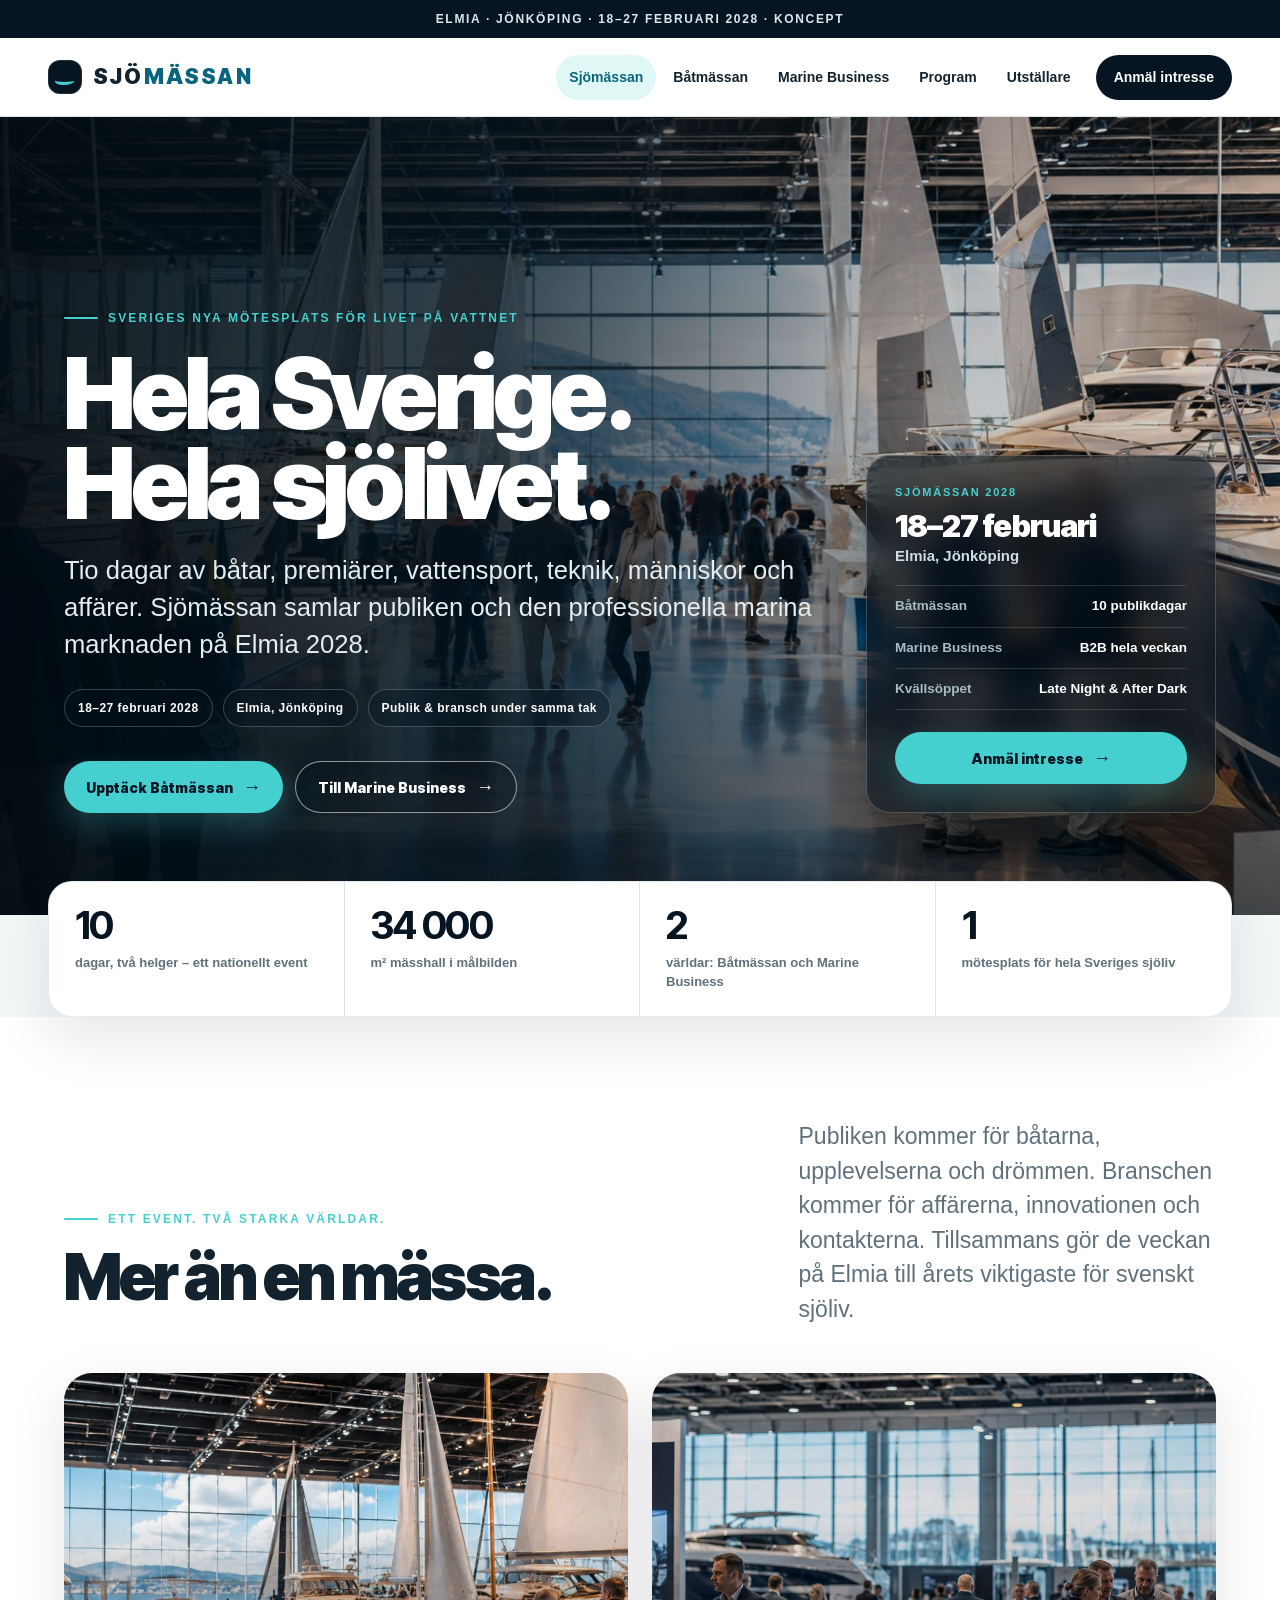
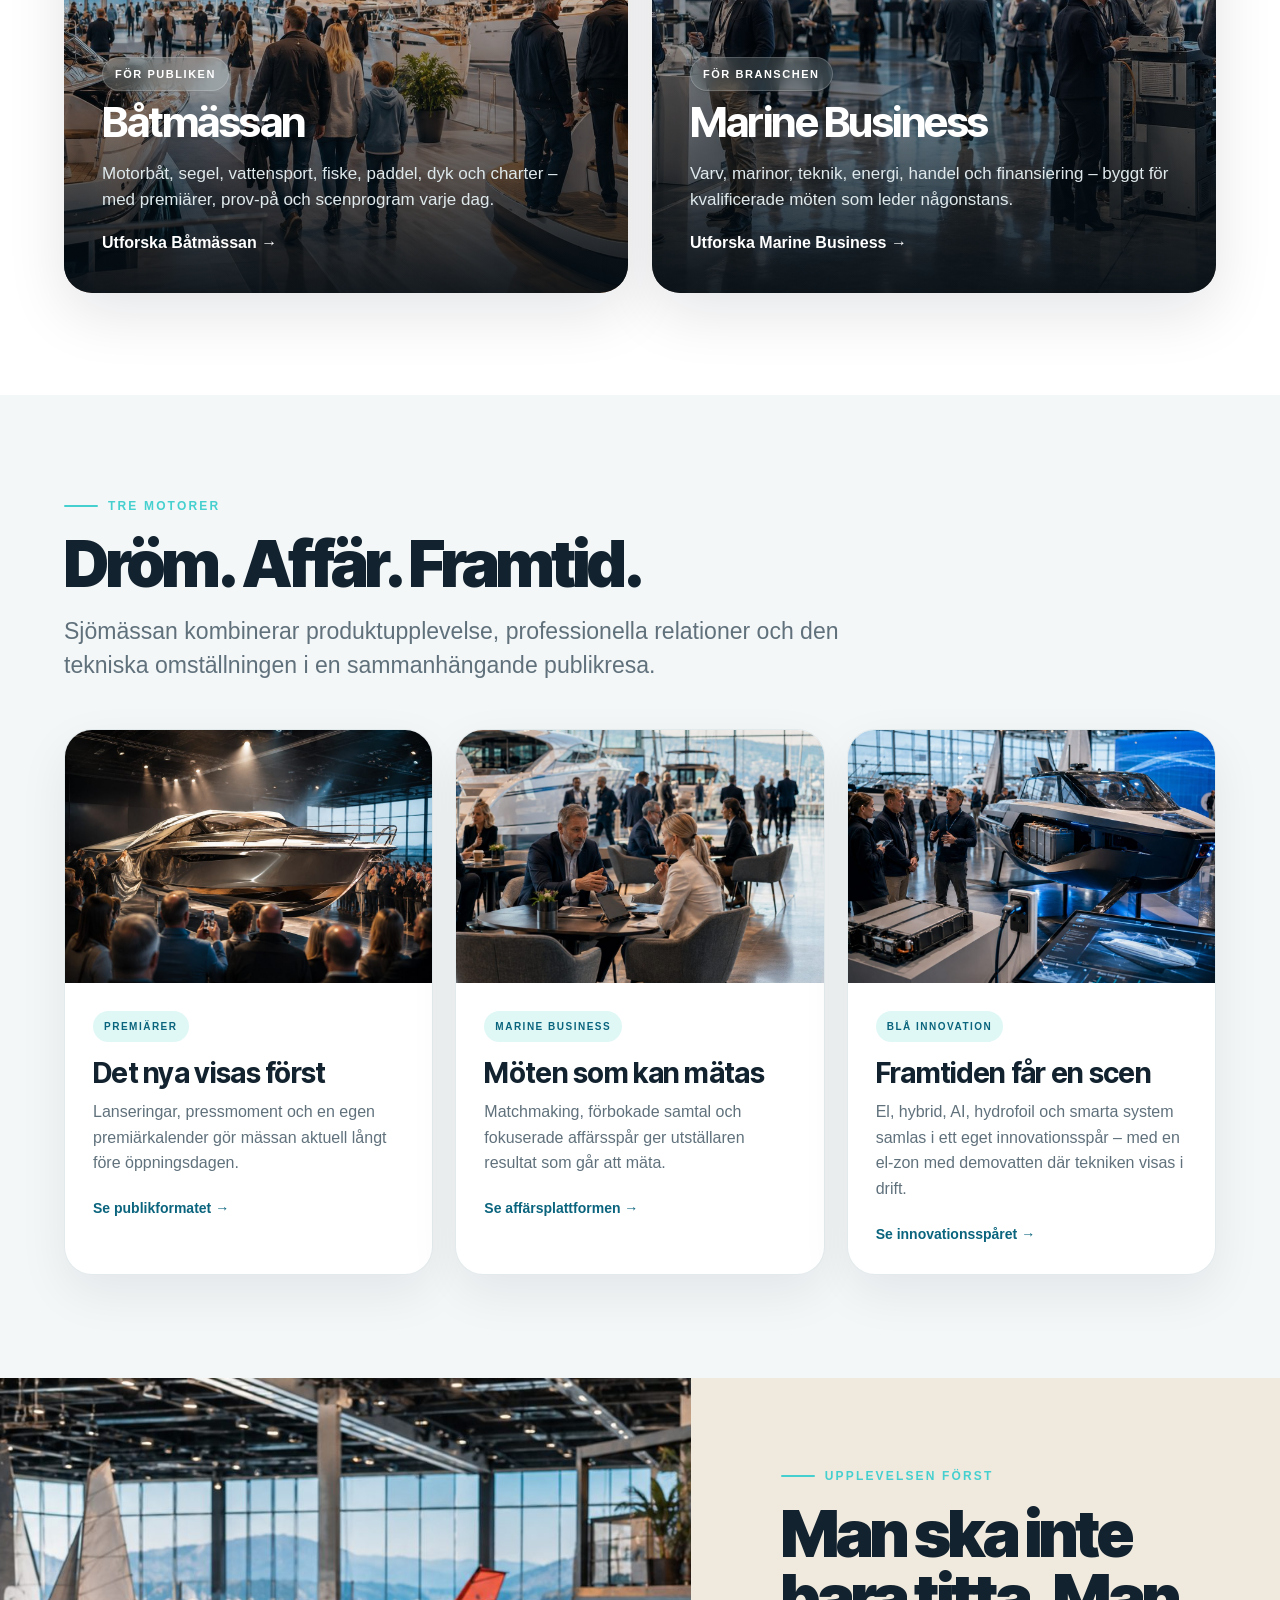
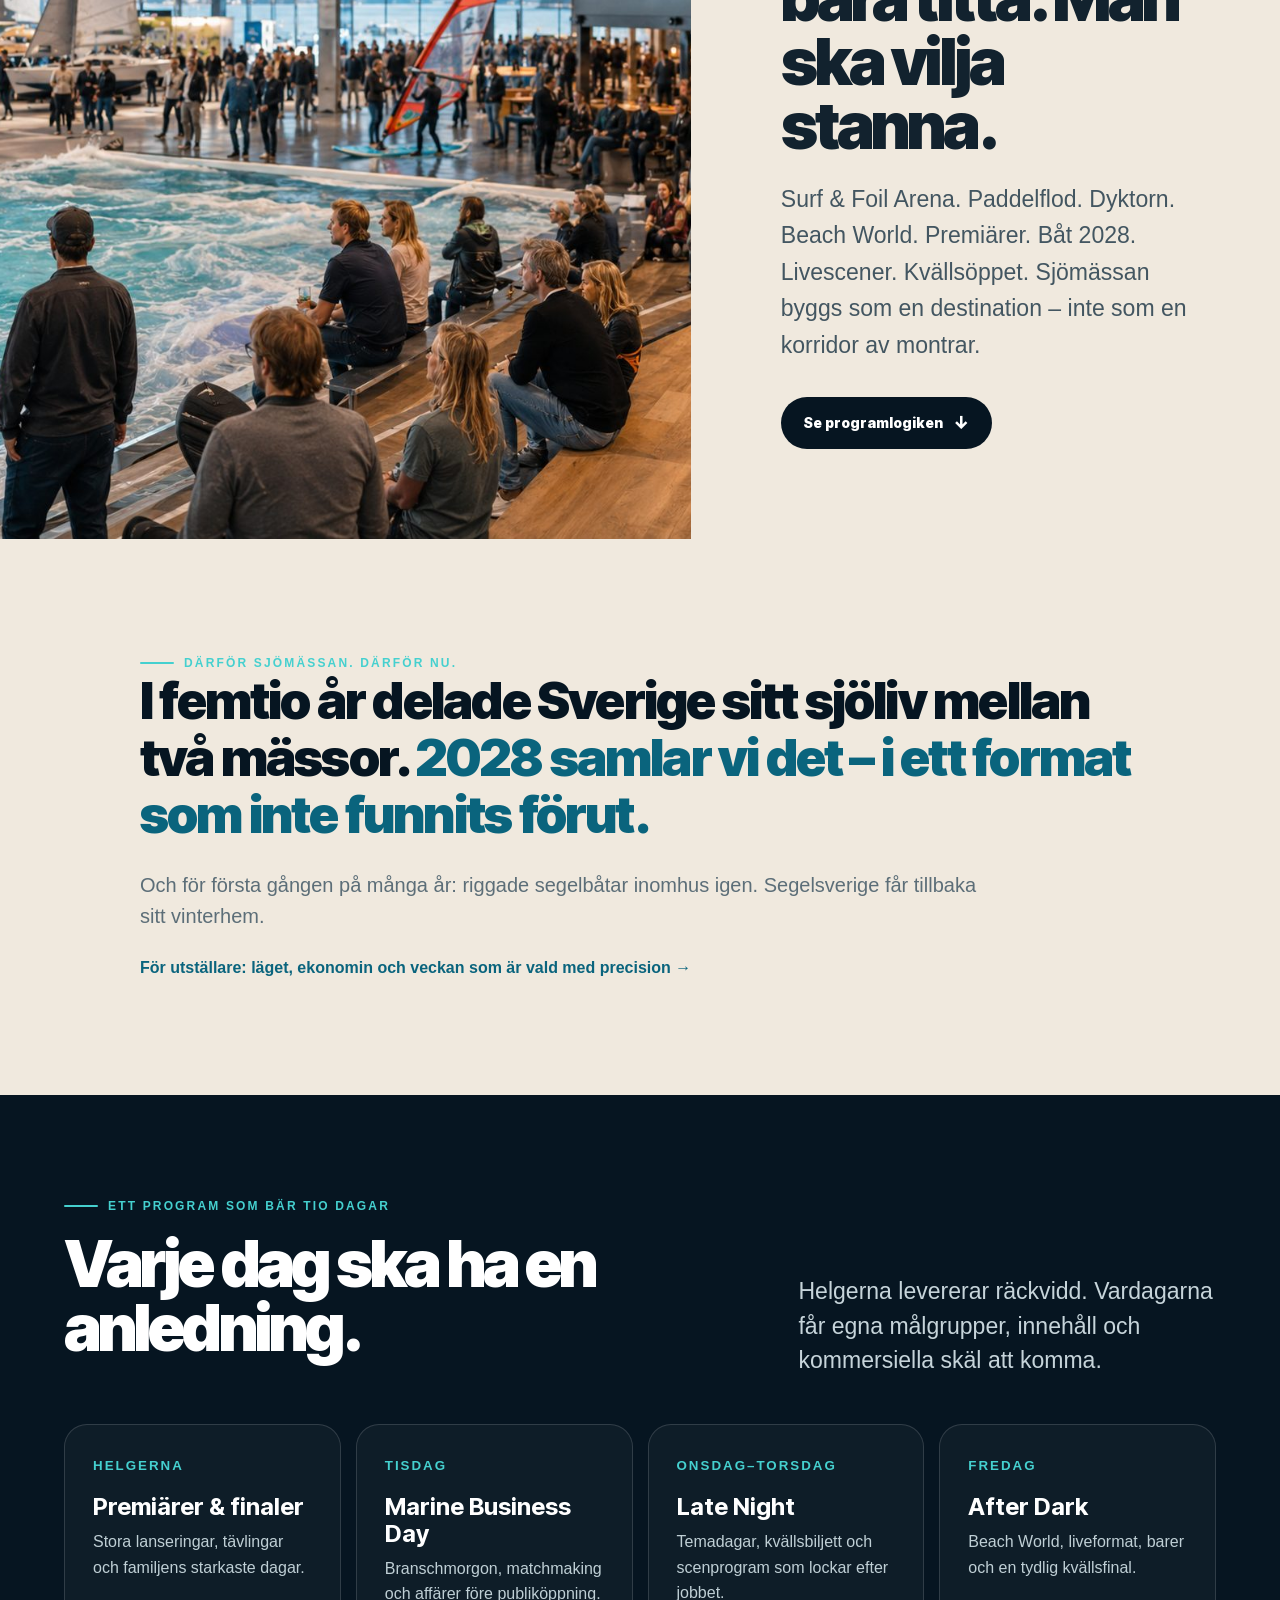
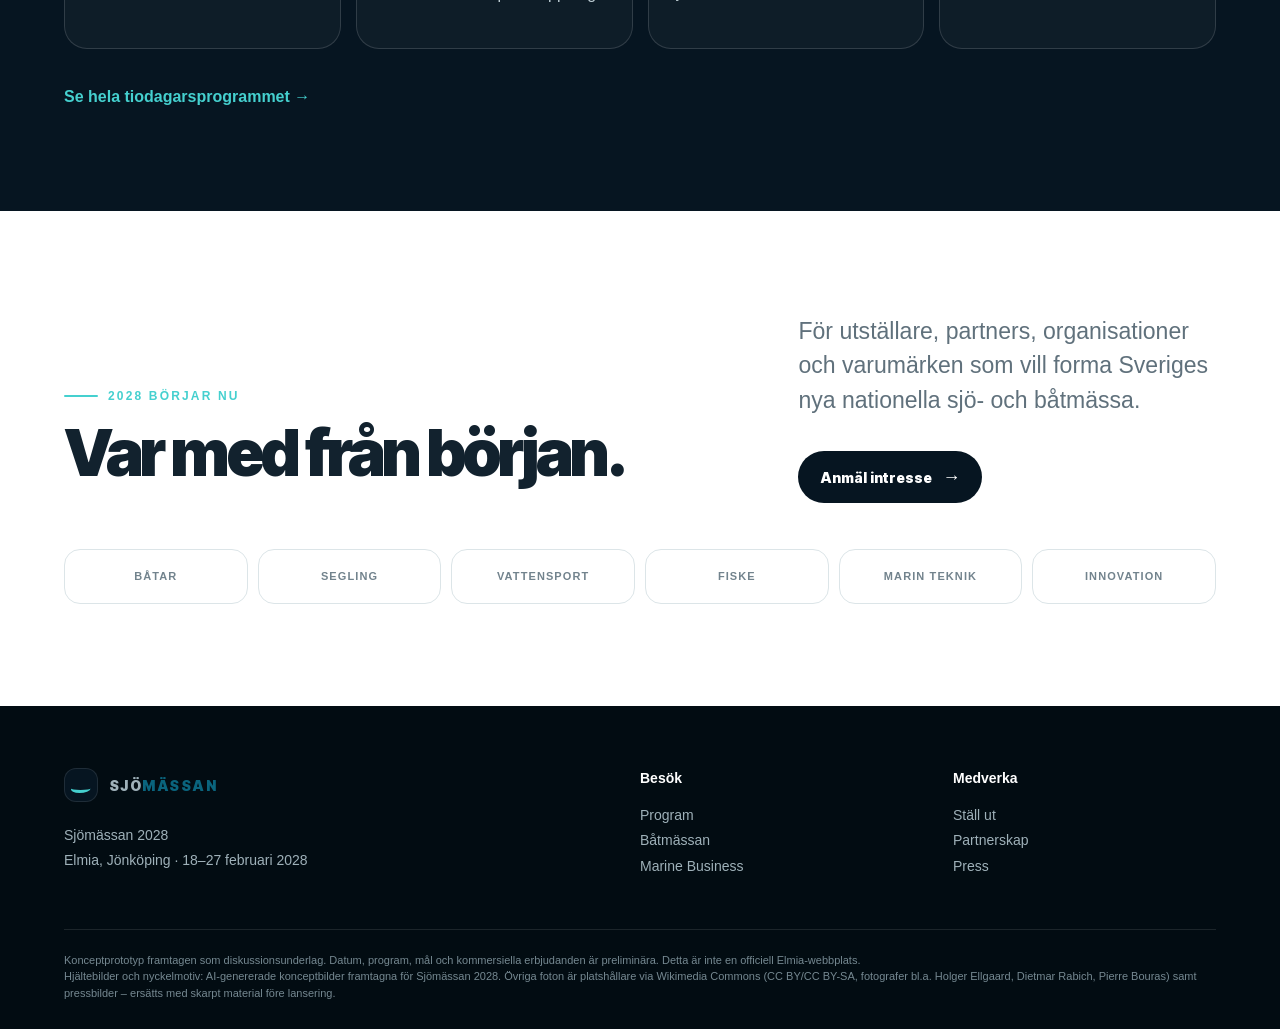
<file: sjomassan-2028/index.html>
<!doctype html><html lang="sv"><head><meta charset="utf-8"><meta name="viewport" content="width=device-width,initial-scale=1,viewport-fit=cover"><title>Sjömässan 2028 | Elmia Jönköping</title><meta name="description" content="Koncept för Sjömässan 2028 på Elmia – Sveriges nya mötesplats för båtliv, marin innovation och affärer."><meta name="robots" content="noindex,nofollow"><meta name="theme-color" content="#061521"><meta property="og:type" content="website"><meta property="og:site_name" content="Sjömässan 2028"><meta property="og:title" content="Sjömässan 2028 – Hela Sverige. Hela sjölivet."><meta property="og:description" content="Tio dagar av båtar, premiärer, vattensport, teknik, människor och affärer. Elmia, Jönköping, 18–27 februari 2028."><meta property="og:image" content="https://sjomassan.se/assets/home-hero.jpg"><meta property="og:url" content="https://sjomassan.se/"><link rel="canonical" href="https://sjomassan.se/"><meta property="og:locale" content="sv_SE"><meta name="twitter:card" content="summary_large_image"><link rel="icon" href="[data-uri]" type="image/svg+xml"><style>:root{
  --navy:#061521;--navy-2:#0b2535;--ink:#12222e;--blue:#0a647d;--aqua:#45d0cf;
  --aqua-soft:#dff8f6;--sand:#f0e9de;--gold:#f2b24b;--white:#fff;--cloud:#f4f7f8;
  --muted:#60717c;--line:#dce5e8;--green:#91e7b9;--shadow:0 20px 60px rgba(6,21,33,.11);
  --radius:28px;--max:1320px;
}
*{box-sizing:border-box}
html{scroll-behavior:smooth}
body{margin:0;background:var(--cloud);color:var(--ink);font-family:-apple-system,BlinkMacSystemFont,"Segoe UI",Roboto,Helvetica,Arial,sans-serif;line-height:1.5;text-rendering:optimizeLegibility}
img{display:block;max-width:100%}
a{color:inherit}
button,input{font:inherit}
.skip-link{position:fixed;left:16px;top:-80px;z-index:1000;background:#fff;padding:12px 18px;border-radius:12px;box-shadow:var(--shadow)}
.skip-link:focus{top:16px}
.topbar{background:var(--navy);color:#dce8ed;padding:10px clamp(18px,4vw,64px);font-size:12px;letter-spacing:.14em;text-transform:uppercase;font-weight:750;text-align:center}
.site-nav{position:sticky;top:0;z-index:50;background:rgba(255,255,255,.94);backdrop-filter:saturate(140%) blur(14px);border-bottom:1px solid rgba(220,229,232,.9)}
.nav-inner{max-width:var(--max);margin:auto;min-height:78px;padding:0 clamp(18px,4vw,48px);display:flex;align-items:center;justify-content:space-between;gap:24px}
.brand{display:inline-flex;align-items:center;gap:11px;text-decoration:none;font-weight:900;letter-spacing:.105em;font-size:21px;white-space:nowrap}
.brand-mark{width:34px;height:34px;border-radius:12px;background:var(--navy);position:relative;box-shadow:inset 0 0 0 1px rgba(255,255,255,.1)}
.brand-mark:before{content:"";position:absolute;left:7px;right:7px;bottom:9px;height:6px;border-bottom:3px solid var(--aqua);border-radius:50%;transform:skewX(-18deg)}
.brand em{font-style:normal;color:var(--blue)}
.nav-links{display:flex;align-items:center;gap:4px}
.nav-links a{position:relative;text-decoration:none;font-size:14px;font-weight:730;padding:12px 13px;border-radius:999px;transition:background .2s ease,color .2s ease,transform .2s ease}
.nav-links a:hover{background:#eef5f6;color:var(--blue)}
.nav-links a[aria-current="page"]{color:var(--blue);background:var(--aqua-soft)}
.nav-links .nav-cta{background:var(--navy);color:#fff;margin-left:8px;padding-inline:18px}
.nav-links .nav-cta:hover{background:#0b2a3c;color:#fff;transform:translateY(-1px)}
.menu-button{display:none;width:46px;height:46px;border:1px solid var(--line);background:#fff;border-radius:15px;align-items:center;justify-content:center;cursor:pointer}
.menu-button span,.menu-button:before,.menu-button:after{content:"";display:block;width:20px;height:2px;background:var(--navy);position:absolute;transition:.2s ease}
.menu-button:before{transform:translateY(-6px)}.menu-button:after{transform:translateY(6px)}
.menu-button[aria-expanded="true"] span{opacity:0}.menu-button[aria-expanded="true"]:before{transform:rotate(45deg)}.menu-button[aria-expanded="true"]:after{transform:rotate(-45deg)}
.hero{position:relative;min-height:min(790px,82vh);display:flex;align-items:flex-end;overflow:hidden;background:var(--navy);color:#fff;isolation:isolate}
.hero-media{position:absolute;inset:0;z-index:-2}.hero-media img{width:100%;height:100%;object-fit:cover;object-position:center;transform:scale(1.025);animation:heroZoom 16s ease-out both}
.hero:after{content:"";position:absolute;inset:0;z-index:-1;background:linear-gradient(90deg,rgba(2,12,19,.94) 0%,rgba(4,20,31,.78) 38%,rgba(4,20,31,.23) 72%,rgba(4,20,31,.14) 100%),linear-gradient(0deg,rgba(2,11,17,.6),transparent 55%)}
.hero-content{width:100%;max-width:var(--max);margin:auto;padding:clamp(120px,15vw,210px) clamp(18px,5vw,72px) clamp(64px,8vw,106px)}
.hero-copy{max-width:850px}
.eyebrow,.kicker{display:flex;align-items:center;gap:10px;font-size:12px;font-weight:850;letter-spacing:.18em;text-transform:uppercase;color:var(--aqua)}
.eyebrow:before,.kicker:before{content:"";width:34px;height:2px;background:currentColor;border-radius:999px}
.hero h1{font-size:clamp(48px,7.7vw,108px);line-height:.92;letter-spacing:-.055em;margin:.22em 0 .22em;font-weight:900;max-width:1000px}
.hero-lead{font-size:clamp(18px,2vw,26px);line-height:1.45;max-width:780px;color:#e4edf0;margin:0}
.hero-meta{display:flex;flex-wrap:wrap;gap:10px;margin-top:26px}.hero-meta span{border:1px solid rgba(255,255,255,.22);background:rgba(4,19,29,.38);backdrop-filter:blur(8px);padding:9px 13px;border-radius:999px;font-size:12px;font-weight:760;letter-spacing:.04em}
.actions{display:flex;gap:12px;flex-wrap:wrap;margin-top:34px}
.button{display:inline-flex;align-items:center;justify-content:center;gap:10px;min-height:52px;padding:0 22px;border-radius:999px;text-decoration:none;font-size:14px;font-weight:850;transition:transform .2s ease,box-shadow .2s ease,background .2s ease}
.button:hover{transform:translateY(-2px)}.button.primary{background:var(--aqua);color:var(--navy);box-shadow:0 12px 30px rgba(69,208,207,.24)}.button.primary:hover{box-shadow:0 16px 38px rgba(69,208,207,.32)}
.button.secondary{border:1px solid rgba(255,255,255,.55);color:#fff;background:rgba(2,12,19,.24)}.button.dark{background:var(--navy);color:#fff}.button.gold{background:var(--gold);color:var(--navy)}.button.green{background:var(--green);color:var(--navy)}
.button .arrow{font-size:18px;line-height:1;transition:transform .2s ease}.button:hover .arrow{transform:translateX(3px)}
.metric-bar{position:relative;z-index:2;max-width:var(--max);margin:-34px auto 0;padding:0 clamp(18px,4vw,48px)}
.metric-grid{display:grid;grid-template-columns:repeat(4,1fr);background:#fff;border-radius:24px;box-shadow:var(--shadow);overflow:hidden;border:1px solid rgba(220,229,232,.75)}
.metric{padding:24px 26px;border-right:1px solid var(--line)}.metric:last-child{border-right:0}.metric strong{display:block;font-size:clamp(27px,3vw,42px);line-height:1;color:var(--navy);letter-spacing:-.04em}.metric span{display:block;margin-top:8px;color:var(--muted);font-size:13px;font-weight:700}
.section{padding:clamp(72px,8vw,118px) clamp(18px,5vw,72px)}.section-inner{max-width:var(--max);margin:auto}
.section.white{background:#fff}.section.navy{background:var(--navy);color:#fff}.section.sand{background:var(--sand)}
.section-head{display:grid;grid-template-columns:minmax(0,1.05fr) minmax(300px,.65fr);gap:60px;align-items:end;margin-bottom:46px}.section-head.single{grid-template-columns:1fr;max-width:850px}
.section h2,.band h2,.cta-panel h2{font-size:clamp(37px,5vw,68px);line-height:1;letter-spacing:-.045em;margin:.26em 0 .28em;font-weight:900}
.section-intro{font-size:clamp(18px,1.8vw,24px);line-height:1.5;color:var(--muted);margin:0}.navy .section-intro{color:#c6d4da}
.text-link{display:inline-flex;align-items:center;gap:8px;color:var(--blue);font-weight:850;text-decoration:none}.text-link:hover{text-decoration:underline;text-underline-offset:5px}
.worlds{display:grid;grid-template-columns:1fr 1fr;gap:24px}.world-card{position:relative;min-height:520px;border-radius:var(--radius);overflow:hidden;color:#fff;box-shadow:var(--shadow);isolation:isolate}.world-card img{position:absolute;inset:0;width:100%;height:100%;object-fit:cover;z-index:-2;transition:transform .7s cubic-bezier(.2,.7,.2,1)}.world-card:hover img{transform:scale(1.045)}.world-card:after{content:"";position:absolute;inset:0;z-index:-1;background:linear-gradient(0deg,rgba(3,13,20,.92),rgba(3,13,20,.04) 72%)}.world-card-content{position:absolute;left:0;right:0;bottom:0;padding:38px}.world-card h3{font-size:clamp(30px,3.3vw,48px);line-height:1.05;letter-spacing:-.035em;margin:.2em 0}.world-card p{font-size:17px;line-height:1.55;color:#dfe9ec;max-width:590px}.world-label{display:inline-flex;padding:8px 12px;border-radius:999px;background:rgba(223,248,246,.16);border:1px solid rgba(255,255,255,.18);backdrop-filter:blur(8px);font-size:11px;letter-spacing:.14em;text-transform:uppercase;font-weight:850}
.card-grid{display:grid;grid-template-columns:repeat(3,1fr);gap:22px}.feature-card{background:#fff;border-radius:var(--radius);overflow:hidden;border:1px solid rgba(220,229,232,.8);box-shadow:0 18px 50px rgba(6,21,33,.07);transition:transform .25s ease,box-shadow .25s ease}.feature-card:hover{transform:translateY(-5px);box-shadow:0 26px 62px rgba(6,21,33,.12)}.feature-card-media{aspect-ratio:1.45/1;overflow:hidden;background:var(--navy)}.feature-card-media img{width:100%;height:100%;object-fit:cover;transition:transform .55s ease}.feature-card:hover img{transform:scale(1.035)}.feature-card-body{padding:28px}.tag{display:inline-flex;padding:8px 11px;border-radius:999px;background:var(--aqua-soft);color:var(--blue);font-size:10px;letter-spacing:.15em;text-transform:uppercase;font-weight:900}.feature-card h3{font-size:clamp(23px,2.2vw,31px);line-height:1.1;letter-spacing:-.025em;margin:.55em 0 .35em}.feature-card p{color:var(--muted);line-height:1.62;margin:0 0 20px}.feature-card .text-link{font-size:14px}
.band{display:grid;grid-template-columns:minmax(0,1.08fr) minmax(420px,.92fr);min-height:620px;background:var(--sand);overflow:hidden}.band-media{min-height:100%;position:relative}.band-media img{width:100%;height:100%;object-fit:cover}.band-copy{padding:clamp(64px,7vw,112px);align-self:center}.band-copy p{font-size:clamp(18px,1.8vw,24px);line-height:1.58;color:#435661;max-width:680px}.band.reverse{grid-template-columns:minmax(420px,.92fr) minmax(0,1.08fr)}.band.reverse .band-media{order:2}.band.navy{background:var(--navy);color:#fff}.band.navy .band-copy p{color:#c5d5db}
.schedule{display:grid;grid-template-columns:repeat(4,1fr);gap:15px;margin-top:46px}.schedule-card{padding:28px;border:1px solid rgba(255,255,255,.14);border-radius:23px;background:rgba(255,255,255,.035);min-height:225px;transition:background .2s ease,transform .2s ease}.schedule-card:hover{background:rgba(255,255,255,.07);transform:translateY(-3px)}.schedule-card small{color:var(--aqua);font-weight:900;letter-spacing:.15em}.schedule-card h3{font-size:24px;line-height:1.12;margin:.7em 0 .35em}.schedule-card p{color:#bfcfd5;line-height:1.6;margin:0}
.stat-grid{display:grid;grid-template-columns:repeat(3,1fr);gap:16px}.stat-card{border-top:1px solid var(--line);padding:25px 6px}.stat-card strong{display:block;font-size:clamp(38px,4vw,60px);line-height:1;letter-spacing:-.05em;color:var(--navy)}.stat-card span{display:block;margin-top:10px;font-size:13px;color:var(--muted);font-weight:760}.stat-card small{display:block;margin-top:5px;color:#8b99a1;text-transform:uppercase;letter-spacing:.12em;font-size:9px;font-weight:850}
.cta-wrap{padding:clamp(54px,7vw,92px) clamp(18px,5vw,72px);background:#fff}.cta-panel{max-width:var(--max);margin:auto;border-radius:34px;overflow:hidden;background:linear-gradient(135deg,var(--navy),#0d3c50);color:#fff;padding:clamp(42px,6vw,82px);position:relative;isolation:isolate}.cta-panel:before{content:"";position:absolute;right:-120px;top:-180px;width:560px;height:560px;border-radius:50%;background:radial-gradient(circle,var(--aqua),transparent 65%);opacity:.18;z-index:-1}.cta-panel p{font-size:clamp(17px,1.8vw,23px);color:#c7d7dc;max-width:760px}.cta-panel .actions{margin-bottom:0}
.logo-strip{display:grid;grid-template-columns:repeat(6,1fr);gap:10px;margin-top:40px}.logo-chip{border:1px solid var(--line);background:#fff;padding:18px 12px;border-radius:16px;text-align:center;font-size:11px;letter-spacing:.1em;color:#72838d;font-weight:850}
.footer{background:#020c12;color:#9fb1b9;padding:62px clamp(18px,5vw,72px) 28px}.footer-inner{max-width:var(--max);margin:auto;display:grid;grid-template-columns:2fr 1fr 1fr;gap:50px}.footer h4{color:#fff;margin:0 0 14px;font-size:14px}.footer p,.footer a{color:#9fb1b9;text-decoration:none;line-height:1.8;font-size:14px}.footer a:hover{color:#fff}.footer-note{max-width:var(--max);margin:36px auto 0;padding-top:22px;border-top:1px solid rgba(255,255,255,.1);font-size:11px;line-height:1.5;color:#758891}
.boat-theme .eyebrow,.boat-theme .kicker{color:#ffd574}.boat-theme .tag{background:#fff1cf;color:#8a5b00}.business-theme .eyebrow,.business-theme .kicker{color:var(--green)}.business-theme .tag{background:#e4f9ed;color:#14633e}
.business-theme .hero:after{background:linear-gradient(90deg,rgba(2,11,17,.94),rgba(4,20,29,.76) 42%,rgba(4,20,29,.14) 78%),linear-gradient(0deg,rgba(2,11,17,.52),transparent 58%)}
.notice{display:inline-flex;align-items:center;gap:9px;border-radius:999px;padding:9px 13px;background:#eef5f6;color:#52656f;font-size:11px;font-weight:750}
@keyframes heroZoom{from{transform:scale(1.08)}to{transform:scale(1.025)}}
@media(max-width:1050px){.section-head{grid-template-columns:1fr;gap:22px}.card-grid{grid-template-columns:1fr 1fr}.schedule{grid-template-columns:1fr 1fr}.metric-grid{grid-template-columns:1fr 1fr}.metric:nth-child(2){border-right:0}.metric:nth-child(-n+2){border-bottom:1px solid var(--line)}.world-card{min-height:460px}.band,.band.reverse{grid-template-columns:1fr}.band.reverse .band-media{order:0}.band-media{min-height:520px}.logo-strip{grid-template-columns:repeat(3,1fr)}}
@media(max-width:820px){
  .topbar{font-size:10px;letter-spacing:.08em}.nav-inner{min-height:68px}.brand{font-size:18px}.brand-mark{width:31px;height:31px}.menu-button{display:flex;position:relative}.nav-links{position:absolute;left:14px;right:14px;top:76px;display:none;flex-direction:column;align-items:stretch;padding:14px;background:#fff;border:1px solid var(--line);border-radius:22px;box-shadow:var(--shadow)}.nav-links.open{display:flex}.nav-links a{padding:14px 16px}.nav-links .nav-cta{margin:5px 0 0;text-align:center}
  .hero{min-height:690px}.hero-media img{object-position:62% center}.hero:after{background:linear-gradient(0deg,rgba(2,11,17,.94) 0%,rgba(2,11,17,.64) 58%,rgba(2,11,17,.14) 100%)}.hero-content{padding-top:170px}.hero h1{font-size:clamp(48px,14vw,75px);max-width:650px}.hero-lead{font-size:18px;max-width:620px}.metric-bar{margin-top:0;padding:0}.metric-grid{border-radius:0;border-left:0;border-right:0}.worlds{grid-template-columns:1fr}.world-card{min-height:500px}.card-grid{grid-template-columns:1fr}.band-media{min-height:430px}.band-copy{padding:64px 24px}.schedule{grid-template-columns:1fr}.section{padding-inline:24px}.footer-inner{grid-template-columns:1fr 1fr}.footer-inner>div:first-child{grid-column:1/-1}}
@media(max-width:520px){.hero{min-height:720px}.hero-content{padding-inline:20px;padding-bottom:56px}.actions{flex-direction:column;align-items:stretch}.button{width:100%}.metric{padding:20px}.metric-grid{grid-template-columns:1fr 1fr}.metric strong{font-size:29px}.metric span{font-size:11px}.world-card{min-height:440px}.world-card-content{padding:27px}.feature-card-body{padding:24px}.band-media{min-height:340px}.stat-grid{grid-template-columns:1fr}.stat-card{padding:20px 0}.logo-strip{grid-template-columns:1fr 1fr}.footer-inner{grid-template-columns:1fr}.footer-inner>div:first-child{grid-column:auto}.cta-panel{border-radius:26px;padding:38px 24px}}
@media(prefers-reduced-motion:reduce){*{scroll-behavior:auto!important;animation:none!important;transition:none!important}}
:focus-visible{outline:3px solid var(--aqua);outline-offset:4px;border-radius:6px}

.prototype-toast{position:fixed;left:50%;bottom:22px;z-index:1000;max-width:min(560px,calc(100vw - 32px));transform:translate(-50%,24px);opacity:0;pointer-events:none;background:#061521;color:#fff;border:1px solid rgba(255,255,255,.16);box-shadow:0 20px 60px rgba(0,0,0,.28);padding:15px 19px;border-radius:16px;font-size:13px;font-weight:700;line-height:1.45;transition:opacity .22s ease,transform .22s ease}.prototype-toast.show{opacity:1;transform:translate(-50%,0)}

.route-view[hidden]{display:none!important}.route-view{display:block}.route-view .hero{margin-top:0}.site-nav .nav-links a.route-active{color:var(--blue);background:var(--aqua-soft)}.route-transition{animation:routeIn .28s ease-out both}@keyframes routeIn{from{opacity:.2;transform:translateY(7px)}to{opacity:1;transform:none}}@media(prefers-reduced-motion:reduce){.route-transition{animation:none}}
.hero-grid{display:grid;grid-template-columns:minmax(0,1fr) 350px;gap:clamp(32px,4vw,64px);align-items:end}
.event-card{background:rgba(4,18,28,.55);border:1px solid rgba(255,255,255,.2);backdrop-filter:blur(14px);border-radius:24px;padding:28px;box-shadow:0 24px 60px rgba(0,0,0,.35)}
.event-card .ec-label{font-size:11px;letter-spacing:.16em;text-transform:uppercase;font-weight:850;color:var(--aqua)}
.event-card .ec-date{font-size:31px;font-weight:900;letter-spacing:-.03em;line-height:1.05;margin:10px 0 2px}
.event-card .ec-place{color:#cfdde2;font-size:15px;font-weight:700}
.event-card ul{list-style:none;margin:18px 0 20px;padding:0;border-top:1px solid rgba(255,255,255,.14)}
.event-card li{display:flex;justify-content:space-between;gap:14px;padding:10px 0;border-bottom:1px solid rgba(255,255,255,.14);font-size:13.5px}
.event-card li span:first-child{color:#a7bcc4;font-weight:700}
.event-card li span:last-child{font-weight:800;text-align:right}
.event-card .button{width:100%;margin-top:2px}
@media(max-width:1050px){.hero-grid{grid-template-columns:1fr}.event-card{display:none}}

@font-face{font-family:'Inter Tight';font-style:normal;font-weight:700 900;font-display:swap;src:url('assets/fonts/inter-tight.woff2') format('woff2')}
h1,h2,h3,.brand,.metric strong,.stat-card strong,.ec-date,.button,.schedule-card h3{font-family:'Inter Tight',-apple-system,BlinkMacSystemFont,'Segoe UI',Roboto,Helvetica,Arial,sans-serif}
.hero h1{letter-spacing:-.045em}

.vz-backdrop{position:fixed;inset:0;z-index:200;background:rgba(3,13,20,.66);backdrop-filter:blur(6px);display:grid;place-items:center;padding:18px}
.vz-backdrop[hidden]{display:none}
.vz-modal{width:min(560px,100%);max-height:min(88vh,760px);overflow:auto;background:#fff;color:var(--ink);border-radius:26px;padding:clamp(26px,4vw,40px);box-shadow:0 40px 120px rgba(0,0,0,.4);position:relative}
.vz-modal h3{font-size:clamp(26px,3vw,34px);letter-spacing:-.03em;line-height:1.05;margin:.35em 0 .3em}
.vz-modal .kicker{color:var(--blue)}
.vz-close{position:absolute;top:16px;right:16px;width:40px;height:40px;border:1px solid var(--line);border-radius:12px;background:#fff;font-size:17px;cursor:pointer;line-height:1}
.vz-close:hover{background:#eef5f6}
.vz-roles{display:flex;flex-wrap:wrap;gap:8px;margin:14px 0 4px}
.vz-roles label{cursor:pointer}
.vz-roles input{position:absolute;opacity:0;pointer-events:none}
.vz-roles span{display:inline-flex;padding:10px 15px;border-radius:999px;border:1px solid var(--line);font-size:13.5px;font-weight:800;transition:.15s ease}
.vz-roles input:checked+span{background:var(--navy);border-color:var(--navy);color:#fff}
.vz-roles input:focus-visible+span{outline:3px solid var(--aqua);outline-offset:2px}
.vz-field{margin-top:14px}
.vz-field label{display:block;font-size:12px;font-weight:850;letter-spacing:.06em;text-transform:uppercase;color:#52656f;margin-bottom:6px}
.vz-field input,.vz-field textarea{width:100%;border:1px solid var(--line);border-radius:14px;padding:13px 15px;font-size:15.5px;background:#fbfdfd}
.vz-field input:focus,.vz-field textarea:focus{outline:3px solid var(--aqua);outline-offset:1px;border-color:var(--blue)}
.vz-modal .button{width:100%;margin-top:20px;border:0;cursor:pointer}
.vz-note{margin-top:14px;font-size:12px;color:#7c8d96;line-height:1.5}
.vz-done{text-align:center;padding:26px 6px}
.vz-done-mark{width:64px;height:64px;margin:0 auto 18px;border-radius:50%;background:var(--aqua-soft);display:grid;place-items:center;color:var(--blue);font-size:28px;font-weight:900}
.vz-done p{color:var(--muted);max-width:400px;margin:10px auto 0}

.day-grid{display:grid;grid-template-columns:repeat(5,1fr);gap:14px}
.day-card{background:#fff;border:1px solid var(--line);border-radius:20px;padding:20px 19px;min-height:190px;display:flex;flex-direction:column;transition:transform .2s ease,box-shadow .2s ease}
.day-card:hover{transform:translateY(-3px);box-shadow:0 18px 45px rgba(6,21,33,.1)}
.day-card small{font-size:10.5px;letter-spacing:.14em;font-weight:900;color:var(--blue);text-transform:uppercase}
.day-card .day-num{font-family:'Inter Tight',sans-serif;font-size:33px;font-weight:900;letter-spacing:-.04em;color:var(--navy);line-height:1;margin:8px 0 2px}
.day-card h3{font-size:16.5px;line-height:1.2;margin:6px 0 5px}
.day-card p{font-size:13px;color:var(--muted);line-height:1.5;margin:0}
.day-card.biz{background:var(--navy);border-color:var(--navy);color:#fff}
.day-card.biz small{color:var(--green)}.day-card.biz .day-num{color:#fff}.day-card.biz p{color:#bccdd4}
.day-card.night{background:#0b2535;border-color:#0b2535;color:#fff}
.day-card.night small{color:var(--gold)}.day-card.night .day-num{color:#fff}.day-card.night p{color:#bccdd4}
.form-card{background:#fff;border-radius:30px;box-shadow:var(--shadow);border:1px solid rgba(220,229,232,.8);padding:clamp(28px,4vw,48px);max-width:680px}
.form-card h3{font-size:clamp(24px,2.6vw,32px);letter-spacing:-.03em;margin:0 0 6px}
.intresse-grid{display:grid;grid-template-columns:minmax(0,1fr) minmax(300px,.72fr);gap:clamp(28px,4vw,56px);align-items:start}
.side-info h3{font-size:21px;letter-spacing:-.02em;margin:0 0 8px}
.side-info .block{border-top:1px solid var(--line);padding:22px 2px}
.side-info p{color:var(--muted);font-size:14.5px;line-height:1.6;margin:0}
.nav-links .nav-cta.route-active{background:var(--navy);color:#fff}

.goal-grid{display:grid;grid-template-columns:repeat(4,1fr);gap:16px}
.goal-card{background:#fff;border:1px solid var(--line);border-radius:22px;padding:26px 24px;text-align:left}
.goal-card strong{display:block;font-family:'Inter Tight',sans-serif;font-size:clamp(30px,3.2vw,44px);font-weight:900;letter-spacing:-.04em;color:var(--navy);line-height:1}
.goal-card span{display:block;margin-top:9px;color:var(--muted);font-size:13.5px;font-weight:700;line-height:1.45}
.pkg-grid{display:grid;grid-template-columns:repeat(3,1fr);gap:18px}
.pkg-card{background:#fff;border:1px solid var(--line);border-radius:24px;padding:30px 28px;display:flex;flex-direction:column}
.pkg-card.hot{background:var(--navy);color:#fff;border-color:var(--navy)}
.pkg-card small{font-size:11px;letter-spacing:.15em;font-weight:900;text-transform:uppercase;color:var(--blue)}
.pkg-card.hot small{color:var(--aqua)}
.pkg-card h3{font-size:22px;letter-spacing:-.02em;margin:.5em 0 .4em}
.pkg-card p{color:var(--muted);font-size:14.5px;line-height:1.55;margin:0 0 14px}
.pkg-card.hot p{color:#c2d2d8}
.pkg-card ul{list-style:none;margin:auto 0 0;padding:0}
.pkg-card li{padding:8px 0;border-top:1px solid var(--line);font-size:13.5px;line-height:1.45}
.pkg-card.hot li{border-top-color:rgba(255,255,255,.14)}
.promise{margin-top:26px;border:2px dashed var(--line);border-radius:24px;padding:28px 30px;background:#fbfdfd}
.promise h3{font-size:19px;letter-spacing:-.01em;margin:0 0 10px}
.promise p{color:var(--muted);font-size:14.5px;line-height:1.65;margin:0}
.en-block{border-top:1px solid var(--line);margin-top:0;padding:clamp(48px,6vw,72px) clamp(18px,5vw,72px);background:#fff}
.en-block .inner{max-width:840px;margin:auto}
.en-block h3{font-size:clamp(21px,2.3vw,27px);letter-spacing:-.02em;margin:0 0 10px}
.en-block p{color:var(--muted);line-height:1.65;margin:0 0 10px}
@media(max-width:1050px){.goal-grid{grid-template-columns:1fr 1fr}.pkg-grid{grid-template-columns:1fr}}
@media(max-width:520px){.goal-grid{grid-template-columns:1fr}}
.fact-grid{display:grid;grid-template-columns:repeat(3,1fr);gap:18px}
.fact-grid.four{grid-template-columns:repeat(2,1fr)}
@media(max-width:900px){.fact-grid.four{grid-template-columns:1fr}}
.fact-card{border-radius:24px;padding:30px 28px;background:#fff;border:1px solid var(--line)}
.fact-card small{font-size:11px;letter-spacing:.15em;font-weight:900;text-transform:uppercase;color:var(--blue)}
.fact-card h3{font-size:22px;letter-spacing:-.02em;line-height:1.15;margin:.5em 0 .35em}
.fact-card p{color:var(--muted);line-height:1.6;margin:0;font-size:15px}
.statement{background:var(--sand);padding:clamp(72px,9vw,120px) clamp(18px,5vw,72px)}
.statement-inner{max-width:1000px;margin:auto}
.statement p.big{font-family:'Inter Tight',sans-serif;font-size:clamp(28px,4vw,52px);line-height:1.12;letter-spacing:-.035em;font-weight:900;color:var(--navy);margin:0 0 26px}
.statement p.big em{font-style:normal;color:var(--blue)}
.compare{display:grid;grid-template-columns:1fr 1fr;gap:20px;align-items:stretch}
.compare-col{border-radius:26px;padding:34px 32px}
.compare-col.then{background:#eef2f4;border:1px solid var(--line);color:#5c6e78}
.compare-col.now{background:var(--navy);color:#fff;box-shadow:0 24px 60px rgba(6,21,33,.25)}
.compare-col small{font-size:11px;letter-spacing:.15em;font-weight:900;text-transform:uppercase;display:block;margin-bottom:12px}
.compare-col.then small{color:#8798a2}.compare-col.now small{color:var(--aqua)}
.compare-col h3{font-size:clamp(21px,2.2vw,27px);letter-spacing:-.02em;margin:0 0 16px}
.compare-col.then h3{color:#42535d}
.compare-col ul{list-style:none;margin:0;padding:0}
.compare-col li{padding:11px 0;border-top:1px solid rgba(0,0,0,.07);font-size:15.5px;line-height:1.45}
.compare-col.now li{border-top-color:rgba(255,255,255,.14)}
.compare-col.now li strong{color:var(--aqua)}
.timeline{display:grid;grid-template-columns:repeat(4,1fr);gap:0;position:relative;margin-top:44px}
.timeline:before{content:"";position:absolute;top:23px;left:6%;right:6%;height:2px;background:var(--line)}
.tl-item{position:relative;text-align:center;padding:0 12px}
.tl-item .dot{width:14px;height:14px;border-radius:50%;background:#cdd9dd;border:3px solid #fff;box-shadow:0 0 0 1px var(--line);margin:17px auto 16px;position:relative;z-index:1}
.tl-item small{display:block;font-size:10.5px;letter-spacing:.14em;font-weight:900;text-transform:uppercase;color:#8798a2}
.tl-item h4{font-size:16.5px;letter-spacing:-.01em;margin:8px 0 5px}
.tl-item p{font-size:13px;color:var(--muted);line-height:1.5;margin:0}
.tl-item.hot .dot{width:22px;height:22px;background:var(--aqua);box-shadow:0 0 0 7px rgba(69,208,207,.22);margin-top:13px;margin-bottom:12px}
.tl-item.hot small{color:var(--blue)}
.tl-item.hot h4{font-size:19px;color:var(--navy)}
@media(max-width:900px){.fact-grid{grid-template-columns:1fr}.compare{grid-template-columns:1fr}.timeline{grid-template-columns:1fr;gap:8px}.timeline:before{left:19px;right:auto;top:4%;bottom:4%;width:2px;height:auto}.tl-item{text-align:left;padding-left:52px;padding-bottom:18px}.tl-item .dot{position:absolute;left:13px;top:4px;margin:0}.tl-item.hot .dot{left:9px}}

.schedule.cols3{grid-template-columns:repeat(3,1fr)}
@media(max-width:1050px){.schedule.cols3{grid-template-columns:1fr 1fr}}
@media(max-width:820px){.schedule.cols3{grid-template-columns:1fr}}
@media(max-width:1050px){.day-grid{grid-template-columns:repeat(2,1fr)}.intresse-grid{grid-template-columns:1fr}}
@media(max-width:520px){.day-grid{grid-template-columns:1fr}.day-card{min-height:0}}
.logo-chip em{display:block;margin-top:8px;font-style:normal;font-size:9.5px;letter-spacing:.08em;font-weight:850;color:var(--blue)}.dot-open,.dot-full{display:inline-block;width:7px;height:7px;border-radius:50%;margin-right:5px;vertical-align:1px}.dot-open{border:2px solid var(--blue)}.dot-full{background:var(--blue);border:2px solid var(--blue)}.plan-times{list-style:none;margin:14px 0 0;padding:0}.plan-times li{display:flex;gap:13px;padding:8px 0;border-top:1px solid var(--line);font-size:13.5px;color:var(--muted);line-height:1.5}.plan-times li strong{font-family:'Inter Tight',sans-serif;font-weight:900;color:var(--navy);min-width:50px;font-size:13.5px;flex-shrink:0}.tl-cal{margin-top:26px;border:1px solid var(--line);border-radius:24px;background:#fbfdfd;padding:28px 30px}.tl-cal h3{font-size:19px;letter-spacing:-.01em;margin:0 0 4px}.tl-cal>p{color:var(--muted);font-size:14.5px;line-height:1.6;margin:0}.tl-cal ol{list-style:none;margin:16px 0 0;padding:0}.tl-cal li{display:flex;gap:18px;padding:11px 0;border-top:1px solid var(--line);font-size:14px;color:var(--muted);line-height:1.55}.tl-cal li strong{font-family:'Inter Tight',sans-serif;font-weight:900;color:var(--navy);min-width:170px;flex-shrink:0;font-size:14px}.tl-cal .actions{margin-top:20px}@media(max-width:900px){.card-grid[data-cols="3"]{grid-template-columns:1fr!important}}.card-grid[data-cols="2"]{grid-template-columns:repeat(2,1fr)}@media(max-width:820px){.card-grid[data-cols="2"]{grid-template-columns:1fr}}@media(max-width:640px){.tl-cal li{flex-direction:column;gap:2px}.tl-cal li strong{min-width:0}.tl-cal{padding:22px 20px}}</style><link rel="preload" as="font" type="font/woff2" href="assets/fonts/inter-tight.woff2" crossorigin><link rel="preload" as="image" href="assets/home-hero.jpg"></head><body><a class="skip-link" href="#page-content">Hoppa till innehållet</a><div class="topbar">Elmia · Jönköping · 18–27 februari 2028 · Koncept</div><nav class="site-nav" aria-label="Huvudnavigation"><div class="nav-inner"><a class="brand" href="#home"><span class="brand-mark" aria-hidden="true"></span><span>SJÖ<em>MÄSSAN</em></span></a><button class="menu-button" aria-expanded="false" aria-controls="main-nav" aria-label="Öppna meny"><span></span></button><div class="nav-links" id="main-nav"><a href="#home" data-route-link="home">Sjömässan</a><a href="#boat" data-route-link="boat">Båtmässan</a><a href="#business" data-route-link="business">Marine Business</a><a href="#program" data-route-link="program">Program</a><a href="#utstallare" data-route-link="utstallare">Utställare</a><a class="nav-cta" href="#intresse" data-route-link="intresse">Anmäl intresse</a></div></div></nav><div id="page-content"><main class="route-view" data-route="home" hidden="" id="main"><section class="hero"><div class="hero-media"><img fetchpriority="high" alt="Mässhall full av båtar och besökare på en internationell båtmässa" src="assets/home-hero.jpg"/></div><div class="hero-content"><div class="hero-grid"><div class="hero-copy"><div class="eyebrow">Sveriges nya mötesplats för livet på vattnet</div><h1>Hela Sverige.<br/>Hela sjölivet.</h1><p class="hero-lead">Tio dagar av båtar, premiärer, vattensport, teknik, människor och affärer. Sjömässan samlar publiken och den professionella marina marknaden på Elmia 2028.</p><div class="hero-meta"><span>18–27 februari 2028</span><span>Elmia, Jönköping</span><span>Publik &amp; bransch under samma tak</span></div><div class="actions"><a class="button primary" href="#boat">Upptäck Båtmässan <span class="arrow">→</span></a><a class="button secondary" href="#business">Till Marine Business <span class="arrow">→</span></a></div></div><aside class="event-card" aria-label="Snabbfakta om Sjömässan 2028"><div class="ec-label">Sjömässan 2028</div><div class="ec-date">18–27 februari</div><div class="ec-place">Elmia, Jönköping</div><ul><li><span>Båtmässan</span><span>10 publikdagar</span></li><li><span>Marine Business</span><span>B2B hela veckan</span></li><li><span>Kvällsöppet</span><span>Late Night &amp; After Dark</span></li></ul><a class="button primary" data-prototype="true" href="#home-intresse">Anmäl intresse <span class="arrow">→</span></a></aside></div></div></section><div class="metric-bar"><div class="metric-grid"><div class="metric"><strong>10</strong><span>dagar, två helger – ett nationellt event</span></div><div class="metric"><strong>34 000</strong><span>m² mässhall i målbilden</span></div><div class="metric"><strong>2</strong><span>världar: Båtmässan och Marine Business</span></div><div class="metric"><strong>1</strong><span>mötesplats för hela Sveriges sjöliv</span></div></div></div><section class="section white"><div class="section-inner"><div class="section-head"><div><div class="kicker">Ett event. Två starka världar.</div><h2>Mer än en mässa.</h2></div><p class="section-intro">Publiken kommer för båtarna, upplevelserna och drömmen. Branschen kommer för affärerna, innovationen och kontakterna. Tillsammans gör de veckan på Elmia till årets viktigaste för svenskt sjöliv.</p></div><div class="worlds"><a class="world-card" href="#boat"><img alt="Familjer och besökare bland båtarna i mässhallen" src="assets/boat-world.jpg" loading="lazy" decoding="async"/><div class="world-card-content"><span class="world-label">För publiken</span><h3>Båtmässan</h3><p>Motorbåt, segel, vattensport, fiske, paddel, dyk och charter – med premiärer, prov-på och scenprogram varje dag.</p><span class="text-link" style="color:#fff">Utforska Båtmässan →</span></div></a><a class="world-card" href="#business"><img alt="Branschbesökare bland teknikmontrar och båtar på Marine Business-golvet" src="assets/business-world.jpg" loading="lazy" decoding="async"/><div class="world-card-content"><span class="world-label">För branschen</span><h3>Marine Business</h3><p>Varv, marinor, teknik, energi, handel och finansiering – byggt för kvalificerade möten som leder någonstans.</p><span class="text-link" style="color:#fff">Utforska Marine Business →</span></div></a></div></div></section><section class="section"><div class="section-inner"><div class="section-head single"><div><div class="kicker">Tre motorer</div><h2>Dröm. Affär. Framtid.</h2><p class="section-intro">Sjömässan kombinerar produktupplevelse, professionella relationer och den tekniska omställningen i en sammanhängande publikresa.</p></div></div><div class="card-grid"><article class="feature-card"><div class="feature-card-media"><img alt="Ny båtmodell avtäcks under strålkastare inför publik" src="assets/premiere.jpg" loading="lazy" decoding="async"/></div><div class="feature-card-body"><span class="tag">Premiärer</span><h3>Det nya visas först</h3><p>Lanseringar, pressmoment och en egen premiärkalender gör mässan aktuell långt före öppningsdagen.</p><a class="text-link" href="#boat-highlights">Se publikformatet →</a></div></article><article class="feature-card"><div class="feature-card-media"><img alt="Förbokade affärsmöten vid borden på mässgolvet" src="assets/meetings.jpg" loading="lazy" decoding="async"/></div><div class="feature-card-body"><span class="tag">Marine Business</span><h3>Möten som kan mätas</h3><p>Matchmaking, förbokade samtal och fokuserade affärsspår ger utställaren resultat som går att mäta.</p><a class="text-link" href="#business-plattform">Se affärsplattformen →</a></div></article><article class="feature-card"><div class="feature-card-media"><img alt="Eldriven foilbåt med öppet batterisystem visas för besökare" src="assets/etech.jpg" loading="lazy" decoding="async"/></div><div class="feature-card-body"><span class="tag">Blå innovation</span><h3>Framtiden får en scen</h3><p>El, hybrid, AI, hydrofoil och smarta system samlas i ett eget innovationsspår – med en el-zon med demovatten där tekniken visas i drift.</p><a class="text-link" href="#business-innovation">Se innovationsspåret →</a></div></article></div></div></section><section class="band"><div class="band-media"><img alt="Surf & Foil Arena inomhus med våg, foilåkare och publik" src="assets/surf-band.jpg" loading="lazy" decoding="async"/></div><div class="band-copy"><div class="kicker">Upplevelsen först</div><h2>Man ska inte bara titta. Man ska vilja stanna.</h2><p>Surf &amp; Foil Arena. Paddelflod. Dyktorn. Beach World. Premiärer. Båt 2028. Livescener. Kvällsöppet. Sjömässan byggs som en destination – inte som en korridor av montrar.</p><div class="actions"><a class="button dark" data-scroll-route="home" href="#home-program">Se programlogiken <span class="arrow">↓</span></a></div></div></section><section class="statement"><div class="statement-inner"><div class="kicker">Därför Sjömässan. Därför nu.</div><p class="big">I femtio år delade Sverige sitt sjöliv mellan två mässor. <em>2028 samlar vi det – i ett format som inte funnits förut.</em></p><p style="color:#5c6e78;font-size:clamp(16px,1.6vw,20px);line-height:1.55;max-width:840px;margin:0 0 24px">Och för första gången på många år: riggade segelbåtar inomhus igen. Segelsverige får tillbaka sitt vinterhem.</p><a class="text-link" href="#utstallare">För utställare: läget, ekonomin och veckan som är vald med precision →</a></div></section><section class="section navy" id="home-program"><div class="section-inner"><div class="section-head"><div><div class="eyebrow">Ett program som bär tio dagar</div><h2>Varje dag ska ha en anledning.</h2></div><p class="section-intro">Helgerna levererar räckvidd. Vardagarna får egna målgrupper, innehåll och kommersiella skäl att komma.</p></div><div class="schedule"><article class="schedule-card"><small>HELGERNA</small><h3>Premiärer &amp; finaler</h3><p>Stora lanseringar, tävlingar och familjens starkaste dagar.</p></article><article class="schedule-card"><small>TISDAG</small><h3>Marine Business Day</h3><p>Branschmorgon, matchmaking och affärer före publiköppning.</p></article><article class="schedule-card"><small>ONSDAG–TORSDAG</small><h3>Late Night</h3><p>Temadagar, kvällsbiljett och scenprogram som lockar efter jobbet.</p></article><article class="schedule-card"><small>FREDAG</small><h3>After Dark</h3><p>Beach World, liveformat, barer och en tydlig kvällsfinal.</p></article></div><div style="margin-top:36px"><a class="text-link" href="#program-dagar" style="color:var(--aqua)">Se hela tiodagarsprogrammet →</a></div></div></section><section class="section white" id="home-intresse"><div class="section-inner"><div class="section-head"><div><div class="kicker">2028 börjar nu</div><h2>Var med från början.</h2></div><div><p class="section-intro">För utställare, partners, organisationer och varumärken som vill forma Sveriges nya nationella sjö- och båtmässa.</p><div class="actions"><a class="button dark" data-prototype="true" data-scroll-route="home" href="#home-intresse">Anmäl intresse <span class="arrow">→</span></a></div></div></div><div class="logo-strip"><div class="logo-chip">BÅTAR</div><div class="logo-chip">SEGLING</div><div class="logo-chip">VATTENSPORT</div><div class="logo-chip">FISKE</div><div class="logo-chip">MARIN TEKNIK</div><div class="logo-chip">INNOVATION</div></div></div></section></main><main class="route-view boat-theme" data-route="boat" hidden="" id="main"><section class="hero"><div class="hero-media"><img alt="Besökare kliver ombord på motorbåtar inne på mässan" src="assets/boat-hero.jpg" loading="lazy" decoding="async"/></div><div class="hero-content"><div class="hero-copy"><div class="eyebrow">Sveriges Båtmässa 2028</div><h1>Där hela båtsverige möts.</h1><p class="hero-lead">Båtarna du vill kliva ombord på. Nyheterna du vill se först. Kunskapen du inte hittar i en webbshop. Och tio dagar fulla av vatten, fart och inspiration.</p><div class="hero-meta"><span>Motor · Segel · Fiske</span><span>Premiärer varje dag</span><span>Upplevelser för hela familjen</span></div><div class="actions"><a class="button gold" data-scroll-route="boat" href="#boat-intresse">Bevaka biljettsläppet <span class="arrow">→</span></a><a class="button secondary" data-scroll-route="boat" href="#boat-highlights">Se höjdpunkterna <span class="arrow">↓</span></a><a class="button secondary" href="#program-praktiskt">Planera besöket <span class="arrow">→</span></a></div></div></div></section><div class="metric-bar"><div class="metric-grid"><div class="metric"><strong>300+</strong><span>båtar i målbilden</span></div><div class="metric"><strong>30+</strong><span>premiärer och lanseringar</span></div><div class="metric"><strong>5</strong><span>scener och kunskapsformat</span></div><div class="metric"><strong>10</strong><span>dagar av sjöliv och inspiration</span></div></div></div><section class="section white"><div class="section-inner"><div class="section-head"><div><div class="kicker">Från dröm till beslut</div><h2>Se. Känn. Jämför.</h2></div><div><p class="section-intro">Motorbåtar, segelbåtar, familjebåtar, premium, motorer, elektronik, tillbehör, fiske, paddel, dyk, charter och vattensport – samlat under ett tak.</p></div></div><div class="stat-grid"><div class="stat-card"><strong>Ombord</strong><span>Jämför verkliga miljöer, volymer och material.</span></div><div class="stat-card"><strong>På plats</strong><span>Möt varv, återförsäljare och experter direkt.</span></div><div class="stat-card"><strong>I rörelse</strong><span>Se vattensport och teknik i levande format.</span></div></div><div class="logo-strip" style="margin-top:44px"><div class="logo-chip">MOTOR &amp; DRIVLINA<em><i class="dot-open"></i>BOKNING PÅGÅR</em></div><div class="logo-chip">MARINELEKTRONIK<em><i class="dot-open"></i>BOKNING PÅGÅR</em></div><div class="logo-chip">SEGEL, RIGG &amp; KAPELL<em><i class="dot-open"></i>BOKNING PÅGÅR</em></div><div class="logo-chip">TILLBEHÖR &amp; UTRUSTNING<em><i class="dot-open"></i>BOKNING PÅGÅR</em></div><div class="logo-chip">FISKE<em><i class="dot-open"></i>BOKNING PÅGÅR</em></div><div class="logo-chip">SERVICE &amp; FÖRSÄKRING<em><i class="dot-open"></i>BOKNING PÅGÅR</em></div></div><p style="margin-top:14px;font-size:13px;color:var(--muted)">Statusen per område redovisas öppet här: <i class="dot-open"></i><strong style="color:var(--navy)">bokning pågår</strong> slår om till <i class="dot-full"></i><strong style="color:var(--navy)">bekräftat</strong> i takt med monterbokningarna, med start hösten 2027 – ännu är inget område bekräftat, och det ska synas. Vill du bevaka ett område? <a class="text-link" data-scroll-route="boat" href="#boat-intresse">Skriv området i din intresseanmälan</a>, så hör vi av oss när det slår om.</p></div></section><section class="section" id="boat-highlights"><div class="section-inner"><div class="section-head single"><div><div class="kicker">Höjdpunkter</div><h2>En båtmässa som känns.</h2></div></div><div class="card-grid"><article class="feature-card"><div class="feature-card-media"><img alt="Båtpremiär: ny modell avtäcks på mässans scen" src="assets/boat-premiere.jpg" loading="lazy" decoding="async"/></div><div class="feature-card-body"><span class="tag">Premiärer</span><h3>Först i Sverige</h3><p>Nya båtar och ny teknik presenteras på mässan – med dagliga lanseringar och en egen premiärkalender.</p></div></article><article class="feature-card"><div class="feature-card-media"><img alt="Wingfoilåkare över vågen framför publik i inomhusarenan" src="assets/foil-arena.jpg" loading="lazy" decoding="async"/></div><div class="feature-card-body"><span class="tag">Action</span><h3>Surf &amp; Foil Arena</h3><p>Tävlingar, uppvisningar och prova-på i en stor inomhusarena. Det händer något varje dag.</p></div></article><article class="feature-card"><div class="feature-card-media"><img alt="Programscen med talare, panel och publik bland båtarna" src="assets/stage.jpg" loading="lazy" decoding="async"/></div><div class="feature-card-body"><span class="tag">Kunskap</span><h3>Fem scener. Hundratals programpunkter.</h3><p>Segling, sjövett, navigation, långfärd, fiske, teknik och inspiration från människor som faktiskt lever båtliv.</p></div></article></div></div></section><section class="band navy"><div class="band-media"><img alt="Segelyacht under spinnaker på öppet hav" src="assets/sail-band.jpg" loading="lazy" decoding="async"/></div><div class="band-copy"><div class="kicker">Segelbåtarnas återkomst</div><h2>Seglet är tillbaka.</h2><p>När de klassiska mässorna försvann miste segelsverige sitt vinterhem: riggade båtar inomhus, långfärdsberättelserna, mötet mellan generationer. Sjömässan tar tillbaka det – riggade segelbåtar i hallen, en egen långfärdsscen, klassförbundens hörna och torsdagskvällen vikt åt segling. Och i baren Gasthörnan mönstras besättning som det alltid gjorts – över ett glas: skeppare hittar sina gastar inför sommarens seglingar, nya seglare sin första plats ombord, utan egen båt. Och mitt i hallen, alla dagar: ikonbåtar ur Sveriges sjöhistoria, samlade som aldrig förr. Det har inte funnits på en svensk mässa på många år.</p><div class="actions"><a class="button gold" href="#intresse">Var med och forma segelscenen <span class="arrow">→</span></a></div></div></section><section class="section"><div class="section-inner"><div class="section-head"><div><div class="kicker">Legender &amp; ikoner</div><h2>Båtarna man aldrig ser. Kvällarna man aldrig glömmer.</h2></div><p class="section-intro">Två skäl att komma som ingen svensk mässa erbjudit förr – i konceptet, med namn och båtar som presenteras under 2027.</p></div><div class="stat-grid" style="grid-template-columns:1fr 1fr"><div class="stat-card"><strong>Ikonbåtarna</strong><span>Båtar ur Sveriges sjöhistoria – skrov man annars bara ser på fotografier – står mitt i hallen, alla dagar, för alla besökare.</span></div><div class="stat-card"><strong>Reunions på kvällsscenen</strong><span>Tv-seglingens mest älskade besättningar återförenas, en kväll i taget, tio kvällar i rad – kvällsbiljetten räcker.</span></div></div><div style="margin-top:26px"><a class="text-link" href="#program-kvallar">Se hela kvällsprogrammet →</a></div></div></section><section class="band reverse navy"><div class="band-media"><img alt="Klassiska segelyachter med gyllene segel på öppet hav" src="assets/classic-band.jpg" loading="lazy" decoding="async"/></div><div class="band-copy"><div class="kicker">Båt 2028</div><h2>Sveriges nya båtpris.</h2><p>Motorbåt. Segelbåt. Familjebåt. Innovation. Priserna delas ut kvällen före öppning och vinnarna visas på mässan.</p><div class="actions"><a class="button gold" data-scroll-route="boat" href="#boat-intresse">Följ premiärerna <span class="arrow">→</span></a></div></div></section><section class="section navy"><div class="section-inner"><div class="section-head"><div><div class="eyebrow">Tio dagar, olika anledningar</div><h2>Ett program för hela båtlivet.</h2></div><p class="section-intro">Publikdagar, temadagar och kvällsformat gör att mässan fungerar både för familjen, specialisten och den nyfikne förstagångsbesökaren.</p></div><div class="schedule"><article class="schedule-card"><small>MOTOR</small><h3>Nyheter &amp; provsittning</h3><p>Från familjebåt till premium och prestanda.</p></article><article class="schedule-card"><small>SEGEL</small><h3>Långfärd &amp; gemenskap</h3><p>Riggade segelbåtar i hallen, egen långfärdsscen och kvällstema på torsdagen. Segelscenen byggs med förbund, klassförbund och klubbar – var med och forma den.</p></article><article class="schedule-card"><small>VATTENSPORT</small><h3>Action i hallen</h3><p>Foil, surf, paddel och uppvisningar i ett levande format.</p></article><article class="schedule-card"><small>FISKE</small><h3>Teknik &amp; berättelser</h3><p>Testa live-sonar och ekolod i bassäng, provkör elutombordare på demovattnet – och föredrag om gädda, gös och insjöfiske från folk som kan.</p></article></div></div></section><section class="cta-wrap" id="boat-intresse"><div class="cta-panel"><div class="kicker">Biljetter &amp; nyheter</div><h2>Var först när Båtmässan öppnar.</h2><p>Anmäl intresse för biljettsläpp, premiärer och programnyheter. Konceptets formulär och bokningsflöde kopplas i nästa fas.</p><div class="actions"><a class="button gold" data-prototype="true" data-scroll-route="boat" href="#boat-intresse">Anmäl biljettintresse <span class="arrow">→</span></a></div></div></section></main><main class="route-view business-theme" data-route="business" hidden="" id="main"><section class="hero"><div class="hero-media"><img alt="Mässgolv för den marina branschen med teknikmontrar, propulsion och besökare" src="assets/business-hero.jpg" loading="lazy" decoding="async"/></div><div class="hero-content"><div class="hero-copy"><div class="eyebrow">Professional marine · 2028</div><h1>Affärerna bakom båtlivet.</h1><p class="hero-lead">Marine Business samlar den professionella marina marknaden: varv, handel, marinor, teknik, energi, finansiering, service och kommersiella operatörer.</p><div class="hero-meta"><span>Matchmaking</span><span>Technology &amp; Energy</span><span>Marinas, Yard &amp; Retail</span></div><div class="actions"><a class="button green" data-scroll-route="business" href="#business-intresse">Bli utställare <span class="arrow">→</span></a><a class="button secondary" data-scroll-route="business" href="#business-innovation">Se affärsspåren <span class="arrow">↓</span></a></div></div></div></section><div class="metric-bar"><div class="metric-grid"><div class="metric"><strong>5+1</strong><span>branschmorgnar varje vardag – och en hel dag reserverad för branschen</span></div><div class="metric"><strong>20</strong><span>minuter per förbokat möte</span></div><div class="metric"><strong>4</strong><span>fokuserade affärsspår</span></div><div class="metric"><strong>10</strong><span>dagar av publik räckvidd runt affären</span></div></div></div><section class="section white" id="business-plattform"><div class="section-inner"><div class="section-head"><div><div class="kicker">Byggt för kvalificerade möten</div><h2>Mindre brus. Mer affär.</h2></div><p class="section-intro">En renodlad mötesplats för branschen – mitt i Sveriges största marina publikevent. Matchmaking hela veckan, branschmorgon varje vardag och fokuserade teknikspår gör det lätt att hitta rätt människor – med Marine Business Day som kulmen.</p></div><div class="stat-grid"><div class="stat-card"><strong>Matcha</strong><span>Rätt köpare, partner och beslutsfattare före ankomst.</span></div><div class="stat-card"><strong>Möt</strong><span>Korta, fokuserade samtal med tydligt syfte.</span></div><div class="stat-card"><strong>Mät</strong><span>Leads, möten och resultat samlas i efterrapporten.</span></div></div></div></section><section class="section"><div class="section-inner"><div class="section-head single"><div><div class="kicker">Det professionella ekosystemet</div><h2>Teknik. Drift. Kapital.</h2></div></div><div class="card-grid"><article class="feature-card"><div class="feature-card-media"><img alt="Elektriska drivlinor, batterier och laddstationer i utställningen" src="assets/emotor.jpg" loading="lazy" decoding="async"/></div><div class="feature-card-body"><span class="tag">Technology</span><h3>Propulsion &amp; Energy</h3><p>El, hybrid, batterier, laddning, motorer, drivlinor och energioptimering.</p></div></article><article class="feature-card"><div class="feature-card-media"><img alt="Hamn i kvällsljus med båtar och bryggor" src="assets/marina-yard.jpg" loading="lazy" decoding="async"/></div><div class="feature-card-body"><span class="tag">Operations</span><h3>Marinor, varv &amp; service</h3><p>Infrastruktur, hamndrift, service, lyft, förvaring, reservdelar och eftermarknad.</p></div></article><article class="feature-card"><div class="feature-card-media"><img alt="Båtar och besökare längs mässgången" src="assets/commerce.jpg" loading="lazy" decoding="async" style="object-position:78% 60%"/></div><div class="feature-card-body"><span class="tag">Commerce</span><h3>Handel &amp; ägande</h3><p>Återförsäljare, finansiering, försäkring, leasing, import, export och nya affärsmodeller.</p></div></article></div></div></section><section class="band navy"><div class="band-media"><img alt="Affärsmöten bland båtarna under Marine Business Day" src="assets/mbday-band.jpg" loading="lazy" decoding="async"/></div><div class="band-copy"><div class="kicker">Marine Business Day</div><h2>En arbetsdag värd resan.</h2><p>Branschmorgon varje vardag. Keynotes. Förbokade 20-minutersmöten. Teknikscen. Investerarspår. Pressbriefingar. Och ostörd tillgång till mässgolvet före publiköppning.</p><div class="actions"><a class="button green" data-scroll-route="business" href="#business-innovation">Se B2B-programmet <span class="arrow">→</span></a></div></div></section><section class="section white" id="business-export"><div class="section-inner"><div class="section-head"><div><div class="kicker">Internationellt</div><h2>Exporten får ett hemmaplansfönster.</h2></div><p class="section-intro">Svenska tillverkare av båtar och utrustning möter världen på bortaplan – Düsseldorf i januari, Amsterdam i november. Vecka 8 vänder vi på det: köparna kommer hit.</p></div><div class="card-grid" data-cols="2"><article class="feature-card"><div class="feature-card-body"><span class="tag">Hosted buyers</span><h3>Köparna flygs in</h3><p>Internationella återförsäljare och distributörer bjuds in med förbokade möten, program och boende. Programmet byggs tillsammans med exportföretagen och matchas mot deras marknadslistor.</p></div></article><article class="feature-card"><div class="feature-card-body"><span class="tag">Fackpressen</span><h3>Europeisk räckvidd på premiärerna</h3><p>Internationell ackreditering, pressrum och provkörningar i demovattnet – nyheterna når den europeiska fackpressen samma vecka som de visas hemma.</p></div></article><article class="feature-card"><div class="feature-card-body"><span class="tag">Rätt vecka</span><h3>Nordens nästa stopp</h3><p>Efter boot Düsseldorf och Vene Båt i Helsingfors är branschens Europa redan i rörelse. Vecka 8 tar Sjömässan platsen som Nordens naturliga nästa stopp i kalendern.</p></div></article><article class="feature-card"><div class="feature-card-body"><span class="tag">METS-bron</span><h3>Amsterdam möter Jönköping</h3><p>Relationerna från branschens svenska paviljong på METS får en svensk scen – exporten möter hemmamarknaden, mitt i köpsäsongen. Grannländernas handlare har närmare hit än till någon annan mässa i Norden.</p></div></article></div></div></section><section class="section navy" id="business-innovation"><div class="section-inner"><div class="section-head"><div><div class="eyebrow">Fokuserade spår</div><h2>Fyra vägar till rätt samtal.</h2></div><p class="section-intro">Program, utställare och bokningsbara möten organiseras efter verkliga affärsfrågor – inte bara produktkategorier.</p></div><div class="schedule"><article class="schedule-card"><small>01</small><h3>Blue Innovation</h3><p>Elektrifiering, AI, material och navigation – med en fysisk el-zon med demovatten mitt på golvet, inte bara programtext.</p></article><article class="schedule-card"><small>02</small><h3>Marine Retail</h3><p>Distribution, försäljning, service och kundlivscykel.</p></article><article class="schedule-card"><small>03</small><h3>Marina &amp; Yard</h3><p>Hamnkapacitet, elektrifiering av hamnar, vinterförvaringens logistik och varvens infrastruktur.</p></article><article class="schedule-card"><small>04</small><h3>Capital &amp; Risk</h3><p>Finansiering, försäkring, investering och ägarmodeller.</p></article></div></div></section><section class="cta-wrap" id="business-intresse"><div class="cta-panel"><div class="kicker">Exhibitor ROI</div><h2>Visa inte bara upp er. Mät resultatet.</h2><p>Leadscanner, bokningsbara möten, kontaktdata, efterrapport och återbokningsunderlag gör Marine Business till en affärsplattform snarare än bara en monterplats.</p><div class="actions"><a class="button green" data-prototype="true" data-scroll-route="business" href="#business-intresse">Begär utställarinformation <span class="arrow">→</span></a></div></div></section></main><main class="route-view" data-route="program" hidden="" id="main"><section class="hero"><div class="hero-media"><img alt="Kitesurfare i siluett mot solnedgången" src="assets/program-hero.jpg" loading="lazy" decoding="async"/></div><div class="hero-content"><div class="hero-copy"><div class="eyebrow">Programmet · 18–27 februari 2028</div><h1>Tio dagar.<br>Tio anledningar.</h1><p class="hero-lead">Helgerna bär bredden, vardagarna får egna teman och kvällarna blir en egen mässa. Så håller Sjömässan energin uppe från första premiären till sista finalen.</p><div class="hero-meta"><span>2 helger</span><span>Marine Business Day</span><span>Late Night &amp; After Dark</span></div><div class="actions"><a class="button primary" data-scroll-route="program" href="#program-dagar">Dag för dag <span class="arrow">↓</span></a><a class="button secondary" data-scroll-route="program" href="#program-praktiskt">Planera besöket <span class="arrow">→</span></a></div></div></div></section><div class="metric-bar"><div class="metric-grid"><div class="metric"><strong>10</strong><span>dagar med egna teman</span></div><div class="metric"><strong>5</strong><span>scener med löpande program</span></div><div class="metric"><strong>6</strong><span>upplevelseytor i hallarna</span></div><div class="metric"><strong>3</strong><span>kvällsöppna dagar</span></div></div></div><section class="section" id="program-dagar"><div class="section-inner"><div class="section-head"><div><div class="kicker">Dag för dag</div><h2>Varje dag ska ha en anledning.</h2></div><p class="section-intro">Konceptprogram – dagteman och innehåll är exempel som formas vidare med utställare och partners.</p></div><div class="day-grid"><article class="day-card "><small>FRE · Februari</small><div class="day-num">18</div><h3>Invigning & premiärer</h3><p>Dörrarna öppnar. Årets första premiärer och vinnarna av Båt 2028 visas.</p></article><article class="day-card "><small>LÖR · Februari</small><div class="day-num">19</div><h3>Premiärhelg</h3><p>Familjedag med prova-på, Surf & Foil Arena och fullt scenprogram.</p></article><article class="day-card "><small>SÖN · Februari</small><div class="day-num">20</div><h3>Premiärhelg</h3><p>Fiske, paddel och dyk i fokus – hela hallen i publikläge.</p></article><article class="day-card "><small>MÅN · Februari</small><div class="day-num">21</div><h3>Sjölivets dag</h3><p>Klubbar, skolor och föreningar. Kunskap och gemenskap på scenerna.</p></article><article class="day-card biz"><small>TIS · Februari</small><div class="day-num">22</div><h3>Marine Business Day</h3><p>Branschfrukost, keynotes och förbokade möten – före publiköppning.</p></article><article class="day-card night"><small>ONS · Februari</small><div class="day-num">23</div><h3>Late Night</h3><p>Kvällsbiljett med teknik- och innovationstema. Öppet till sent.</p></article><article class="day-card night"><small>TOR · Februari</small><div class="day-num">24</div><h3>Late Night</h3><p>Segling och långfärd. Gastkväll i Gasthörnan – och kvällsscenens reunion som final.</p></article><article class="day-card night"><small>FRE · Februari</small><div class="day-num">25</div><h3>After Dark</h3><p>Beach World, liveformat, barer och en tydlig kvällsfinal.</p></article><article class="day-card "><small>LÖR · Februari</small><div class="day-num">26</div><h3>Finalhelg</h3><p>Tävlingsfinaler i arenan och årets sista stora lanseringar.</p></article><article class="day-card "><small>SÖN · Februari</small><div class="day-num">27</div><h3>Finalhelg</h3><p>Sista chansen att kliva ombord. Mässan rundas av med finaldagen.</p></article></div></div></section><section class="section navy"><div class="section-inner"><div class="section-head"><div><div class="eyebrow">Upplevelseytorna</div><h2>Man ska vilja stanna.</h2></div><p class="section-intro">Sex fasta ytor gör mässan till en destination – inte en korridor av montrar.</p></div><div class="schedule cols3"><article class="schedule-card"><small>ACTION</small><h3>Surf &amp; Foil Arena</h3><p>Vågpool med tävlingar, uppvisningar och prova-på varje dag.</p></article><article class="schedule-card"><small>PADDEL</small><h3>Paddelflod</h3><p>Testa kajak, SUP och packraft inomhus – med guider på plats.</p></article><article class="schedule-card"><small>DJUP</small><h3>Dyktorn</h3><p>Prova dykning under ytan med instruktör, mitt i hallen.</p></article><article class="schedule-card"><small>STRAND</small><h3>Beach World – egen strandarena</h3><p>Mästerskapstävlingar på sanden dagtid – SM i beachvolley utreds med förbundet – och mässans kvällsnav med After Dark till sista dansen.</p></article><article class="schedule-card"><small>KUNSKAP</small><h3>Fem scener</h3><p>Navigation, långfärd, fiske, teknik och inspiration – hundratals programpunkter.</p></article><article class="schedule-card"><small>PRIS</small><h3>Båt 2028</h3><p>Sveriges nya båtpris. Delas ut invigningskvällen, vinnarna visas hela veckan.</p></article></div></div></section><section class="section white" id="program-praktiskt"><div class="section-inner"><div class="section-head"><div><div class="kicker">Planera besöket</div><h2>Lätt att komma. Svårt att åka hem.</h2></div><p class="section-intro">Det praktiska ska aldrig vara skälet att stanna hemma. Så här är besöket tänkt – priser och bokning publiceras vid biljettsläppet, och intresseanmälda får dem först.</p></div><div class="card-grid" data-cols="2"><article class="feature-card"><div class="feature-card-body"><span class="tag">Biljetter</span><h3>En biljett för varje sällskap</h3><p>Dagsbiljett, kvällsbiljett till Late Night och After Dark, tvådagarsbiljett för långväga – och familjepaket samt gruppbiljett från fyra personer. All prova-på ingår i entrén. Dyktorn och arenan förbokas utan extra kostnad: tiderna släpps i samband med biljettsläppet och bokas per person – familjepaketet bokar hela sällskapet på samma tid – och en andel av passen hålls alltid öppen för drop-in på plats samma dag. Priser publiceras vid biljettsläppet hösten 2027.</p></div></article><article class="feature-card"><div class="feature-card-body"><span class="tag">Med familjen</span><h3>Byggd för barnen också</h3><p>Paddelflod, strandmiljö och prova-på är dimensionerade för familjer – åldersgränser sätts tillsammans med säkerhetspartner och publiceras med programmet, med målet att även de yngsta ska kunna prova med instruktör. Familjematsal och lugna ytor dagtid; Beach World växlar till kvällsnav först efter stängningsdags för de minsta.</p></div></article><article class="feature-card"><div class="feature-card-body"><span class="tag">Hit &amp; hem</span><h3>Mitt i landet, vid E4:an</h3><p>6 500 parkeringsplatser vid hallarna. Cirka två timmar från Göteborg och Örebro, drygt tre från Stockholm och Malmö – och drygt tre och en halv från Köpenhamn via Öresundsbron. Tåg till Jönköping med mässbuss från stationen i målbilden; mäsståg direkt från Stockholm, Göteborg och Malmö utreds – tåglägen söks i Tågplan 2028. Öppettider i konceptet: helger 9–18, vardagar 10–18, kvällsöppna dagar till 22.</p></div></article><article class="feature-card"><div class="feature-card-body"><span class="tag">Klubbar &amp; föreningar</span><h3>Fyll en buss – vi tar hand om resten</h3><p>Båtklubbar och föreningar är mässans ryggrad. Bussangöring vid entrén, klubberbjudande vid biljettsläppet och gruppbokning för sällskap från fyra personer och uppåt. Anmäl klubbens intresse redan nu – skriv klubbnamn och ungefärligt antal, så får ni gruppupplägget först av alla.</p></div></article><article class="feature-card"><div class="feature-card-body"><span class="tag">Bo &amp; upplev</span><h3>Gör en helg av det</h3><p>Hotellpaket med Jönköpings hotell publiceras med biljettsläppet. Långväga tips: kom till torsdagens Late Night – seglingens och långfärdens kväll – och stanna över finalhelgens premiärer och tävlingar. Familjetips: premiärlördag med hotellnatt ger barnen prova-på-dagen och er kvällsscenen – och hela söndagen bland båtarna innan hemfärd.</p></div></article></div><div class="tl-cal" id="program-tidslinje"><h3>Det här händer när.</h3><p>Alla milstolpar på ett ställe – så att klubben, familjen och besättningen kan sätta ett preliminärt datum redan nu.</p><ol><li><strong>Våren 2027</strong><span>Branschrådet möts. Programstommen och produktområdena börjar sättas.</span></li><li><strong>Sommaren 2027</strong><span>Utställarprospektet publiceras. Programpunkter och namn presenteras löpande.</span></li><li><strong>Hösten 2027</strong><span>Biljettsläpp: priser, hotellpaket, klubb- och gruppupplägg och pressrum. Besked om mässtågen i takt med att Tågplan 2028 fastställs.</span></li><li><strong>Årsskiftet 2027/28</strong><span>Early bird – och förbokningen av Dyktorn och arenan öppnar.</span></li><li><strong>18–27 februari 2028</strong><span>Sjömässan, Elmia Jönköping. Tio dagar, två helger, tre kvällar.</span></li></ol><div class="actions"><a class="button primary" href="#intresse">Håll mig uppdaterad – en anmälan räcker <span class="arrow">→</span></a></div></div></div></section><section class="section" id="program-dagsschema"><div class="section-inner"><div class="section-head"><div><div class="kicker">Så kan din dag se ut</div><h2>Tre besök, timme för timme.</h2></div><p class="section-intro">Exempel ur konceptprogrammet – hålltiderna är illustrationer, inte utfästelser. Det riktiga schemat publiceras med programmet under 2027, och intresseanmälda får det först.</p></div><div class="card-grid" style="grid-template-columns:repeat(3,1fr)" data-cols="3"><article class="feature-card"><div class="feature-card-body"><span class="tag">Premiärlördag 19 feb</span><h3>Familjens dag, 9–18</h3><ul class="plan-times"><li><strong>9.00</strong><span>Dörrarna öppnar – ta Paddelflodens första familjepass före kön</span></li><li><strong>10.30</strong><span>Kliv ombord: familjebåtar och premiärer i egen takt</span></li><li><strong>12.00</strong><span>Lunch i familjematsalen</span></li><li><strong>13.00</strong><span>Förbokad tid i Dyktorn – barnen provar med instruktör</span></li><li><strong>14.30</strong><span>Surf &amp; Foil Arena: uppvisning och barnens prova-på</span></li><li><strong>16.00</strong><span>Beach World: strandlek – medan de vuxna jämför elektronik</span></li><li><strong>17.30</strong><span>Sista varvet bland båtarna, glass på vägen ut</span></li></ul></div></article><article class="feature-card"><div class="feature-card-body"><span class="tag">Late Night torsdag 24 feb</span><h3>Seglarens kväll, 15–22</h3><ul class="plan-times"><li><strong>15.00</strong><span>In bland de riggade segelbåtarna – jämför i lugn och ro</span></li><li><strong>17.00</strong><span>Klassförbundens hörna: träffa din båtklass</span></li><li><strong>18.00</strong><span>Långfärdsscenen: kvällens stora föredrag</span></li><li><strong>19.30</strong><span>Segel, rigg &amp; kapell – prata vinterns projekt med segelmakarna</span></li><li><strong>20.00</strong><span>Gastkväll i Gasthörnan: skeppare möter gastar över en öl</span></li><li><strong>21.00</strong><span>Kvällsscenens final – öppet till 22</span></li></ul></div></article><article class="feature-card"><div class="feature-card-body"><span class="tag">Late Night onsdag 23 feb</span><h3>Efter jobbet: teknik &amp; fiske, 16–22</h3><ul class="plan-times"><li><strong>16.00</strong><span>Kvällsbiljetten gäller – direkt till el-zonens demovatten</span></li><li><strong>17.00</strong><span>Live-sonar och ekolod i bassängen – testa själv</span></li><li><strong>18.30</strong><span>Fiskescenen: gädda, gös och insjöfiske</span></li><li><strong>19.30</strong><span>Provkör elutombordare på demovattnet</span></li><li><strong>21.00</strong><span>Late Night i hallarna – öppet till 22</span></li></ul></div></article></div></div></section><section class="band reverse"><div class="band-media"><img alt="Klassiska yachter med fulla segel på öppet hav" src="assets/classic-band.jpg" loading="lazy" decoding="async"/></div><div class="band-copy"><div class="kicker">Legender &amp; ikoner</div><h2>Kvällar man berättar om efteråt.</h2><p>I konceptet: reunions där älskade besättningar från tv-seglingens största äventyr återförenas på kvällsscenen – en kväll i taget, tio kvällar i rad. Och ikonbåtar ur Sveriges sjöhistoria – de står i hallen hela dagen, för alla besökare, medan besättningarna tar kvällsscenen. Namn, båtar och kvällar presenteras med programmet under 2027.</p><div class="actions"><a class="button dark" href="#intresse">Var först att få veta <span class="arrow">→</span></a></div></div></section><section class="band" id="program-kvallar"><div class="band-media"><img alt="Wingfoilåkare framför publik i arenan" src="assets/foil-arena.jpg" loading="lazy" decoding="async"/></div><div class="band-copy"><div class="kicker">Kvällsformaten</div><h2>Kvällarna är en egen mässa.</h2><p>Late Night onsdag–torsdag och After Dark på fredagen gör att mässan lever efter jobbet: kvällsbiljett, scenprogram, premiärer, baren Gasthörnan och Beach World till sent.</p><div class="actions"><a class="button dark" href="#intresse">Håll mig uppdaterad <span class="arrow">→</span></a></div></div></section><section class="cta-wrap"><div class="cta-panel"><div class="kicker">2028 börjar nu</div><h2>Programmet formas nu. Var med.</h2><p>Har ni ett format, en scen eller en upplevelse som hör hemma på Sjömässan? Programinnehåll byggs tillsammans med utställare, förbund och partners.</p><div class="actions"><a class="button primary" href="#intresse">Anmäl intresse <span class="arrow">→</span></a></div></div></section></main><main class="route-view" data-route="intresse" hidden="" id="main"><section class="hero" style="min-height:480px"><div class="hero-media"><img alt="Förbokade affärsmöten bland båtarna" src="assets/mbday-band.jpg" loading="lazy" decoding="async" style="object-position:center 30%"/></div><div class="hero-content" style="padding-top:150px"><div class="hero-copy"><div class="eyebrow">Intresseanmälan</div><h1>Var med från början.</h1><p class="hero-lead">Biljetter, monterbokning och program öppnar i nästa fas. Anmäl intresse nu, så hör vi av oss först till dig.</p></div></div></section><section class="section white"><div class="section-inner"><div class="intresse-grid"><div class="form-card"><h3>Anmäl intresse</h3><p style="color:var(--muted);margin:0 0 6px">Berätta vem du är, så återkommer vi när det blir aktuellt.</p><form id="pi-form" novalidate><div class="vz-roles" role="radiogroup" aria-label="Jag är"><label><input type="radio" name="pi-roll" value="Besökare" checked><span>Besökare</span></label><label><input type="radio" name="pi-roll" value="Utställare"><span>Utställare</span></label><label><input type="radio" name="pi-roll" value="Partner"><span>Partner</span></label><label><input type="radio" name="pi-roll" value="Press"><span>Press</span></label></div><div class="vz-field"><label for="pi-namn">Namn</label><input id="pi-namn" type="text" autocomplete="name" required></div><div class="vz-field"><label for="pi-epost">E-post</label><input id="pi-epost" type="email" autocomplete="email" required></div><div class="vz-field"><label for="pi-msg">Meddelande <span style="text-transform:none;font-weight:700">(valfritt)</span></label><textarea id="pi-msg" rows="3"></textarea></div><button class="button dark" type="submit" style="width:100%;margin-top:20px;border:0;cursor:pointer">Skicka intresseanmälan <span class="arrow">→</span></button></form><p class="vz-note">Konceptprototyp – anmälan lagras inte ännu. Formuläret visar hur flödet kommer att kännas när bokningen öppnar.</p><div class="vz-done" id="pi-done" hidden><div class="vz-done-mark">✓</div><h3>Tack för ditt intresse!</h3><p>När biljettsläpp, monterbokning och program öppnar hör vi av oss först till dig.</p></div></div><aside class="side-info"><div class="block"><h3>Vad händer sen?</h3><p>Vi bekräftar din anmälan, du får nyheter och premiärkalender först av alla – och när bokningen öppnar står du längst fram i kön.</p></div><div class="block"><h3>För utställare &amp; partners</h3><p>Monterbokning, matchmaking, Marine Business Day och partnerskap. Berätta kort om er verksamhet i meddelandet, så kopplar vi in rätt person.</p><p style="margin-top:10px"><a class="text-link" href="#business">Läs om Marine Business →</a></p></div><div class="block" id="intresse-press"><h3>Press</h3><p>Pressrum med pressmeddelanden, bildbank med publicerbara bilder, namngiven presskontakt och metodunderlag för alla siffror publiceras i nästa fas. Programmet byggs för löpande bevakning – tio dagar med egna teman och tio kvällar med eget innehåll ger nyhetstillfällen genom hela mässan, inte en engångspuff. Anmäl intresse som Press så får din redaktion materialet först – skriv »ring mig« i meddelandet för direktkontakt med projektledningen.</p></div></aside></div></div></section></main><main class="route-view business-theme" data-route="utstallare" hidden="" id="main"><section class="hero"><div class="hero-media"><img alt="Mässhall full av båtar, besökare och en svensk flagga" src="assets/home-hero.jpg" loading="lazy" decoding="async" style="object-position:35% center"/></div><div class="hero-content"><div class="hero-copy"><div class="eyebrow">För utställare &amp; partners</div><h1>En mässa.<br>Hela Sverige.</h1><p class="hero-lead">Sjömässan samlar båtsverige i ett enda nationellt format – mitt i landet, mitt i köpsäsongen. Första upplagan formas nu, tillsammans med branschen som ska äga den.</p><div class="hero-meta"><span>18–27 februari 2028</span><span>Elmia, Jönköping</span><span>Publik + Marine Business</span></div><div class="actions"><a class="button green" href="#intresse-utstallare">Bli utställare <span class="arrow">→</span></a><a class="button secondary" data-scroll-route="utstallare" href="#utstallare-laget">Se hela caset <span class="arrow">↓</span></a></div></div></div></section><div class="metric-bar"><div class="metric-grid"><div class="metric"><strong>1</strong><span>nationell satsning – i stället för två regionala</span></div><div class="metric"><strong>10</strong><span>dagars räckvidd i en enda monterinvestering</span></div><div class="metric"><strong>72–150 000</strong><span>besökare: basscenario 72 000, målscenario 150 000 – öppet redovisat</span></div><div class="metric"><strong>~80 %</strong><span>av Sveriges befolkning inom 35 mil från Elmia</span></div></div></div><section class="section white" id="utstallare-laget"><div class="section-inner"><div class="section-head"><div><div class="kicker">Läget</div><h2>Kartan har ritats om.</h2></div><p class="section-intro">Under ett halvsekel delade branschen upp sig på två stora mässor – en i väst, en i öst. Den epoken är över. Det som kommer nu bestäms av dem som kliver fram först.</p></div><div class="fact-grid four"><div class="fact-card"><small>Göteborg</small><h3>Den klassiska mässan har lämnat kalendern</h3><p>Inomhusmässan som i decennier samlade som mest över 60 000 besökare om året arrangeras inte längre. Kvar finns en mindre flytande försommarmässa.</p></div><div class="fact-card"><small>Stockholm</small><h3>Huvudstadens mässa har pausats och ställts in</h3><p>Efter uppehåll, ägarbyten och sjunkande besökssiffror är den stora vårmässan inte längre något branschen kan planera runt.</p></div><div class="fact-card"><small>Danmark</small><h3>Mönstret är skandinaviskt</h3><p>Även Danmarks klassiska inomhusmässa i Fredericia har lämnat hallarna för ett flytande majformat, och Köpenhamn har enbart en flytande mässa. Öresundsregionens båtfolk står utan inomhusmässa i köpsäsongen.</p></div><div class="fact-card"><small>Sverige</small><h3>Ett båtland utan nationell arena</h3><p>Ett av världens båttätaste länder står i praktiken utan en stor nationell båtmässa inomhus – mitt i den säsong då köpbesluten fattas.</p></div></div><p style="font-family:'Inter Tight',sans-serif;font-size:clamp(22px,2.6vw,32px);font-weight:900;letter-spacing:-.03em;color:var(--navy);max-width:840px;margin:52px 0 0">Det är inte slutet på en era. Det är ett vakuum – och det fylls bara en gång.</p></div></section><section class="section"><div class="section-inner"><div class="section-head"><div><div class="kicker">Ekonomin</div><h2>En satsning. I stället för två.</h2></div><p class="section-intro">Att nå hela Sverige har länge betytt dubbelt av allt. Sjömässan ersätter det med en investering – när marknaden är som mest köpstark.</p></div><div class="compare"><div class="compare-col then"><small>Traditionen</small><h3>Två mässor. Dubbla kostnader.</h3><ul><li>Två montrar att designa, bygga och bemanna</li><li>Dubbla frakter av båtar och material</li><li>Två veckor ur säljorganisationens kalender</li><li>Publiken delad mellan väst och öst</li><li>Premiärerna splittrade – halva effekten per ort</li></ul></div><div class="compare-col now"><small>Sjömässan 2028</small><h3>En nationell satsning.</h3><ul><li><strong>En monter</strong> – tio dagars räckvidd över hela landet</li><li><strong>En logistik</strong> – mitt i Sverige, vid E4:an</li><li><strong>Hela publiken</strong> – väst, öst och allt däremellan</li><li><strong>Premiärer med full kraft</strong> – en scen, hela mediebilden</li><li><strong>B2B på köpet</strong> – Marine Business Day och matchmaking ingår i samma vecka</li></ul></div></div></div></section><section class="section white"><div class="section-inner"><div class="section-head"><div><div class="kicker">Tajmingen</div><h2>Veckan är vald med precision.</h2></div><p class="section-intro">Efter de internationella jättemässorna, precis när det svenska båtfolket vaknar ur vinterdvalan – och med hela våren kvar att göra affärer på.</p></div><div class="timeline"><div class="tl-item"><div class="dot"></div><small>Januari</small><h4>boot Düsseldorf</h4><p>Världens största båtmässa sätter årets agenda och premiärer.</p></div><div class="tl-item"><div class="dot"></div><small>Tidig februari</small><h4>Helsingfors</h4><p>Nordens säsong öppnar med Vene Båt.</p></div><div class="tl-item hot"><div class="dot"></div><small>18–27 februari</small><h4>Sjömässan</h4><p>Premiärerna går direkt från världsscenen till Elmia – och möter en publik i köpläge.</p></div><div class="tl-item"><div class="dot"></div><small>Mars–maj</small><h4>Sjösättning</h4><p>Besökarna har hela våren på sig att förverkliga mässans beslut.</p></div></div></div></section><section class="section"><div class="section-inner"><div class="section-head"><div><div class="kicker">Målbilden</div><h2>Siffrorna vi bygger mot.</h2></div><p class="section-intro">Öppet redovisade mål för första upplagan – inte uppblåsta löften. Prognoser och förhandsregistrering redovisas löpande mot utställarna.</p></div><div class="goal-grid"><div class="goal-card"><strong>72–150 000</strong><span>besökare: basscenariot motsvarar de två nedlagda mässornas samlade sista publik – målscenariot är europeisk klass. Förhandsregistreringen visar löpande var vi ligger</span></div><div class="goal-card"><strong>300+</strong><span>båtar och 30+ premiärer på 34 000 m² mässhall</span></div><div class="goal-card"><strong>5 av 10</strong><span>dagar med branschmorgon – Marine Business pågår hela veckan, inte en dag</span></div><div class="goal-card"><strong>3 av 10</strong><span>kvällsöppna dagar – med målet att var tredje besökare är under 35 och varannan äger båt i dag</span></div></div><div class="promise"><h3>Så räknar vi – öppen metodnot.</h3><p>Vi räknar i två öppna scenarier. Basscenariot 72 000 besökare motsvarar summan av de två nedlagda mässornas sista upplagor. Målscenariot 150 000 är medvetet högt satt – och vi redovisar det hellre öppet än trixar med definitioner: Göteborgs klassiska mässa nådde som mest över 60 000 besökare per år och samlade 43 275 i sin sista upplaga; Stockholms mässa nådde 28 484 besökare 2026 – basscenariot 72 000 motsvarar de båda sista upplagorna adderade. Med besökare avser vi unika personer under tiodagarsperioden; besök inklusive återbesök redovisas separat. Skillnaden upp till målscenariot ska bäras av tio dagar i stället för fyra–nio, två fulla helger, tre kvällsöppna dagar, hela landets upptagningsområde i stället för ett regionalt – och ett upplevelseformat som inte tidigare funnits i Sverige. Att anläggningen bär sådana flöden är belagt: Custom Motor Show samlade 91 472 besökare på fyra dagar på Elmia påsken 2025 – 22 868 per dag, att jämföra med målbildens 15 000 per dag. Jämförelsetalen kommer från arrangörernas egna redovisningar av respektive slutupplaga; räckviddsuppgiften ~80 % inom 35 mil bygger på offentlig befolkningsstatistik (SCB) för kommunerna inom 35 mil från Jönköping. Definitioner, beräkningsunderlag och löpande förhandsregistrering redovisas öppet – för utställare och för media.</p></div><div class="promise"><h3>Vardagarna är byggda – inte bortglömda.</h3><p>Måndagen ägs av klubbar, skolor och föreningar. Tisdagen av Marine Business Day. Onsdag–torsdag bär Late Night med temadagar och kvällsbiljett – torsdagen är seglingens och långfärdens kväll. Fredagen kulminerar i After Dark. Varje vardag har en publik, ett tema och ett kommersiellt skäl att finnas i montern.</p></div></div></section><section class="band reverse"><div class="band-media"><img alt="Familjer och besökare bland båtarna i mässhallen" src="assets/boat-world.jpg" loading="lazy" decoding="async"/></div><div class="band-copy"><div class="kicker">Platsen</div><h2>Elmia. Mitt i båtsverige.</h2><p>Vid E4:an i Jönköping – två timmar från Göteborg, tre från Stockholm, med 6 500 parkeringsplatser vid hallarna – ligger en av Nordens mest rutinerade mässanläggningar. Och publikflödena är inte teori: Custom Motor Show samlade 91 472 besökare på fyra påskdagar 2025, i samma hallar. Inom samma radie ryms dessutom hela Öresundsregionen: Malmö på tre timmar, Köpenhamn på drygt tre och en halv via bron. Publiktillförseln byggs aktivt – mäsståg direkt från Stockholm, Göteborg och Malmö utreds, med tåglägen sökta i Tågplan 2028. Elmia drar redan nationell entusiastpublik. Nu får sjölivet sin arena.</p><div class="actions"><a class="button dark" href="#intresse-utstallare">Anmäl intresse <span class="arrow">→</span></a></div></div></section><section class="section navy"><div class="section-inner"><div class="section-head"><div><div class="eyebrow">Formatet</div><h2>Ett format Sverige aldrig har sett.</h2></div><p class="section-intro">Det här är inte en ersättare för det som var. Det är en uppgradering av branschens hela årsrytm – byggd som en destination, mätbar som en affärsplattform.</p></div><div class="schedule cols3"><article class="schedule-card"><small>DESTINATION</small><h3>Upplevelser som drar publik</h3><p>Surf &amp; Foil Arena med vågpool i internationell klass, Paddelflod, Dyktorn, Beach World i egen strandarena och fem scener – upplevelser som bygger publikflöde utan att konkurrera om monterytan. Specifikationer och samarbetspartners presenteras med programmet.</p></article><article class="schedule-card"><small>PREMIÄRER</small><h3>En nationell premiärscen</h3><p>Premiärkalender, pressmoment och Båt 2028 – Sveriges nya båtpris – ger lanseringar full effekt.</p></article><article class="schedule-card"><small>RÄCKVIDD</small><h3>Tio dagar, två helger</h3><p>Publikdagar, temadagar och kvällsformat gör montern relevant för olika målgrupper hela veckan.</p></article><article class="schedule-card"><small>B2B</small><h3>Marine Business – alla tio dagar</h3><p>Branschmorgon varje vardag, matchmaking hela veckan och Business Day som kulmen – i samma monterinvestering.</p></article><article class="schedule-card"><small>MÄTBARHET</small><h3>Resultat, inte magkänsla</h3><p>Leadscanner, bokningsbara möten och efterrapport – ni vet vad veckan gav.</p></article><article class="schedule-card"><small>FÖRTUR</small><h3>Först in formar mest</h3><p>Tidiga utställare får förtur till placering, program och partnerskap – och sätter tonen för formatet.</p></article></div></div></section><!-- RÖSTER FRÅN BRANSCHEN – AKTIVERAS ENDAST MED ÄKTA, GODKÄNDA CITAT.
     Publicera ALDRIG citat som inte är skriftligt godkända av personen i fråga.
     Krav vid aktivering: personnamn + titel + företag + datum/sammanhang. Rubriken får
     aldrig lova mer än citatens ordalydelse (en avsikt är inte en bokning).
     Aktivera: ta bort denna kommentar-markering, fyll i citat/namn/titel/företag.
<section class="section white"><div class="section-inner">
<div class="section-head"><div><div class="kicker">Röster från branschen</div><h2>Branschen om Sjömässan.</h2></div></div>
<div class="card-grid" data-cols="2">
<article class="feature-card"><div class="feature-card-body">
<p style="font-family:'Inter Tight',sans-serif;font-size:clamp(19px,2vw,25px);font-weight:800;letter-spacing:-.02em;line-height:1.3;color:var(--navy)">»CITAT HÄR – exakt ordalydelse, skriftligt godkänd.«</p>
<p style="margin-top:14px"><strong>Namn Efternamn</strong><br><span style="color:var(--muted)">Titel, Företag</span></p>
</div></article>
<article class="feature-card"><div class="feature-card-body">
<p style="font-family:'Inter Tight',sans-serif;font-size:clamp(19px,2vw,25px);font-weight:800;letter-spacing:-.02em;line-height:1.3;color:var(--navy)">»CITAT HÄR.«</p>
<p style="margin-top:14px"><strong>Namn Efternamn</strong><br><span style="color:var(--muted)">Titel, Företag</span></p>
</div></article>
</div></div></section>
SLUT PÅ VILANDE CITATSEKTION --><section class="section" id="utstallare-publik"><div class="section-inner"><div class="section-head"><div><div class="kicker">Därför kommer publiken</div><h2>Fler anledningar än någon mässa gett dem.</h2></div><p class="section-intro">Allt vi bygger för besökaren är byggt för din räkning: fler människor, med fler anledningar, framför din monter. Målet 150 000 vilar på formaten nedan – och på de 22 868 besökare per dag som samma hallar redan bevisat.</p></div><div class="card-grid"><article class="feature-card"><div class="feature-card-body"><span class="tag">Tre kvällar</span><h3>Publik efter kontorstid</h3><p>Late Night och After Dark ger kvällsbiljetter, scenprogram och barer – räckvidd som en dagsmässa aldrig gav en monter.</p></div></article><article class="feature-card"><div class="feature-card-body"><span class="tag">Seglet är tillbaka</span><h3>Ett helt segment får sitt resmål</h3><p>Segelsverige har stått utan vinterhem i åratal. Riggade båtar, långfärdsscen och Gasthörnan ger seglarna främsta skälet att resa – och vägen går genom hallarna.</p></div></article><article class="feature-card"><div class="feature-card-body"><span class="tag">I vattnet</span><h3>Familjer som stannar hela dagen</h3><p>Paddelflod, dyktorn och arenan gör besöket till en heldag. Första provturen är branschens viktigaste rekryteringsögonblick – och den sker tio meter från utställningen.</p></div></article><article class="feature-card"><div class="feature-card-body"><span class="tag">Strandarenan</span><h3>Eventpublik som aldrig gått på båtmässa</h3><p>Mästerskap på sanden dagtid och kvällsnav till sent lockar en ung, nyfiken publik – nya kunder, inte samma besökare igen.</p></div></article><article class="feature-card"><div class="feature-card-body"><span class="tag">Legender &amp; Båt 2028</span><h3>Berättelser som bär till kvällspressen</h3><p>Ikonbåtar i hallen, kvällsscenens berättelser och Sveriges nya båtpris ger media skäl att skriva – och publiken skäl att komma igen under veckan.</p></div></article><article class="feature-card"><div class="feature-card-body"><span class="tag">Hit &amp; hem</span><h3>Organiserad tillresa – hela landet</h3><p>Mäsståg, klubbussar med egen angöring och Öresundsbron: 80 % av Sverige inom tre timmar, plus Köpenhamn. Publiken är inte längre regional.</p></div></article></div><div class="promise"><h3>Billigast är inte målbilden. Lönsammast är.</h3><p>Matchmaking, demotid, premiärkalender och efterrapport finns av ett enda skäl: varje utställd krona ska gå att räkna hem – och redovisas. Det är den måttstocken vi vill mätas mot: vad ett deltagande ger – inte bara vad det kostar.</p></div></div></section><section class="section white"><div class="section-inner"><div class="section-head"><div><div class="kicker">Medverkan</div><h2>Paket för varje storlek.</h2></div><p class="section-intro">Från familjeföretag till flaggskeppsvarv – strukturen är satt, prisbilden publiceras i utställarprospektet. Intresseanmälda får det först.</p></div><div class="pkg-grid"><div class="pkg-card"><small>För mindre utställare</small><h3>Helg &amp; hantverk</h3><p>För segelmakerier, tillbehör och specialister som vill möta sin publik utan tio dagars bemanning.</p><ul><li>Helgpaket och delade ytor</li><li>Plats i temaområden nära scenerna</li><li>Leadscanner och efterrapport ingår</li></ul></div><div class="pkg-card hot"><small>Basen</small><h3>Nationell monter</h3><p>Tio dagars räckvidd över hela landet – i en enda logistik, mitt i köpsäsongen.</p><ul><li>Monteryta med plats i premiärkalendern</li><li>Matchmaking och bokningsbara B2B-möten hela veckan</li><li>Internationell räckvidd: hosted buyers och utländsk fackpress bjuds in</li><li>Tillval: demotid i arenan och kvällsformaten</li><li>Mätbart resultat: leads, möten, efterrapport</li></ul></div><div class="pkg-card"><small>För de som vill äga formatet</small><h3>Flaggskepp &amp; partner</h3><p>För varv, teknikbolag och kedjor som vill stå i centrum av det nya formatet.</p><ul><li>Demotid i Surf &amp; Foil Arena och kvällsformaten</li><li>Exportmatchning: egna möten med inbjudna internationella inköpare</li><li>Kombipaket för marinor: publikrekrytering + Business-möten</li><li>Partnerskap i program, scener och Båt 2028</li></ul></div></div><div class="promise"><h3>Det här publiceras i utställarprospektet – nästa fas.</h3><p>Prislista och early bird-villkor. Hallspecifikation för stora båtar: takhöjd, portmått, golvlast och inlyftsschema. Besökarprognos per dagtyp och publikprofil. Mötesgarantins utformning för B2B-utställare – första upplagans villkor byggs så att arrangör och utställare delar risken. Hosted buyer-programmet för internationella inköpare – urval och inbjudningslistor byggs med exportföretagen. Anmäl intresse, så ligger prospektet överst i din inkorg när det släpps.</p><p style="margin-top:12px"><strong>Milstolpar (preliminära):</strong> Branschrådets första möte – våren 2027 · Utställarprospekt med prislista – sommaren 2027 · Monterbokning och pressrum öppnar – hösten 2027 · Early bird till årsskiftet 2027/2028 · Mässa – 18–27 februari 2028.</p></div></div></section><section class="cta-wrap"><div class="cta-panel"><div class="kicker">Första upplagan · 18–27 februari 2028</div><h2>De som är med från början har störst inflytande.</h2><p>Monterbokningen öppnar i nästa fas. Anmäl intresse nu – vi kontaktar utställare i tur och ordning, och de tidiga får förtur till placering, program och partnerskap.</p><div class="actions"><a class="button green" href="#intresse-utstallare">Bli utställare <span class="arrow">→</span></a><a class="button secondary" href="#business">Utforska Marine Business <span class="arrow">→</span></a></div></div></section><div class="en-block"><div class="inner"><div class="kicker">Vem ligger bakom?</div><h3>Ett initiativ som formas med branschen – på Nordens mässarena.</h3><p>Sjömässan utvecklas som koncept med Elmia i Jönköping som avsedd arena – anläggningen som redan bär flera av Nordens största publik- och fackmässor. Formellt avtal, arrangörsbolag och avsiktsförklaringar redovisas i utställarprospektet. Ett branschråd med utställare, förbund och partners formas nu inför första upplagan. De som kliver in tidigast har störst möjlighet att påverka hallplan, program och format – branschrådets första möte hålls under 2027 och de första intresseanmälda bjuds in personligen. </p><p style="margin-top:14px"><strong>Vill du tala med en människa?</strong> Skriv »ring mig« i intresseanmälans meddelandefält, så ringer projektledningen upp dig personligen.</p><h3 style="margin-top:26px" lang="en">For international exhibitors</h3><p lang="en">Sjömässan is Sweden’s new national boat show – ten days at Elmia, Jönköping, 18–27 February 2028, right after boot Düsseldorf and Helsinki and just before the Nordic launch season. One venue, the whole Swedish market, with a dedicated B2B programme (Marine Business) running all week. For Danish exhibitors and visitors, Jönköping sits right across the bridge – about three and a half hours from Copenhagen, and from anywhere in Denmark still closer than covering both Swedish coasts ever was. One stand now reaches the entire Swedish market, now that both the classic Swedish and Danish indoor shows have left the winter calendar. Weekend and shared-stand packages apply to international exhibitors too – ten days of reach without ten days of staffing. Freight, load-in schedules and full hall specifications come with the English prospectus, released summer 2027 – register your interest and it lands in your inbox on release day, in time for your 2028 budget cycle.</p></div></div></main></div><div class="vz-backdrop" hidden id="vz-backdrop"><div class="vz-modal" role="dialog" aria-modal="true" aria-labelledby="vz-title"><button class="vz-close" type="button" aria-label="Stäng">✕</button><div id="vz-form-wrap"><div class="kicker">Sjömässan 2028</div><h3 id="vz-title">Anmäl intresse</h3><p style="color:var(--muted);margin:0">Berätta vem du är, så hör vi av oss när biljetter, monterbokning och program öppnar.</p><form id="vz-form" novalidate><div class="vz-roles" role="radiogroup" aria-label="Jag är"><label><input type="radio" name="roll" value="Besökare" checked><span>Besökare</span></label><label><input type="radio" name="roll" value="Utställare"><span>Utställare</span></label><label><input type="radio" name="roll" value="Partner"><span>Partner</span></label><label><input type="radio" name="roll" value="Press"><span>Press</span></label></div><div class="vz-field"><label for="vz-namn">Namn</label><input id="vz-namn" name="namn" type="text" autocomplete="name" required></div><div class="vz-field"><label for="vz-epost">E-post</label><input id="vz-epost" name="epost" type="email" autocomplete="email" required></div><div class="vz-field"><label for="vz-msg">Meddelande <span style="text-transform:none;font-weight:700">(valfritt)</span></label><textarea id="vz-msg" name="meddelande" rows="3"></textarea></div><button class="button primary" type="submit">Skicka intresseanmälan <span class="arrow">→</span></button></form><p class="vz-note">Konceptprototyp – anmälan lagras inte ännu. Formuläret visar hur flödet kommer att kännas när bokningen öppnar.</p></div><div class="vz-done" id="vz-done" hidden><div class="vz-done-mark">✓</div><h3>Tack för ditt intresse!</h3><p>När biljettsläpp, monterbokning och program öppnar hör vi av oss först till dig.</p></div></div></div><footer class="footer"><div class="footer-inner"><div><a class="brand" href="#home"><span class="brand-mark" aria-hidden="true"></span><span>SJÖ<em>MÄSSAN</em></span></a><p>Sjömässan 2028<br>Elmia, Jönköping · 18–27 februari 2028</p></div><div><h4>Besök</h4><p><a href="#program">Program</a><br><a href="#boat">Båtmässan</a><br><a href="#business">Marine Business</a></p></div><div><h4>Medverka</h4><p><a href="#utstallare">Ställ ut</a><br><a href="#intresse">Partnerskap</a><br><a href="#intresse-press">Press</a></p></div></div><div class="footer-note">Konceptprototyp framtagen som diskussionsunderlag. Datum, program, mål och kommersiella erbjudanden är preliminära. Detta är inte en officiell Elmia-webbplats.<br>Hjältebilder och nyckelmotiv: AI-genererade konceptbilder framtagna för Sjömässan 2028. Övriga foton är platshållare via Wikimedia Commons (CC BY/CC BY-SA, fotografer bl.a. Holger Ellgaard, Dietmar Rabich, Pierre Bouras) samt pressbilder – ersätts med skarpt material före lansering.</div></footer><script>const button = document.querySelector('.menu-button');
const links = document.querySelector('.nav-links');
if (button && links) {
  button.addEventListener('click', () => {
    const open = button.getAttribute('aria-expanded') === 'true';
    button.setAttribute('aria-expanded', String(!open));
    links.classList.toggle('open', !open);
  });
  links.addEventListener('click', (event) => {
    if (event.target.closest('a')) {
      button.setAttribute('aria-expanded', 'false');
      links.classList.remove('open');
    }
  });
  window.addEventListener('resize', () => {
    if (window.innerWidth > 820) {
      button.setAttribute('aria-expanded', 'false');
      links.classList.remove('open');
    }
  });
}


document.querySelectorAll('[data-prototype="true"]').forEach((link) => { link.addEventListener('click', (event) => { event.preventDefault(); openModal(); }); });
const backdrop = document.getElementById('vz-backdrop');
const vzForm = document.getElementById('vz-form');
let lastFocus = null;
function openModal(){
  lastFocus = document.activeElement;
  backdrop.hidden = false;
  document.body.style.overflow = 'hidden';
  document.getElementById('vz-form-wrap').hidden = false;
  document.getElementById('vz-done').hidden = true;
  const first = backdrop.querySelector('input[type=radio]:checked') || backdrop.querySelector('input,button');
  if (first) first.focus();
}
function closeModal(){
  backdrop.hidden = true;
  document.body.style.overflow = '';
  if (lastFocus) lastFocus.focus();
}
backdrop.addEventListener('click', e => { if (e.target === backdrop) closeModal(); });
backdrop.querySelector('.vz-close').addEventListener('click', closeModal);
document.addEventListener('keydown', e => { if (e.key === 'Escape' && !backdrop.hidden) closeModal(); });
const VZ_ENDPOINT = ''; // Apps Script-webappens /exec-URL – fylls i när mottagaren är live
function sendIntresse(kalla, roll, namn, epost, meddelande) {
  if (!VZ_ENDPOINT) return;
  try {
    fetch(VZ_ENDPOINT, { method: 'POST', headers: { 'Content-Type': 'text/plain;charset=utf-8' },
      body: JSON.stringify({ kalla: kalla, roll: roll, namn: namn, epost: epost, meddelande: meddelande, sida: location.pathname + location.hash, tid: new Date().toISOString() })
    }).catch(() => {});
  } catch (err) {}
}
if (VZ_ENDPOINT) document.querySelectorAll('.vz-note').forEach(n => { n.textContent = 'Din anmälan skickas till Sjömässans team och används bara för att kontakta dig om Sjömässan 2028.'; });
const piForm = document.getElementById('pi-form');
piForm.addEventListener('submit', e => {
  e.preventDefault();
  const namn = document.getElementById('pi-namn');
  const epost = document.getElementById('pi-epost');
  if (!namn.value.trim()) { namn.focus(); return; }
  if (!epost.value.trim() || !epost.checkValidity()) { epost.focus(); return; }
  sendIntresse('sidan', (document.querySelector('input[name="pi-roll"]:checked')||{}).value||'', namn.value.trim(), epost.value.trim(), document.getElementById('pi-msg').value.trim());
  piForm.hidden = true;
  document.getElementById('pi-done').hidden = false;
  document.getElementById('pi-done').scrollIntoView({behavior:'smooth', block:'center'});
});
vzForm.addEventListener('submit', e => {
  e.preventDefault();
  const namn = document.getElementById('vz-namn');
  const epost = document.getElementById('vz-epost');
  if (!namn.value.trim()) { namn.focus(); return; }
  if (!epost.value.trim() || !epost.checkValidity()) { epost.focus(); return; }
  sendIntresse('modalen', (document.querySelector('input[name="roll"]:checked')||{}).value||'', namn.value.trim(), epost.value.trim(), document.getElementById('vz-msg').value.trim());
  document.getElementById('vz-form-wrap').hidden = true;
  document.getElementById('vz-done').hidden = false;
  backdrop.querySelector('.vz-close').focus();
});


const routeMap = { home: 'Sjömässan 2028 | Elmia Jönköping', boat: 'Båtmässan 2028 | Sjömässan', business: 'Marine Business 2028 | Sjömässan', program: 'Programmet | Sjömässan 2028', intresse: 'Anmäl intresse | Sjömässan 2028', utstallare: 'För utställare | Sjömässan 2028' };
function showRoute(route, scrollTarget) {
  if (!routeMap[route]) route = 'home';
  document.querySelectorAll('.route-view').forEach(view => {
    const active = view.dataset.route === route;
    view.hidden = !active;
    view.classList.toggle('route-transition', active);
  });
  document.querySelectorAll('[data-route-link]').forEach(link => {
    const active = link.dataset.routeLink === route;
    link.classList.toggle('route-active', active);
    if (active) link.setAttribute('aria-current', 'page'); else link.removeAttribute('aria-current');
  });
  document.title = routeMap[route];
  document.body.dataset.route = route;
  requestAnimationFrame(() => {
    if (scrollTarget) document.getElementById(scrollTarget)?.scrollIntoView({behavior:'smooth'});
    else window.scrollTo({top:0,behavior:'instant'});
  });
}
const pathRoutes = { '/batmassan': 'boat', '/marine-business': 'business', '/program': 'program', '/intresse': 'intresse', '/utstallare': 'utstallare', '/': 'home' };
function routeFromHash() {
  if (location.hash === '#page-content') return;
  if (!location.hash && pathRoutes[location.pathname]) return showRoute(pathRoutes[location.pathname]);
  const raw = location.hash.slice(1) || 'home';
  if (raw.startsWith('home-')) return showRoute('home', raw);
  if (raw.startsWith('boat-')) return showRoute('boat', raw);
  if (raw.startsWith('business-')) return showRoute('business', raw);
  if (raw.startsWith('program-')) return showRoute('program', raw);
  if (raw.startsWith('intresse-')) {
    if (raw === 'intresse-utstallare') {
      const r = document.querySelector('input[name="pi-roll"][value="Utställare"]');
      if (r) r.checked = true;
      return showRoute('intresse');
    }
    return showRoute('intresse', raw);
  }
  if (raw.startsWith('utstallare-')) return showRoute('utstallare', raw);
  return showRoute(raw);
}
window.addEventListener('hashchange', routeFromHash);
document.addEventListener('click', event => {
  const a = event.target.closest('a[href^="#"]');
  if (a && location.hash && a.getAttribute('href') === location.hash) {
    event.preventDefault();
    routeFromHash();
  }
});
document.addEventListener('click', event => {
  const link = event.target.closest('[data-scroll-route]');
  if (!link) return;
  const route = link.dataset.scrollRoute;
  const target = link.getAttribute('href').slice(1);
  if (document.querySelector('.route-view:not([hidden])')?.dataset.route !== route) {
    event.preventDefault();
    location.hash = target;
  }
});
routeFromHash();
</script></body></html>
</file>
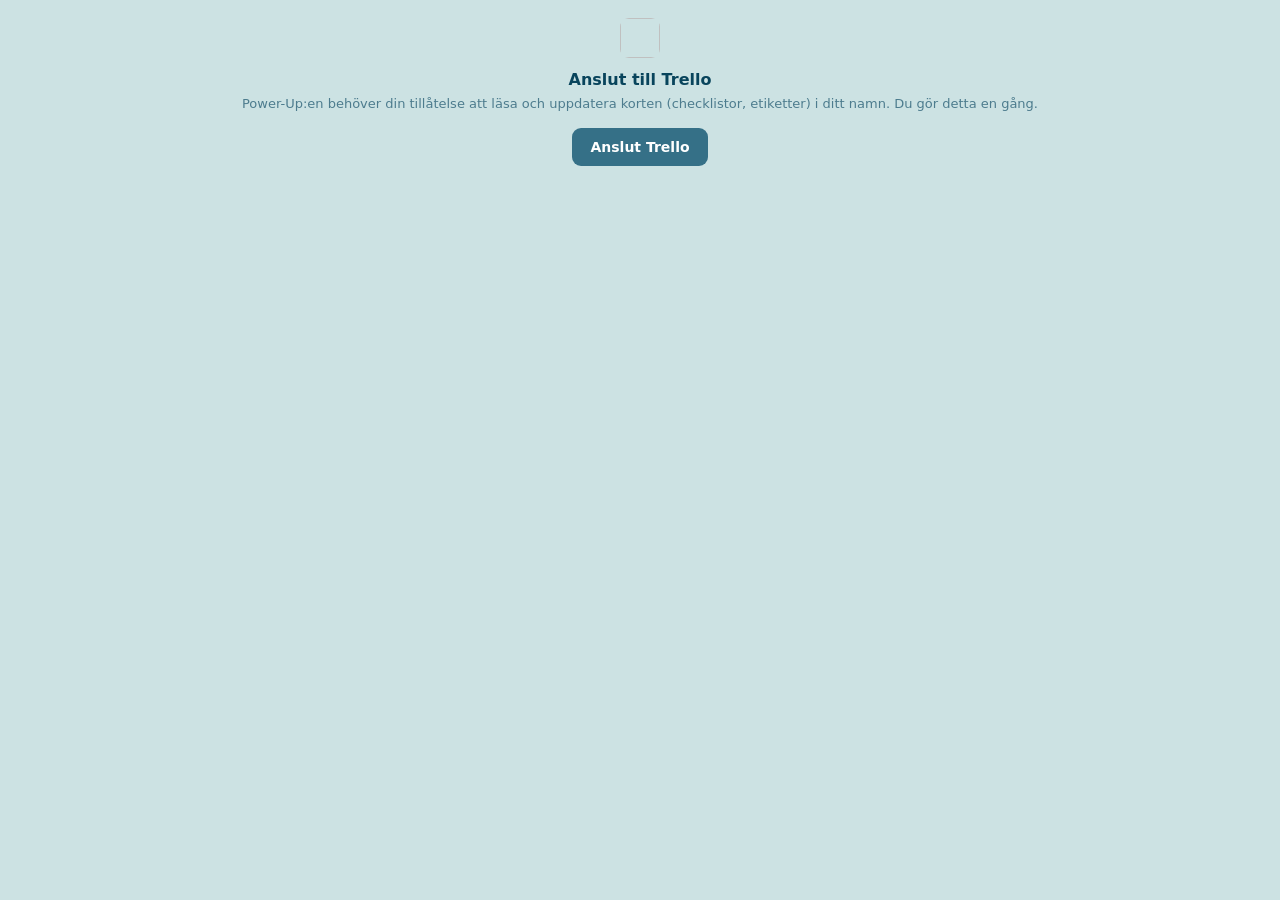
<file: authorize.html>
<!DOCTYPE html>
<html lang="sv">
<head>
  <meta charset="utf-8" />
  <meta name="viewport" content="width=device-width, initial-scale=1" />
  <title>Anslut Trello</title>
  <style>
    html,body{margin:0;font-family:Calibri,"Segoe UI",Candara,system-ui,sans-serif;color:#08445c;background:#cce2e3}
    .wrap{padding:18px 16px;text-align:center}
    img{width:40px;height:40px;border-radius:9px;margin-bottom:8px}
    h1{font-size:16px;margin:0 0 6px}
    p{font-size:13px;color:#4d7c8e;margin:0 0 14px;line-height:1.45}
    button{border:none;cursor:pointer;background:#357087;color:#fff;font-weight:700;font-size:14px;
      padding:11px 18px;border-radius:9px;font-family:inherit}
    button:active{transform:scale(.98)}
    .err{color:#b23a2e;font-size:12.5px;margin-top:10px;min-height:1em}
  </style>
</head>
<body>
  <div class="wrap">
    <img id="logo" alt="" />
    <h1>Anslut till Trello</h1>
    <p>Power-Up:en behöver din tillåtelse att läsa och uppdatera korten (checklistor, etiketter) i ditt namn. Du gör detta en gång.</p>
    <button id="go">Anslut Trello</button>
    <div class="err" id="err"></div>
  </div>

  <script src="https://p.trellocdn.com/power-up.min.js?vz=1"></script>
  <script src="./config.js"></script>
  <script>
    var CFG = window.NYA_ZAPIER_CONFIG;
    var t = window.TrelloPowerUp.iframe({ appKey: CFG.APP_KEY, appName: CFG.APP_NAME, appAuthor: CFG.APP_AUTHOR });
    document.getElementById('logo').src = CFG.MARK_URL;
    document.getElementById('go').addEventListener('click', function () {
      document.getElementById('err').textContent = '';
      t.getRestApi().authorize({ scope: 'read,write', expiration: 'never' })
        .then(function () { return t.closePopup(); })
        .catch(function () { document.getElementById('err').textContent = 'Anslutningen avbröts. Försök igen.'; });
    });
  </script>
</body>
</html>
</file>
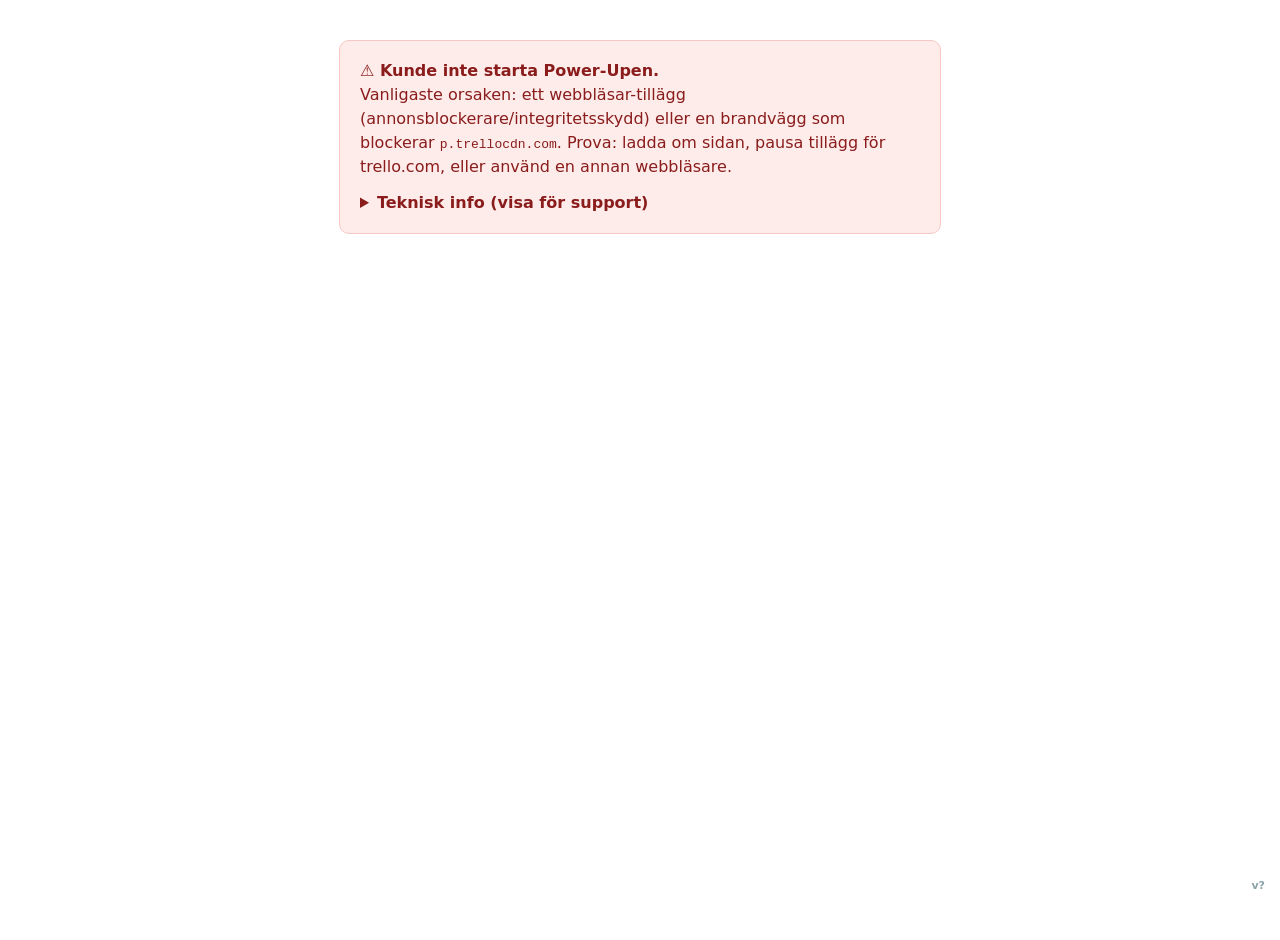
<file: course.html>
<!DOCTYPE html>
<html lang="sv">
<head>
  <meta charset="utf-8" />
  <meta name="viewport" content="width=device-width, initial-scale=1" />
  <title>Vitalisera – Kursöversikt</title>
  <!-- CSS med versions-query (busta cache) -->
  <script>
    (function () {
      var v = (new URLSearchParams(location.search)).get('v') || '';
      var q = v ? ('?v=' + encodeURIComponent(v)) : '';
      document.write('<link rel="stylesheet" href="./course.css' + q + '">');
    })();
  </script>
  <style>html,body{height:100%;margin:0}</style>
</head>
<body>
  <div id="root"></div>
  <!-- Ladda skript med samma versions-query → färska modalfiler vid ny deploy. -->
  <script>
    (function () {
      var v = (new URLSearchParams(location.search)).get('v') || '';
      var q = v ? ('?v=' + encodeURIComponent(v)) : '';
      ['https://p.trellocdn.com/power-up.min.js?vz=1', './config.js' + q, './course-view.js' + q, './course.js' + q]
        .forEach(function (src) { document.write('<script src="' + src + '"><\/script>'); });
    })();
  </script>
  <!-- Versions-badge (cache-diagnos): visar vilken connector-version modalen laddades med. -->
  <script>
    (function () {
      var sp = new URLSearchParams(location.search);
      if (sp.get('compact') === '1') { return; }
      var b = document.createElement('div');
      b.id = 'vz-ver';
      b.textContent = 'v' + (sp.get('v') || '?');
      b.title = 'Connector-version';
      b.style.cssText = 'position:fixed;bottom:6px;right:8px;z-index:99999;font:600 11px/1 Calibri,system-ui,sans-serif;color:#5d7c87;background:rgba(255,255,255,.82);padding:3px 7px;border-radius:6px;pointer-events:none;opacity:.7';
      function add(){ (document.body || document.documentElement).appendChild(b); }
      if (document.body) { add(); } else { document.addEventListener('DOMContentLoaded', add); }
    })();
  </script>
</body>
</html>
</file>
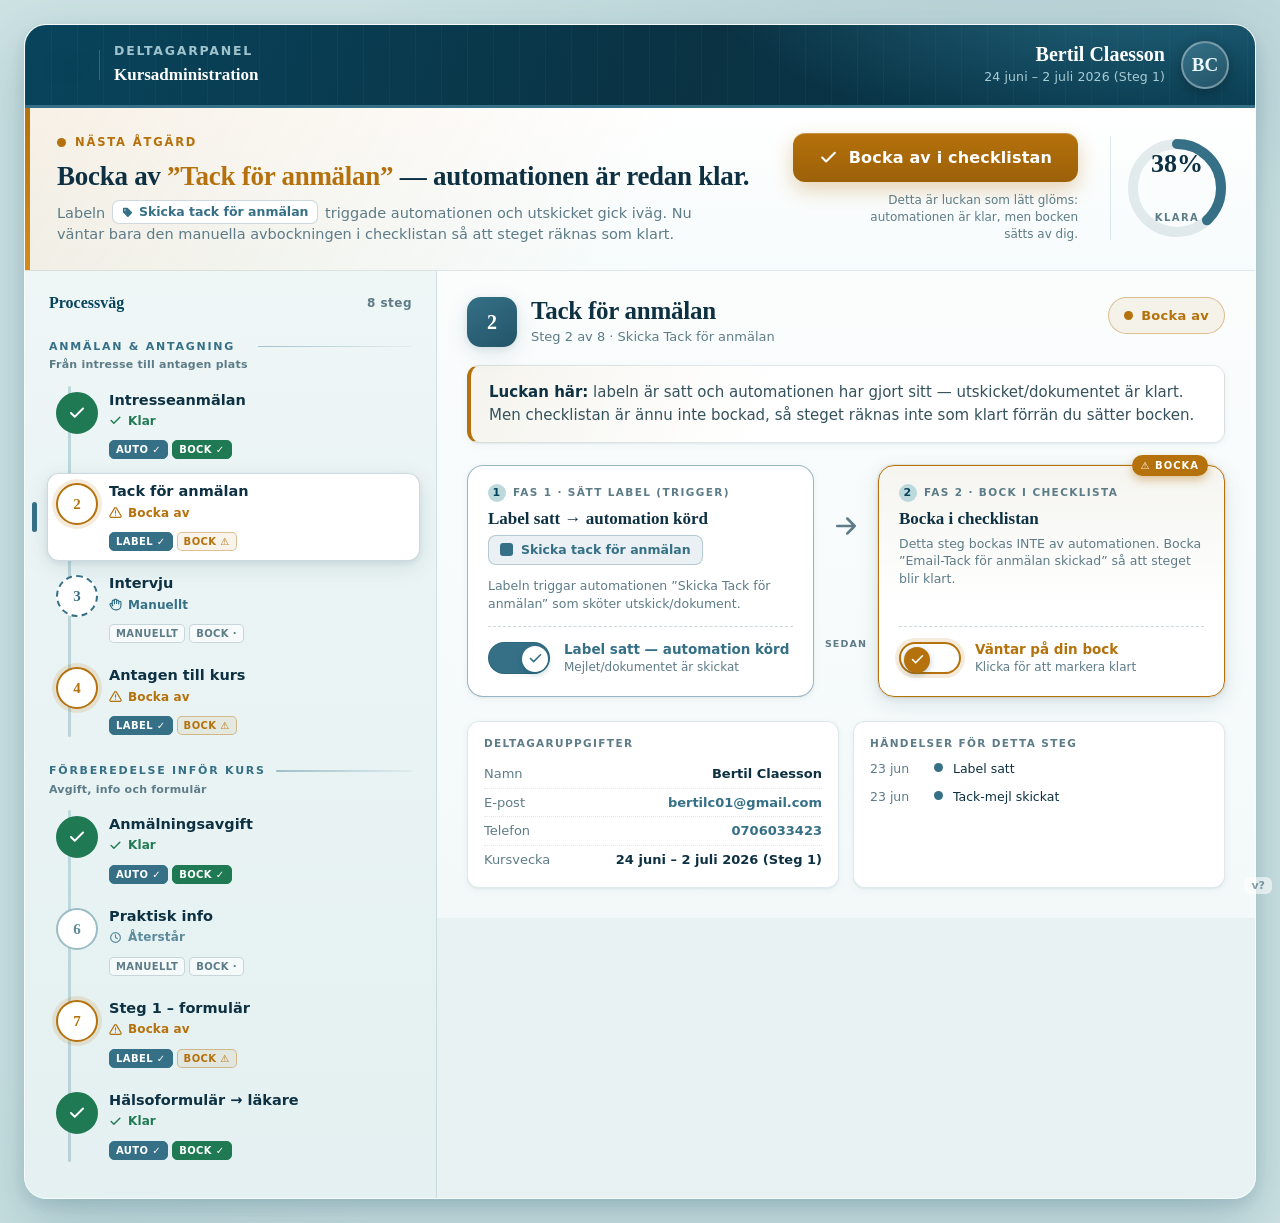
<file: dashboard.html>
<!DOCTYPE html>
<html lang="sv">
<head>
  <meta charset="utf-8" />
  <meta name="viewport" content="width=device-width, initial-scale=1" />
  <title>Vitalisera – Deltagarstatus</title>
  <script>
    (function () {
      var v = (new URLSearchParams(location.search)).get('v') || '';
      var q = v ? ('?v=' + encodeURIComponent(v)) : '';
      document.write('<link rel="stylesheet" href="./dashboard.css' + q + '">');
    })();
  </script>
  <style>html,body{height:100%;margin:0}</style>
</head>
<body>
  <div id="root"></div>
  <script>
    (function () {
      var v = (new URLSearchParams(location.search)).get('v') || '';
      var q = v ? ('?v=' + encodeURIComponent(v)) : '';
      ['https://p.trellocdn.com/power-up.min.js?vz=1', './config.js' + q, './dashboard-view.js' + q, './dashboard.js' + q]
        .forEach(function (src) { document.write('<script src="' + src + '"><\/script>'); });
    })();
  </script>
  <!-- Versions-badge (cache-diagnos): visar vilken connector-version modalen laddades med. -->
  <script>
    (function () {
      var sp = new URLSearchParams(location.search);
      if (sp.get('compact') === '1') { return; }
      var b = document.createElement('div');
      b.id = 'vz-ver';
      b.textContent = 'v' + (sp.get('v') || '?');
      b.title = 'Connector-version';
      b.style.cssText = 'position:fixed;bottom:6px;right:8px;z-index:99999;font:600 11px/1 Calibri,system-ui,sans-serif;color:#5d7c87;background:rgba(255,255,255,.82);padding:3px 7px;border-radius:6px;pointer-events:none;opacity:.7';
      function add(){ (document.body || document.documentElement).appendChild(b); }
      if (document.body) { add(); } else { document.addEventListener('DOMContentLoaded', add); }
    })();
  </script>
</body>
</html>
</file>
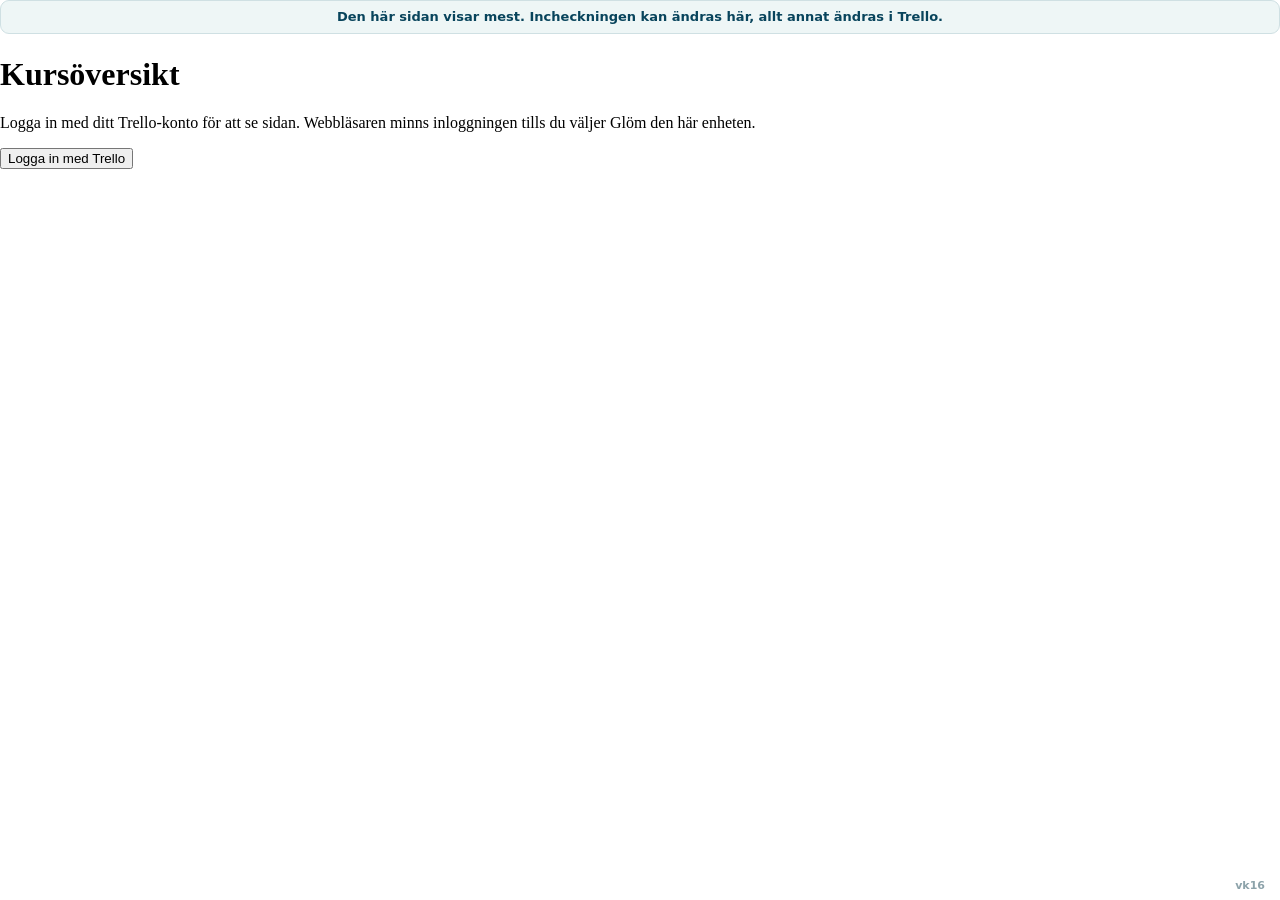
<file: kurs.html>
<!DOCTYPE html>
<html lang="sv">
<head>
  <meta charset="utf-8" />
  <meta name="viewport" content="width=device-width, initial-scale=1, viewport-fit=cover" />
  <meta name="apple-mobile-web-app-capable" content="yes" />
  <meta name="apple-mobile-web-app-title" content="Kursöversikt" />
  <meta name="apple-mobile-web-app-status-bar-style" content="black-translucent" />
  <meta name="mobile-web-app-capable" content="yes" />
  <meta name="theme-color" content="#08445c" />
  <link rel="manifest" href="./kurs-manifest.json" />
  <link rel="apple-touch-icon" href="./kurs-ikon-180.png" />
  <link rel="icon" type="image/png" sizes="192x192" href="./kurs-ikon-192.png" />
  <title>Kursöversikt</title>
  <!-- Webbappen steg 2 (Robert 2026-11-14): kursöversikten som egen sida, för att SE. Samma filer som Power-Upen,
       men ersättaren fristaende.js i stället för Trellos bibliotek, och läsläge: inga skrivningar härifrån. -->
  <script>
    // Standardversion för webbappens filer (Robert 2026-11-14: tabellen syntes i telefonen). Hemskärmsikonen öppnar
    // utan ?v, och då laddades filerna oversionerade, så en gammal cachad kurs-mobil.css kunde visas. HÖJ VID VARJE
    // UPPLADDNING av webbappens filer, OCH i kurs-version.json (uppdateringsbanderollen jämför de två; proof_kursuppdatering.js
    // fångar en glömd höjning).
    window.VZ_KURS_V = 'k16';
    (function () {
      var v = window.VZ_KURS_V;   // ?v i adressen ignoreras helt: html, css och js ska alltid höra ihop (Robert 14/11: kurs.html?v=176)
      var q = v ? ('?v=' + encodeURIComponent(v)) : '';
      document.write('<link rel="stylesheet" href="./course.css' + q + '">');
      document.write('<link rel="stylesheet" href="./kurs-mobil.css' + q + '">');
    })();
  </script>
  <style>html,body{height:100%;margin:0}</style>
</head>
<body>
  <!-- data-vz-manual FRÅN START: sidan ligger överst i fönstret, så course-view.js demospärr (self !== top) gäller inte.
       Utan attributet skulle påhittade deltagare (DEMO_MODEL) visas om course.js inte hann laddas. -->
  <div id="root" data-vz-manual="1"></div>
  <script>
    window.VZ_SIDA = { titel: 'Kursöversikt', tavla: '5e3829153e99a8775073f2aa', lasande: true };   // Vitalisera Admin
    (function () {
      var v = window.VZ_KURS_V;   // ?v i adressen ignoreras helt: html, css och js ska alltid höra ihop (Robert 14/11: kurs.html?v=176)
      var q = v ? ('?v=' + encodeURIComponent(v)) : '';
      ['./fristaende.js' + q, './config.js' + q, './course-view.js' + q, './course.js' + q, './kurs-lasande.js' + q, './kurs-listor.js' + q, './kurs-incheckning.js' + q, './kurs-nav.js' + q, './kurs-uppdatering.js' + q]
        .forEach(function (src) { document.write('<script src="' + src + '"><\/script>'); });
    })();
  </script>
  <!-- Versions-badge (cache-diagnos). -->
  <script>
    (function () {
      var b = document.createElement('div');
      b.id = 'vz-ver';
      b.textContent = 'v' + (window.VZ_KURS_V || '?');   // sidans egen version, inte ?v ur adressen
      b.title = 'Connector-version';
      b.style.cssText = 'position:fixed;bottom:calc(6px + env(safe-area-inset-bottom,0px));right:calc(8px + env(safe-area-inset-right,0px));z-index:99999;font:600 11px/1 Calibri,system-ui,sans-serif;color:#5d7c87;background:rgba(255,255,255,.82);padding:3px 7px;border-radius:6px;pointer-events:none;opacity:.7';
      function add(){ (document.body || document.documentElement).appendChild(b); }
      if (document.body) { add(); } else { document.addEventListener('DOMContentLoaded', add); }
    })();
  </script>
</body>
</html>
</file>
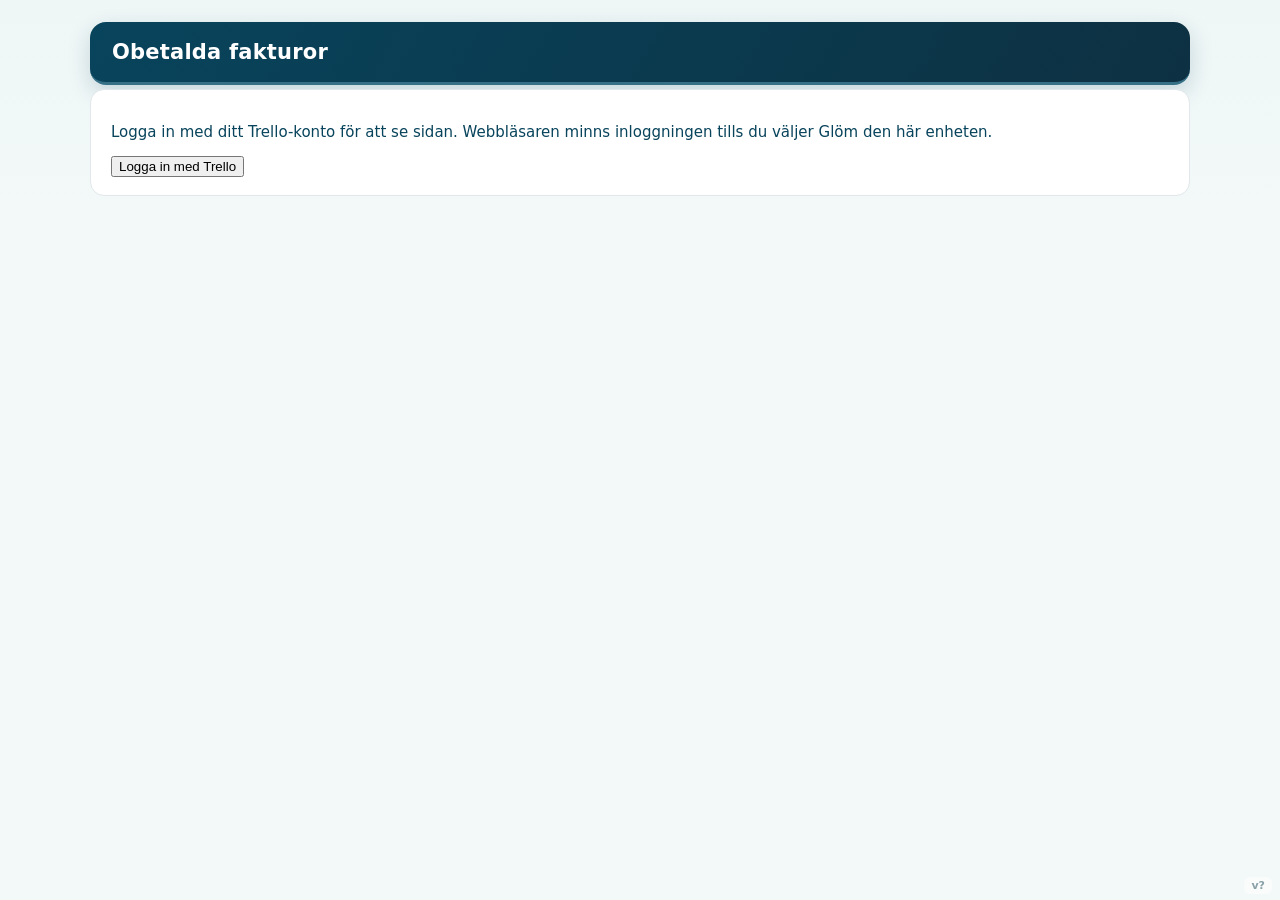
<file: obetalda.html>
<!DOCTYPE html>
<html lang="sv">
<head>
  <meta charset="utf-8" />
  <meta name="viewport" content="width=device-width, initial-scale=1" />
  <title>Obetalda fakturor</title>
  <script>
    (function () {
      var v = (new URLSearchParams(location.search)).get('v') || '';
      var q = v ? ('?v=' + encodeURIComponent(v)) : '';
      document.write('<link rel="stylesheet" href="./betal.css' + q + '">');
    })();
  </script>
</head>
<body>
  <div id="root"></div>
  <script>
    (function () {
      var v = (new URLSearchParams(location.search)).get('v') || '';
      var q = v ? ('?v=' + encodeURIComponent(v)) : '';
      ['./fristaende.js' + q, './config.js' + q, './betal.js' + q]
        .forEach(function (src) { document.write('<script src="' + src + '"><\/script>'); });
    })();
  </script>
  <!-- Versions-badge (cache-diagnos): visar vilken connector-version modalen laddades med. -->
  <script>
    (function () {
      var sp = new URLSearchParams(location.search);
      if (sp.get('compact') === '1') { return; }
      var b = document.createElement('div');
      b.id = 'vz-ver';
      b.textContent = 'v' + (sp.get('v') || '?');
      b.title = 'Connector-version';
      b.style.cssText = 'position:fixed;bottom:6px;right:8px;z-index:99999;font:600 11px/1 Calibri,system-ui,sans-serif;color:#5d7c87;background:rgba(255,255,255,.82);padding:3px 7px;border-radius:6px;pointer-events:none;opacity:.7';
      function add(){ (document.body || document.documentElement).appendChild(b); }
      if (document.body) { add(); } else { document.addEventListener('DOMContentLoaded', add); }
    })();
  </script>
</body>
</html>
</file>
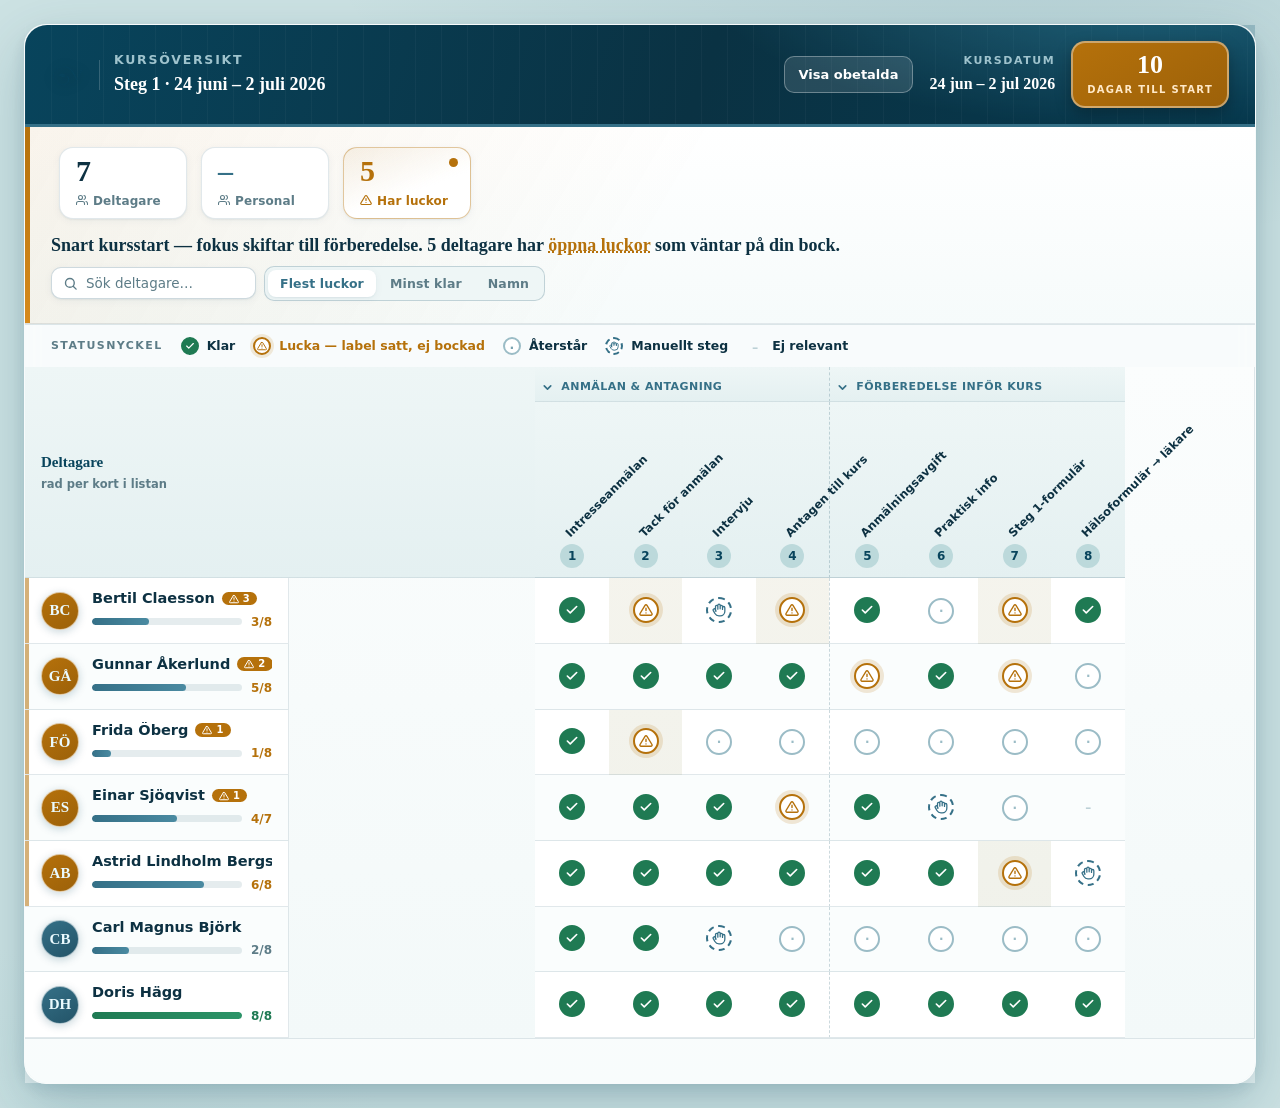
<file: mockups/course-prod.html>
<!DOCTYPE html>
<html lang="sv">
<head>
  <meta charset="utf-8" />
  <meta name="viewport" content="width=device-width, initial-scale=1" />
  <title>Vitalisera – Kursöversikt (Vy2)</title>
  <link rel="stylesheet" href="../course.css" />
  <style>html,body{height:100%;margin:0}</style>
</head>
<body>
  <div id="root"></div>
  <script src="../course-view.js"></script>
  <script>
    var V = window.CourseView;
    V.render(document.getElementById('root'), V.DEMO_MODEL, {
      onOpenCard: function (p) { console.log('open', p.key); },
      onSelectCell: function (p, k) { console.log('cell', p.key, k); }
    });
  </script>
</body>
</html>
</file>
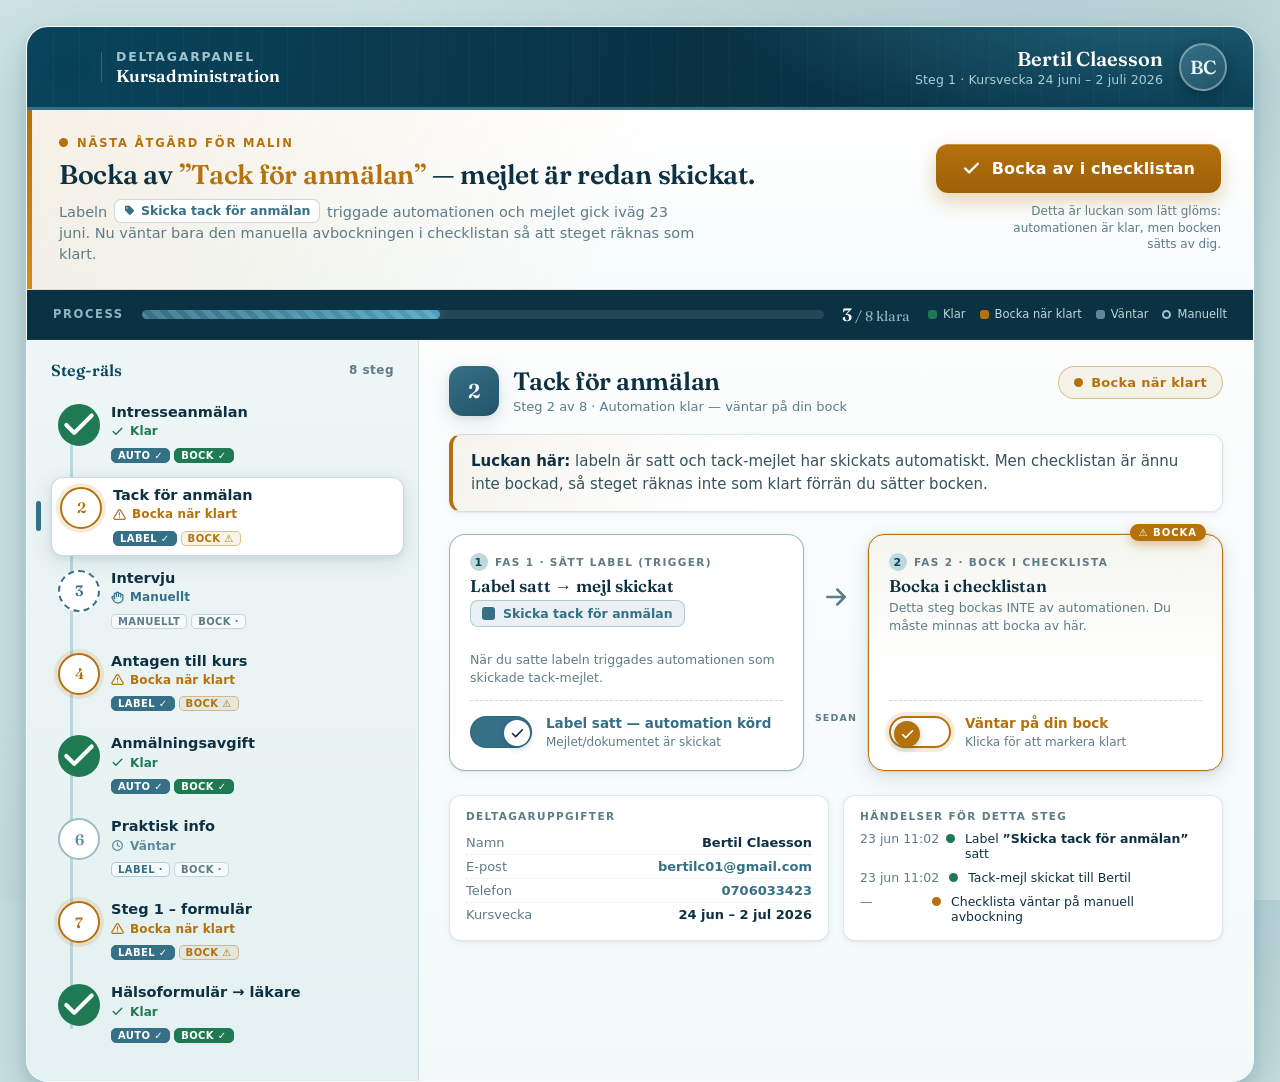
<file: mockups/dashboard-B.html>
<!DOCTYPE html>
<html lang="sv">
<head>
<meta charset="UTF-8">
<meta name="viewport" content="width=device-width, initial-scale=1.0">
<title>Deltagarpanel · Bertil Claesson · Vitalisera</title>
<link rel="preconnect" href="https://fonts.googleapis.com">
<link rel="preconnect" href="https://fonts.gstatic.com" crossorigin>
<link href="https://fonts.googleapis.com/css2?family=Fraunces:opsz,wght@9..144,400;9..144,500;9..144,600;9..144,700&display=swap" rel="stylesheet">
<style>
  :root{
    --mint-bg:#cce2e3;
    --dark:#08445c;
    --dark-2:#0a3243;
    --accent:#357087;
    --lightmint:#bcd9db;
    --white:#fff;
    --success:#1f7a53;
    --amber:#b5710b;
    --ink:#0d3142;
    --muted:#5d7c87;
    --hairline:rgba(8,68,92,.12);
    --hairline-strong:rgba(8,68,92,.20);
    --shadow-sm:0 1px 2px rgba(8,68,92,.06), 0 2px 8px rgba(8,68,92,.05);
    --shadow-md:0 6px 22px rgba(8,68,92,.12), 0 2px 6px rgba(8,68,92,.08);
    --shadow-lg:0 22px 60px rgba(8,68,92,.22), 0 6px 16px rgba(8,68,92,.12);
    --font-body:Calibri,"Segoe UI",Candara,system-ui,sans-serif;
    --font-display:"Fraunces",Georgia,serif;
    --r:14px;
  }
  *{box-sizing:border-box;margin:0;padding:0}
  html,body{height:100%}
  body{
    font-family:var(--font-body);
    color:var(--ink);
    background:
      radial-gradient(1200px 600px at 80% -10%, rgba(53,112,135,.18), transparent 60%),
      radial-gradient(900px 500px at -5% 110%, rgba(188,217,219,.55), transparent 55%),
      var(--mint-bg);
    -webkit-font-smoothing:antialiased;
    text-rendering:optimizeLegibility;
    padding:26px;
    min-height:100vh;
  }

  /* ===== MODAL SHELL ===== */
  .cockpit{
    max-width:1400px;
    margin:0 auto;
    background:rgba(255,255,255,.55);
    border:1px solid rgba(255,255,255,.7);
    border-radius:22px;
    box-shadow:var(--shadow-lg);
    overflow:hidden;
    backdrop-filter:blur(8px);
  }

  /* ===== TOP BAR ===== */
  .topbar{
    display:flex;align-items:center;justify-content:space-between;
    gap:24px;padding:16px 26px;
    background:linear-gradient(110deg,var(--dark) 0%, var(--dark-2) 55%, #06384d 100%);
    color:#dcebee0;color:#e7f1f3;
    position:relative;
    border-bottom:3px solid var(--accent);
  }
  .topbar::after{
    content:"";position:absolute;inset:0;pointer-events:none;
    background:
      radial-gradient(600px 200px at 90% -40%, rgba(53,112,135,.5), transparent 70%),
      repeating-linear-gradient(90deg, rgba(255,255,255,.03) 0 1px, transparent 1px 26px);
    mix-blend-mode:screen;
  }
  .brand{display:flex;align-items:center;gap:14px;z-index:1}
  .brand img{height:34px;width:auto;display:block;filter:drop-shadow(0 2px 6px rgba(0,0,0,.25))}
  .brand .sep{width:1px;height:30px;background:rgba(255,255,255,.18)}
  .brand .crumb{font-size:12.5px;letter-spacing:.14em;text-transform:uppercase;color:#9fc3cd;font-weight:600}
  .brand .crumb b{display:block;font-family:var(--font-display);font-weight:600;letter-spacing:0;text-transform:none;font-size:17px;color:#fff;margin-top:1px}

  .who{display:flex;align-items:center;gap:16px;z-index:1}
  .who .person{text-align:right}
  .who .person .name{font-family:var(--font-display);font-size:20px;font-weight:600;color:#fff;line-height:1.05}
  .who .person .meta{font-size:12.5px;color:#a9cdd5;margin-top:3px;letter-spacing:.01em}
  .avatar{
    width:48px;height:48px;border-radius:50%;
    display:grid;place-items:center;
    background:linear-gradient(150deg,var(--accent),#235468);
    color:#eafafe;font-family:var(--font-display);font-weight:600;font-size:19px;
    border:2px solid rgba(255,255,255,.35);
    box-shadow:0 4px 14px rgba(0,0,0,.3);
  }

  /* ===== COMMAND ZONE (NÄSTA ÅTGÄRD) ===== */
  .command{
    margin:0;padding:22px 26px 24px;
    background:
      linear-gradient(120deg, rgba(181,113,11,.10), transparent 50%),
      linear-gradient(180deg,#fff,#f6fbfb);
    border-bottom:1px solid var(--hairline);
    position:relative;
    display:grid;grid-template-columns:1fr auto;gap:26px;align-items:center;
  }
  .command::before{
    content:"";position:absolute;left:0;top:0;bottom:0;width:5px;
    background:linear-gradient(180deg,var(--amber),#d68a1c);
  }
  .cmd-left{padding-left:6px}
  .cmd-kicker{
    display:inline-flex;align-items:center;gap:9px;
    font-size:11.5px;font-weight:700;letter-spacing:.16em;text-transform:uppercase;
    color:var(--amber);margin-bottom:10px;
  }
  .cmd-kicker .pulse{
    width:9px;height:9px;border-radius:50%;background:var(--amber);
    box-shadow:0 0 0 0 rgba(181,113,11,.5);animation:pulse 2s infinite;
  }
  @keyframes pulse{
    0%{box-shadow:0 0 0 0 rgba(181,113,11,.45)}
    70%{box-shadow:0 0 0 12px rgba(181,113,11,0)}
    100%{box-shadow:0 0 0 0 rgba(181,113,11,0)}
  }
  .cmd-title{font-family:var(--font-display);font-size:27px;font-weight:600;color:var(--ink);line-height:1.12;letter-spacing:-.01em}
  .cmd-title .hl{color:var(--amber)}
  .cmd-sub{margin-top:9px;font-size:14.5px;color:var(--muted);max-width:640px;line-height:1.45}
  .cmd-sub .tag{
    display:inline-flex;align-items:center;gap:6px;background:#fff;border:1px solid var(--hairline-strong);
    border-radius:7px;padding:2px 9px;font-size:12.5px;color:var(--accent);font-weight:600;
    margin:0 2px;white-space:nowrap;
  }
  .cmd-action{display:flex;flex-direction:column;align-items:flex-end;gap:10px;padding-right:6px}
  .btn-cmd{
    appearance:none;border:none;cursor:pointer;
    font-family:var(--font-body);font-weight:700;font-size:16px;letter-spacing:.01em;
    color:#fff;padding:15px 26px;border-radius:12px;
    background:linear-gradient(180deg,var(--amber),#9c6109);
    box-shadow:0 8px 20px rgba(181,113,11,.30), inset 0 1px 0 rgba(255,255,255,.25);
    display:inline-flex;align-items:center;gap:11px;
    transition:transform .12s ease, box-shadow .12s ease;
  }
  .btn-cmd:hover{transform:translateY(-2px);box-shadow:0 12px 26px rgba(181,113,11,.38), inset 0 1px 0 rgba(255,255,255,.3)}
  .btn-cmd:active{transform:translateY(0)}
  .btn-cmd svg{width:19px;height:19px}
  .cmd-hint{font-size:12px;color:var(--muted);text-align:right;max-width:230px;line-height:1.4}

  /* ===== PROGRESS STRIP ===== */
  .progress-strip{
    display:flex;align-items:center;gap:18px;
    padding:13px 26px;background:var(--dark-2);color:#cfe6ec;
    border-bottom:1px solid rgba(255,255,255,.06);
  }
  .ps-label{font-size:11.5px;letter-spacing:.14em;text-transform:uppercase;color:#8fb6c0;font-weight:600;white-space:nowrap}
  .ps-bar{flex:1;height:9px;border-radius:6px;background:rgba(255,255,255,.10);overflow:hidden;position:relative}
  .ps-fill{height:100%;border-radius:6px;width:50%;
    background:linear-gradient(90deg,var(--accent),#4fa1bd);
    box-shadow:0 0 14px rgba(79,161,189,.5);position:relative}
  .ps-fill::after{content:"";position:absolute;inset:0;background:repeating-linear-gradient(45deg,rgba(255,255,255,.12) 0 6px,transparent 6px 12px)}
  .ps-count{font-family:var(--font-display);font-size:18px;font-weight:600;color:#fff;white-space:nowrap}
  .ps-count span{color:#8fb6c0;font-size:14px;font-weight:400}
  .ps-legend{display:flex;gap:14px;white-space:nowrap}
  .lg{display:inline-flex;align-items:center;gap:6px;font-size:11.5px;color:#bcd9db}
  .lg .dot{width:9px;height:9px;border-radius:3px}
  .lg.ok .dot{background:var(--success)}
  .lg.warn .dot{background:var(--amber)}
  .lg.wait .dot{background:#5a8a9b}
  .lg.manual .dot{background:transparent;border:2px solid #9fc3cd;border-radius:50%}

  /* ===== MAIN GRID ===== */
  .grid{display:grid;grid-template-columns:392px 1fr;min-height:560px}

  /* ----- LEFT RAIL ----- */
  .rail{
    background:linear-gradient(180deg,#eef6f6,#e4f0f1);
    border-right:1px solid var(--hairline);
    padding:18px 16px 24px;
    position:relative;
  }
  .rail-head{display:flex;align-items:center;justify-content:space-between;padding:2px 8px 14px}
  .rail-head h2{font-family:var(--font-display);font-size:16px;font-weight:600;color:var(--dark)}
  .rail-head .n{font-size:12px;color:var(--muted);font-weight:600;letter-spacing:.04em}

  .track{position:relative;padding-left:6px}
  .track::before{
    content:"";position:absolute;left:27px;top:18px;bottom:24px;width:3px;border-radius:2px;
    background:linear-gradient(180deg,var(--lightmint),rgba(53,112,135,.25));
  }

  .step{
    position:relative;display:grid;grid-template-columns:42px 1fr;gap:11px;align-items:flex-start;
    padding:9px 10px 9px 8px;border-radius:12px;cursor:pointer;margin-bottom:4px;
    transition:background .15s ease, box-shadow .15s ease, transform .12s ease;
    border:1px solid transparent;
  }
  .step:hover{background:rgba(255,255,255,.7)}
  .step.active{background:#fff;border-color:var(--hairline-strong);box-shadow:var(--shadow-md);transform:translateX(2px)}
  .step.active::after{
    content:"";position:absolute;left:-16px;top:50%;transform:translateY(-50%);
    width:5px;height:30px;border-radius:4px;background:var(--accent);
  }

  .node{
    width:42px;height:42px;border-radius:50%;display:grid;place-items:center;
    font-family:var(--font-display);font-weight:600;font-size:15px;flex:none;z-index:1;
    background:#fff;border:2px solid var(--hairline-strong);color:var(--muted);
    position:relative;
  }
  .step-body .nm{font-size:14.5px;font-weight:600;color:var(--ink);line-height:1.2}
  .step-body .st{font-size:12px;margin-top:3px;display:inline-flex;align-items:center;gap:6px;font-weight:600;letter-spacing:.01em}
  .step-body .st .ic{width:13px;height:13px}

  /* status variants on node + label */
  .step.s-done .node{background:var(--success);border-color:var(--success);color:#fff}
  .step.s-done .st{color:var(--success)}
  .step.s-warn .node{background:#fff;border-color:var(--amber);color:var(--amber);
    box-shadow:0 0 0 4px rgba(181,113,11,.14);animation:warnBeat 2.6s infinite}
  @keyframes warnBeat{0%,100%{box-shadow:0 0 0 4px rgba(181,113,11,.12)}50%{box-shadow:0 0 0 7px rgba(181,113,11,.05)}}
  .step.s-warn .st{color:var(--amber)}
  .step.s-wait .node{background:#fff;border-color:#9bbcc6;color:#5a8a9b}
  .step.s-wait .st{color:#5a8a9b}
  .step.s-manual .node{background:#fff;border:2px dashed var(--accent);color:var(--accent)}
  .step.s-manual .st{color:var(--accent)}

  .mini-mech{display:flex;gap:4px;margin-top:6px}
  .chip-mini{
    font-size:10px;font-weight:700;letter-spacing:.04em;text-transform:uppercase;
    padding:1px 6px;border-radius:5px;border:1px solid var(--hairline-strong);color:var(--muted);background:rgba(255,255,255,.6)
  }
  .chip-mini.lbl{color:var(--accent);border-color:rgba(53,112,135,.35)}
  .chip-mini.lbl.on{background:var(--accent);color:#fff;border-color:var(--accent)}
  .chip-mini.chk.on{background:var(--success);color:#fff;border-color:var(--success)}
  .chip-mini.chk.off{color:var(--amber);border-color:rgba(181,113,11,.4);background:rgba(181,113,11,.08)}

  /* ----- DETAIL PANEL ----- */
  .detail{padding:26px 30px 30px;background:linear-gradient(180deg,#fbfdfd,#f3f9f9);position:relative}
  .detail-head{display:flex;align-items:flex-start;justify-content:space-between;gap:20px;margin-bottom:4px}
  .dh-left{display:flex;align-items:center;gap:14px}
  .dh-num{
    width:50px;height:50px;border-radius:14px;flex:none;display:grid;place-items:center;
    font-family:var(--font-display);font-size:20px;font-weight:600;color:#fff;
    background:linear-gradient(150deg,var(--accent),#235468);box-shadow:var(--shadow-md);
  }
  .dh-left h1{font-family:var(--font-display);font-size:25px;font-weight:600;color:var(--ink);line-height:1.1;letter-spacing:-.01em}
  .dh-left .sub{font-size:13px;color:var(--muted);margin-top:3px}
  .status-badge{
    align-self:flex-start;display:inline-flex;align-items:center;gap:8px;
    padding:8px 15px;border-radius:30px;font-size:13px;font-weight:700;letter-spacing:.02em;
    border:1.5px solid;white-space:nowrap;
  }
  .status-badge .d{width:9px;height:9px;border-radius:50%}
  .sb-warn{color:var(--amber);border-color:rgba(181,113,11,.4);background:rgba(181,113,11,.08)}
  .sb-warn .d{background:var(--amber)}
  .sb-done{color:var(--success);border-color:rgba(31,122,83,.4);background:rgba(31,122,83,.08)}
  .sb-done .d{background:var(--success)}
  .sb-wait{color:var(--accent);border-color:rgba(53,112,135,.4);background:rgba(53,112,135,.08)}
  .sb-wait .d{background:var(--accent)}
  .sb-manual{color:var(--accent);border-color:rgba(53,112,135,.4);background:rgba(53,112,135,.08)}
  .sb-manual .d{background:transparent;border:2px solid var(--accent)}

  .lead{
    margin:18px 0 22px;font-size:15px;line-height:1.55;color:#34525d;
    padding:15px 18px;border-radius:12px;background:#fff;border:1px solid var(--hairline);
    border-left:4px solid var(--accent);box-shadow:var(--shadow-sm);
  }
  .lead.is-warn{border-left-color:var(--amber);background:linear-gradient(110deg,rgba(181,113,11,.06),#fff 40%)}
  .lead b{color:var(--ink)}

  /* ----- TWO-PHASE MECHANISM (the heart) ----- */
  .phase-rail{display:grid;grid-template-columns:1fr 64px 1fr;gap:0;align-items:stretch;margin:6px 0 24px}
  .phase{
    background:#fff;border:1.5px solid var(--hairline-strong);border-radius:16px;padding:18px 20px 20px;
    box-shadow:var(--shadow-sm);position:relative;display:flex;flex-direction:column;
  }
  .phase-arrow{display:grid;place-items:center;color:var(--muted)}
  .phase-arrow svg{width:30px;height:30px}
  .phase-arrow .lbl{font-size:9.5px;letter-spacing:.12em;text-transform:uppercase;color:var(--muted);font-weight:700;margin-top:5px}

  .phase .pk{font-size:10.5px;font-weight:700;letter-spacing:.13em;text-transform:uppercase;color:var(--muted);margin-bottom:4px;display:flex;align-items:center;gap:7px}
  .phase .pk .step-dot{width:18px;height:18px;border-radius:50%;background:var(--lightmint);color:var(--dark);display:grid;place-items:center;font-size:11px;font-weight:800;font-family:var(--font-body)}
  .phase h3{font-family:var(--font-display);font-size:17px;font-weight:600;color:var(--ink);margin-bottom:3px}
  .phase .pdesc{font-size:12.5px;color:var(--muted);line-height:1.4;margin-bottom:14px;flex:1}

  /* the physical control */
  .control{display:flex;align-items:center;gap:14px;padding-top:13px;border-top:1px dashed var(--hairline-strong)}
  .toggle{
    --w:62px;--h:32px;
    width:var(--w);height:var(--h);border-radius:30px;flex:none;cursor:pointer;
    background:#dfe9ea;border:1px solid var(--hairline-strong);position:relative;
    transition:background .25s ease;
  }
  .toggle .knob{
    position:absolute;top:3px;left:3px;width:calc(var(--h) - 6px);height:calc(var(--h) - 6px);
    border-radius:50%;background:#fff;box-shadow:0 2px 6px rgba(8,68,92,.3);
    transition:left .25s cubic-bezier(.5,1.6,.4,1), background .25s ease;
    display:grid;place-items:center;
  }
  .toggle .knob svg{width:15px;height:15px;opacity:0;transition:opacity .2s}
  .toggle.on{background:var(--accent)}
  .toggle.on.chk{background:var(--success)}
  .toggle.on .knob{left:calc(var(--w) - var(--h) + 3px)}
  .toggle.on .knob svg{opacity:1}
  /* checkbox phase pending = amber rim to scream "do this" */
  .toggle.pending{background:#fff;border:2px solid var(--amber);box-shadow:0 0 0 4px rgba(181,113,11,.14)}
  .toggle.pending .knob{background:var(--amber)}
  .toggle.pending .knob svg{opacity:1;color:#fff}

  .control .ctxt{font-size:13px;line-height:1.35}
  .control .ctxt .state{font-weight:700;display:block;font-size:13.5px}
  .control .ctxt .hint{color:var(--muted);font-size:12px;display:block;margin-top:1px}
  .ctxt.is-on .state{color:var(--accent)}
  .ctxt.is-onchk .state{color:var(--success)}
  .ctxt.is-pending .state{color:var(--amber)}
  .ctxt.is-off .state{color:var(--muted)}

  .phase.is-trigger.fired{border-color:rgba(53,112,135,.5)}
  .phase.is-check.pending{border-color:var(--amber);background:linear-gradient(180deg,rgba(181,113,11,.05),#fff 60%);box-shadow:0 0 0 1px rgba(181,113,11,.12),var(--shadow-md)}
  .phase.is-check.pending::before{
    content:"⚠ BOCKA";position:absolute;top:-11px;right:16px;
    background:var(--amber);color:#fff;font-size:10px;font-weight:800;letter-spacing:.1em;
    padding:3px 9px;border-radius:20px;box-shadow:0 4px 10px rgba(181,113,11,.4);
  }

  .label-pill{
    display:inline-flex;align-items:center;gap:8px;background:rgba(53,112,135,.10);
    border:1px solid rgba(53,112,135,.3);color:var(--accent);border-radius:8px;
    padding:5px 11px;font-size:12.5px;font-weight:600;margin-bottom:12px;max-width:100%;
  }
  .label-pill .swatch{width:13px;height:13px;border-radius:3px;background:var(--accent);flex:none}
  .label-pill.multi{flex-wrap:wrap}

  .manual-note{
    display:flex;align-items:center;gap:9px;font-size:12.5px;color:var(--muted);
    background:rgba(53,112,135,.06);border:1px dashed var(--hairline-strong);border-radius:8px;padding:9px 12px;margin-bottom:12px;
  }
  .manual-note svg{width:16px;height:16px;flex:none;color:var(--accent)}

  /* timeline / footer of detail */
  .detail-foot{display:grid;grid-template-columns:1fr 1fr;gap:14px;margin-top:6px}
  .info-card{background:#fff;border:1px solid var(--hairline);border-radius:12px;padding:14px 16px;box-shadow:var(--shadow-sm)}
  .info-card h4{font-size:10.5px;letter-spacing:.13em;text-transform:uppercase;color:var(--muted);font-weight:700;margin-bottom:9px}
  .kv{display:flex;justify-content:space-between;align-items:center;font-size:13px;padding:4px 0;border-bottom:1px dotted var(--hairline)}
  .kv:last-child{border-bottom:none}
  .kv .k{color:var(--muted)}
  .kv .v{color:var(--ink);font-weight:600}
  .kv .v a{color:var(--accent);text-decoration:none}
  .auto-log{display:flex;flex-direction:column;gap:9px}
  .log-row{display:flex;gap:10px;align-items:flex-start;font-size:12.5px}
  .log-row .ts{color:var(--muted);font-variant-numeric:tabular-nums;white-space:nowrap;min-width:62px}
  .log-row .dotline{flex:none;width:9px;height:9px;border-radius:50%;margin-top:3px;background:var(--success)}
  .log-row.pend .dotline{background:var(--amber)}
  .log-row .tx{color:var(--ink)}
  .log-row .tx b{font-weight:600}

  /* responsive */
  @media (max-width:1080px){
    .grid{grid-template-columns:1fr}
    .rail{border-right:none;border-bottom:1px solid var(--hairline)}
    .track::before{left:27px}
    .command{grid-template-columns:1fr;gap:16px}
    .cmd-action{align-items:flex-start}
    .cmd-hint{text-align:left}
    .phase-rail{grid-template-columns:1fr;gap:14px}
    .phase-arrow{transform:rotate(90deg);height:38px}
    .detail-foot{grid-template-columns:1fr}
    .progress-strip{flex-wrap:wrap}
    .ps-legend{order:5;width:100%}
  }
  @media (max-width:560px){
    body{padding:10px}
    .who .person{display:none}
    .cmd-title{font-size:22px}
  }
</style>
</head>
<body>
<div class="cockpit" role="application" aria-label="Deltagarpanel">

  <!-- TOP BAR -->
  <header class="topbar">
    <div class="brand">
      <img src="https://vitalisera.github.io/trello-powerup-connector/icons/vitalisera-mark.png" alt="Vitalisera">
      <div class="sep"></div>
      <div class="crumb">Deltagarpanel<b>Kursadministration</b></div>
    </div>
    <div class="who">
      <div class="person">
        <div class="name">Bertil Claesson</div>
        <div class="meta">Steg 1 · Kursvecka 24 juni – 2 juli 2026</div>
      </div>
      <div class="avatar">BC</div>
    </div>
  </header>

  <!-- COMMAND ZONE -->
  <section class="command">
    <div class="cmd-left">
      <span class="cmd-kicker"><span class="pulse"></span>Nästa åtgärd för Malin</span>
      <h2 class="cmd-title">Bocka av <span class="hl">”Tack för anmälan”</span> — mejlet är redan skickat.</h2>
      <p class="cmd-sub">
        Labeln <span class="tag"><svg width="11" height="11" viewBox="0 0 24 24" fill="#357087"><path d="M21.4 11 12.6 2.2A2 2 0 0 0 11.2 1.6H4a2 2 0 0 0-2 2v7.2a2 2 0 0 0 .6 1.4l8.8 8.8a2 2 0 0 0 2.8 0l7.2-7.2a2 2 0 0 0 0-2.8ZM6.5 8A1.5 1.5 0 1 1 8 6.5 1.5 1.5 0 0 1 6.5 8Z"/></svg>Skicka tack för anmälan</span>
        triggade automationen och mejlet gick iväg 23 juni. Nu väntar bara den manuella avbockningen i checklistan så att steget räknas som klart.
      </p>
    </div>
    <div class="cmd-action">
      <button class="btn-cmd" id="cmdBtn">
        <svg viewBox="0 0 24 24" fill="none" stroke="currentColor" stroke-width="3" stroke-linecap="round" stroke-linejoin="round"><path d="M20 6 9 17l-5-5"/></svg>
        Bocka av i checklistan
      </button>
      <span class="cmd-hint">Detta är luckan som lätt glöms: automationen är klar, men bocken sätts av dig.</span>
    </div>
  </section>

  <!-- PROGRESS STRIP -->
  <div class="progress-strip">
    <span class="ps-label">Process</span>
    <div class="ps-bar"><div class="ps-fill" style="width:43.75%"></div></div>
    <span class="ps-count">3<span> / 8 klara</span></span>
    <div class="ps-legend">
      <span class="lg ok"><span class="dot"></span>Klar</span>
      <span class="lg warn"><span class="dot"></span>Bocka när klart</span>
      <span class="lg wait"><span class="dot"></span>Väntar</span>
      <span class="lg manual"><span class="dot"></span>Manuellt</span>
    </div>
  </div>

  <!-- MAIN GRID -->
  <div class="grid">

    <!-- LEFT RAIL -->
    <aside class="rail">
      <div class="rail-head"><h2>Steg-räls</h2><span class="n">8 steg</span></div>
      <nav class="track" id="track"><!-- steps injected --></nav>
    </aside>

    <!-- DETAIL -->
    <main class="detail" id="detail"><!-- detail injected --></main>
  </div>
</div>

<script>
/* ===== Bertil-data — hårdkodad ===== */
const STEPS = [
  {
    n:1, name:"Intresseanmälan", status:"done",
    badge:["Klar","sb-done"],
    sub:"Skapat av webbformuläret",
    lead:"Bertil fyllde i intresseanmälan på webben. Kortet skapades automatiskt — inget att göra här.",
    trigger:{type:"auto-source", title:"Webbformulär", desc:"Kortet skapades automatiskt när anmälan kom in.", state:"fired"},
    check:{state:"on", label:"Markerat klart av systemet"},
    log:[{ts:"22 jun 09:14", tx:"<b>Webbformulär</b> skapade kortet", pend:false},
         {ts:"22 jun 09:14", tx:"Checklista bockad automatiskt", pend:false}]
  },
  {
    n:2, name:"Tack för anmälan", status:"warn",
    badge:["Bocka när klart","sb-warn"],
    sub:"Automation klar — väntar på din bock",
    lead:"<b>Luckan här:</b> labeln är satt och tack-mejlet har skickats automatiskt. Men checklistan är ännu inte bockad, så steget räknas inte som klart förrän du sätter bocken.",
    leadWarn:true,
    trigger:{type:"label", labels:["Skicka tack för anmälan"], title:"Label satt → mejl skickat", desc:"När du satte labeln triggades automationen som skickade tack-mejlet.", state:"on"},
    check:{state:"pending", title:"Bocka i checklistan", desc:"Detta steg bockas INTE av automationen. Du måste minnas att bocka av här."},
    log:[{ts:"23 jun 11:02", tx:"Label <b>”Skicka tack för anmälan”</b> satt", pend:false},
         {ts:"23 jun 11:02", tx:"Tack-mejl skickat till Bertil", pend:false},
         {ts:"—", tx:"Checklista väntar på manuell avbockning", pend:true}]
  },
  {
    n:3, name:"Intervju", status:"manual",
    badge:["Manuellt steg","sb-manual"],
    sub:"Ingen automation kopplad",
    lead:"Boka och genomför intervjun med Bertil. Det här steget har ingen automation — varken label eller mejl. Bocka av i checklistan när intervjun är gjord.",
    trigger:{type:"none", title:"Ingen trigger", desc:"Inget mejl och inget dokument skapas här. Helt manuellt steg."},
    check:{state:"off", title:"Bocka när utförd", desc:"Sätt bocken i checklistan efter genomförd intervju."},
    log:[{ts:"—", tx:"Intervju ej genomförd ännu", pend:true}]
  },
  {
    n:4, name:"Antagen till kurs", status:"warn",
    badge:["Bocka när klart","sb-warn"],
    sub:"Automation klar — väntar på din bock",
    lead:"<b>Luckan här:</b> labeln är satt och antagningsmejlet ”Du har fått en plats” har gått iväg. Checklistan är dock inte bockad ännu — sätt bocken så att steget blir klart.",
    leadWarn:true,
    trigger:{type:"label", labels:['Skicka mail – ”Du har fått en plats”'], title:"Label satt → mejl skickat", desc:"Labeln triggade antagningsmejlet automatiskt.", state:"on"},
    check:{state:"pending", title:"Bocka i checklistan", desc:"Automationen bockar inte detta. Sätt bocken manuellt."},
    log:[{ts:"23 jun 14:40", tx:"Label <b>antagen</b> satt", pend:false},
         {ts:"23 jun 14:40", tx:"Mejl <b>”Du har fått en plats”</b> skickat", pend:false},
         {ts:"—", tx:"Checklista väntar på manuell avbockning", pend:true}]
  },
  {
    n:5, name:"Anmälningsavgift", status:"done",
    badge:["Klar","sb-done"],
    sub:"Avgift betald · checklista bockad",
    lead:"Anmälningsavgiften är registrerad som betald och checklistan är bockad. Klart.",
    trigger:{type:"auto-source", title:"Betalning registrerad", desc:"Avgiften kom in och markerades automatiskt.", state:"fired"},
    check:{state:"on", label:"Bockad — betalning bekräftad"},
    log:[{ts:"24 jun 08:21", tx:"Anmälningsavgift <b>betald</b>", pend:false},
         {ts:"24 jun 08:21", tx:"Checklista bockad", pend:false}]
  },
  {
    n:6, name:"Praktisk info", status:"wait",
    badge:["Väntar","sb-wait"],
    sub:"Redo att sättas igång",
    lead:"Nästa i kön efter dagens avbockningar. Sätt igång den praktiska informationen när tidigare steg är klara — då triggas utskicket.",
    trigger:{type:"label", labels:["Skicka praktisk info"], title:"Sätt label → starta automation", desc:"När du sätter labeln skickas den praktiska informationen automatiskt.", state:"off"},
    check:{state:"off", title:"Bocka när klart", desc:"Glöm inte att bocka i checklistan efteråt."},
    log:[{ts:"—", tx:"Inte påbörjat", pend:true}]
  },
  {
    n:7, name:"Steg 1 – formulär", status:"warn",
    badge:["Bocka när klart","sb-warn"],
    sub:"Automation klar — väntar på din bock",
    lead:"<b>Luckan här:</b> båda labels är satta — formuläret har skapats och skickats till Bertil. Checklistan väntar fortfarande på din bock.",
    leadWarn:true,
    trigger:{type:"label", labels:["Skapa formulär","steg 1 – Skicka formulär till deltagare"], title:"Labels satta → formulär skapat & skickat", desc:"De två labels triggade att formuläret skapades och skickades till deltagaren.", state:"on"},
    check:{state:"pending", title:"Bocka i checklistan", desc:"Bockas inte automatiskt. Sätt bocken när du bekräftat att formuläret är ute."},
    log:[{ts:"24 jun 10:05", tx:"Label <b>”Skapa formulär”</b> satt", pend:false},
         {ts:"24 jun 10:06", tx:"Label <b>”Skicka formulär”</b> satt", pend:false},
         {ts:"24 jun 10:06", tx:"Formulär skapat och skickat till Bertil", pend:false},
         {ts:"—", tx:"Checklista väntar på manuell avbockning", pend:true}]
  },
  {
    n:8, name:"Hälsoformulär → läkare", status:"done",
    badge:["Klar","sb-done"],
    sub:"Checklista bockad",
    lead:"Hälsoformuläret är hanterat och vidarebefordrat till läkare. Checklistan är bockad — steget är klart.",
    trigger:{type:"auto-source", title:"Hälsoformulär hanterat", desc:"Formuläret kopierades och anonymiserades till läkare.", state:"fired"},
    check:{state:"on", label:"Bockad — skickat till läkare"},
    log:[{ts:"25 jun 16:30", tx:"Hälsoformulär <b>vidarebefordrat</b> till läkare", pend:false},
         {ts:"25 jun 16:30", tx:"Checklista bockad", pend:false}]
  }
];

/* ===== icons ===== */
const ic = {
  check:'<svg viewBox="0 0 24 24" fill="none" stroke="currentColor" stroke-width="2.6" stroke-linecap="round" stroke-linejoin="round"><path d="M20 6 9 17l-5-5"/></svg>',
  warn:'<svg viewBox="0 0 24 24" fill="none" stroke="currentColor" stroke-width="2.2" stroke-linecap="round" stroke-linejoin="round"><path d="M12 9v4M12 17h.01M10.3 3.9 1.8 18a2 2 0 0 0 1.7 3h17a2 2 0 0 0 1.7-3L13.7 3.9a2 2 0 0 0-3.4 0Z"/></svg>',
  clock:'<svg viewBox="0 0 24 24" fill="none" stroke="currentColor" stroke-width="2.2" stroke-linecap="round" stroke-linejoin="round"><circle cx="12" cy="12" r="9"/><path d="M12 7v5l3 2"/></svg>',
  hand:'<svg viewBox="0 0 24 24" fill="none" stroke="currentColor" stroke-width="2.2" stroke-linecap="round" stroke-linejoin="round"><path d="M18 11V6a2 2 0 0 0-4 0M14 10V4a2 2 0 0 0-4 0v2M10 10.5V6a2 2 0 0 0-4 0v8M18 8a2 2 0 1 1 4 0v6a8 8 0 0 1-8 8h-2a8 8 0 0 1-7-4l-2.8-5a2 2 0 0 1 3.5-2L7 14"/></svg>',
  arrow:'<svg viewBox="0 0 24 24" fill="none" stroke="currentColor" stroke-width="2" stroke-linecap="round" stroke-linejoin="round"><path d="M5 12h14M13 6l6 6-6 6"/></svg>',
  label:'<svg viewBox="0 0 24 24" fill="currentColor"><path d="M21.4 11 12.6 2.2A2 2 0 0 0 11.2 1.6H4a2 2 0 0 0-2 2v7.2a2 2 0 0 0 .6 1.4l8.8 8.8a2 2 0 0 0 2.8 0l7.2-7.2a2 2 0 0 0 0-2.8ZM6.5 8A1.5 1.5 0 1 1 8 6.5 1.5 1.5 0 0 1 6.5 8Z"/></svg>'
};
const statusMeta = {
  done:{cls:"s-done", ic:ic.check, txt:"Klar"},
  warn:{cls:"s-warn", ic:ic.warn, txt:"Bocka när klart"},
  wait:{cls:"s-wait", ic:ic.clock, txt:"Väntar"},
  manual:{cls:"s-manual", ic:ic.hand, txt:"Manuellt"}
};

/* ===== render rail ===== */
const track = document.getElementById('track');
function chipState(s){
  // returns mini mechanism chips for the rail
  const t = s.trigger, c = s.check;
  let chips = '';
  if(t.type === 'label'){
    chips += `<span class="chip-mini lbl ${t.state==='on'?'on':''}">Label ${t.state==='on'?'✓':'·'}</span>`;
  } else if(t.type === 'auto-source'){
    chips += `<span class="chip-mini lbl on">Auto ✓</span>`;
  } else {
    chips += `<span class="chip-mini">Manuellt</span>`;
  }
  if(c.state==='on') chips += `<span class="chip-mini chk on">Bock ✓</span>`;
  else if(c.state==='pending') chips += `<span class="chip-mini chk off">Bock ⚠</span>`;
  else chips += `<span class="chip-mini chk">Bock ·</span>`;
  return `<div class="mini-mech">${chips}</div>`;
}

STEPS.forEach((s,i)=>{
  const m = statusMeta[s.status];
  const el = document.createElement('div');
  el.className = `step ${m.cls}`;
  el.dataset.idx = i;
  el.innerHTML = `
    <div class="node">${s.status==='done'? ic.check : s.n}</div>
    <div class="step-body">
      <div class="nm">${s.name}</div>
      <div class="st"><span class="ic">${m.ic}</span>${m.txt}</div>
      ${chipState(s)}
    </div>`;
  el.addEventListener('click',()=>select(i));
  track.appendChild(el);
});

/* ===== render detail ===== */
const detail = document.getElementById('detail');

function triggerPhase(s){
  const t = s.trigger;
  if(t.type === 'none'){
    return `
    <div class="phase is-trigger">
      <div class="pk"><span class="step-dot">1</span>Fas 1 · Trigger</div>
      <h3>${t.title}</h3>
      <div class="manual-note">${ic.hand}<span>Inget mejl, inget dokument. Det här utförs helt manuellt av dig.</span></div>
      <p class="pdesc">${t.desc}</p>
      <div class="control">
        <div class="toggle" aria-hidden="true"><span class="knob"></span></div>
        <div class="ctxt is-off"><span class="state">Ingen automation</span><span class="hint">Hoppa direkt till bocken</span></div>
      </div>
    </div>`;
  }
  if(t.type === 'auto-source'){
    return `
    <div class="phase is-trigger fired">
      <div class="pk"><span class="step-dot">1</span>Fas 1 · Trigger</div>
      <h3>${t.title}</h3>
      <p class="pdesc">${t.desc}</p>
      <div class="control">
        <div class="toggle on" aria-hidden="true"><span class="knob">${ic.check}</span></div>
        <div class="ctxt is-on"><span class="state">Utförd automatiskt</span><span class="hint">Krävde ingen handling</span></div>
      </div>
    </div>`;
  }
  // label
  const fired = t.state === 'on';
  const pills = t.labels.map(l=>`<span class="label-pill ${t.labels.length>1?'multi':''}"><span class="swatch"></span>${l}</span>`).join('');
  return `
  <div class="phase is-trigger ${fired?'fired':''}">
    <div class="pk"><span class="step-dot">1</span>Fas 1 · Sätt label (trigger)</div>
    <h3>${t.title}</h3>
    <div style="margin-bottom:12px;display:flex;flex-wrap:wrap;gap:7px">${pills}</div>
    <p class="pdesc">${t.desc}</p>
    <div class="control">
      <div class="toggle ${fired?'on':''}" data-toggle="label" aria-hidden="true"><span class="knob">${ic.check}</span></div>
      <div class="ctxt ${fired?'is-on':'is-off'}">
        <span class="state">${fired?'Label satt — automation körd':'Sätt label för att starta'}</span>
        <span class="hint">${fired?'Mejlet/dokumentet är skickat':'Inget har skickats ännu'}</span>
      </div>
    </div>
  </div>`;
}

function checkPhase(s){
  const c = s.check;
  if(c.state === 'on'){
    return `
    <div class="phase is-check on">
      <div class="pk"><span class="step-dot">2</span>Fas 2 · Bock i checklista</div>
      <h3>Markerat klart</h3>
      <p class="pdesc">${c.label||'Checklistan är bockad — steget räknas som klart.'}</p>
      <div class="control">
        <div class="toggle on chk" aria-hidden="true"><span class="knob">${ic.check}</span></div>
        <div class="ctxt is-onchk"><span class="state">Bockad</span><span class="hint">Steget är klart</span></div>
      </div>
    </div>`;
  }
  if(c.state === 'pending'){
    return `
    <div class="phase is-check pending">
      <div class="pk"><span class="step-dot">2</span>Fas 2 · Bock i checklista</div>
      <h3>${c.title}</h3>
      <p class="pdesc">${c.desc}</p>
      <div class="control">
        <div class="toggle pending" data-toggle="check" role="switch" aria-checked="false" tabindex="0"><span class="knob">${ic.check}</span></div>
        <div class="ctxt is-pending"><span class="state">Väntar på din bock</span><span class="hint">Klicka för att markera klart</span></div>
      </div>
    </div>`;
  }
  // off
  return `
  <div class="phase is-check">
    <div class="pk"><span class="step-dot">2</span>Fas 2 · Bock i checklista</div>
    <h3>${c.title||'Bocka när utförd'}</h3>
    <p class="pdesc">${c.desc||'Sätt bocken i checklistan när steget är utfört.'}</p>
    <div class="control">
      <div class="toggle" data-toggle="check" role="switch" aria-checked="false" tabindex="0"><span class="knob">${ic.check}</span></div>
      <div class="ctxt is-off"><span class="state">Ej bockad</span><span class="hint">Görs efter fas 1</span></div>
    </div>
  </div>`;
}

function render(i){
  const s = STEPS[i];
  const m = statusMeta[s.status];
  const logHtml = s.log.map(l=>`
    <div class="log-row ${l.pend?'pend':''}">
      <span class="ts">${l.ts}</span>
      <span class="dotline"></span>
      <span class="tx">${l.tx}</span>
    </div>`).join('');

  detail.innerHTML = `
    <div class="detail-head">
      <div class="dh-left">
        <div class="dh-num">${s.status==='done'?'✓':s.n}</div>
        <div>
          <h1>${s.name}</h1>
          <div class="sub">Steg ${s.n} av 8 · ${s.sub}</div>
        </div>
      </div>
      <div class="status-badge ${s.badge[1]}"><span class="d"></span>${s.badge[0]}</div>
    </div>

    <div class="lead ${s.leadWarn?'is-warn':''}">${s.lead}</div>

    <div class="phase-rail">
      ${triggerPhase(s)}
      <div class="phase-arrow">${ic.arrow}<span class="lbl">sedan</span></div>
      ${checkPhase(s)}
    </div>

    <div class="detail-foot">
      <div class="info-card">
        <h4>Deltagaruppgifter</h4>
        <div class="kv"><span class="k">Namn</span><span class="v">Bertil Claesson</span></div>
        <div class="kv"><span class="k">E-post</span><span class="v"><a href="mailto:bertilc01@gmail.com">bertilc01@gmail.com</a></span></div>
        <div class="kv"><span class="k">Telefon</span><span class="v"><a href="tel:0706033423">0706033423</a></span></div>
        <div class="kv"><span class="k">Kursvecka</span><span class="v">24 jun – 2 jul 2026</span></div>
      </div>
      <div class="info-card">
        <h4>Händelser för detta steg</h4>
        <div class="auto-log">${logHtml}</div>
      </div>
    </div>`;

  // wire toggles (mock interaction)
  detail.querySelectorAll('[data-toggle="check"]').forEach(t=>{
    const act = ()=>{
      const wasPending = t.classList.contains('pending');
      t.classList.remove('pending');
      t.classList.toggle('on'); t.classList.toggle('chk', t.classList.contains('on'));
      const ctxt = t.parentElement.querySelector('.ctxt');
      const phase = t.closest('.phase');
      if(t.classList.contains('on')){
        ctxt.className='ctxt is-onchk';
        ctxt.querySelector('.state').textContent='Bockad';
        ctxt.querySelector('.hint').textContent='Steget är klart';
        phase.classList.remove('pending');
        if(wasPending){ s.status='done'; s.check.state='on'; refreshAll(i); }
      }
    };
    t.addEventListener('click',act);
    t.addEventListener('keydown',e=>{if(e.key===' '||e.key==='Enter'){e.preventDefault();act();}});
  });
}

function refreshAll(keep){
  // recompute rail node + count after a mock completion
  STEPS.forEach((s,i)=>{
    const el = track.children[i];
    const m = statusMeta[s.status];
    el.className = `step ${m.cls}` + (i===keep?' active':'');
    el.querySelector('.node').innerHTML = s.status==='done'? ic.check : s.n;
    el.querySelector('.st').innerHTML = `<span class="ic">${m.ic}</span>${m.txt}`;
    const mech = el.querySelector('.mini-mech');
    mech.outerHTML = chipState(s);
  });
  const done = STEPS.filter(s=>s.status==='done').length;
  document.querySelector('.ps-count').innerHTML = `${done}<span> / 8 klara</span>`;
  document.querySelector('.ps-fill').style.width = (done/8*100)+'%';
  // re-render detail to reflect new state
  render(keep);
  setActive(keep);
}

function setActive(i){
  [...track.children].forEach((c,j)=>c.classList.toggle('active', j===i));
}
function select(i){ setActive(i); render(i); }

/* boot — focus the warning step (the lucka) */
select(1);
</script>
</body>
</html>
</file>
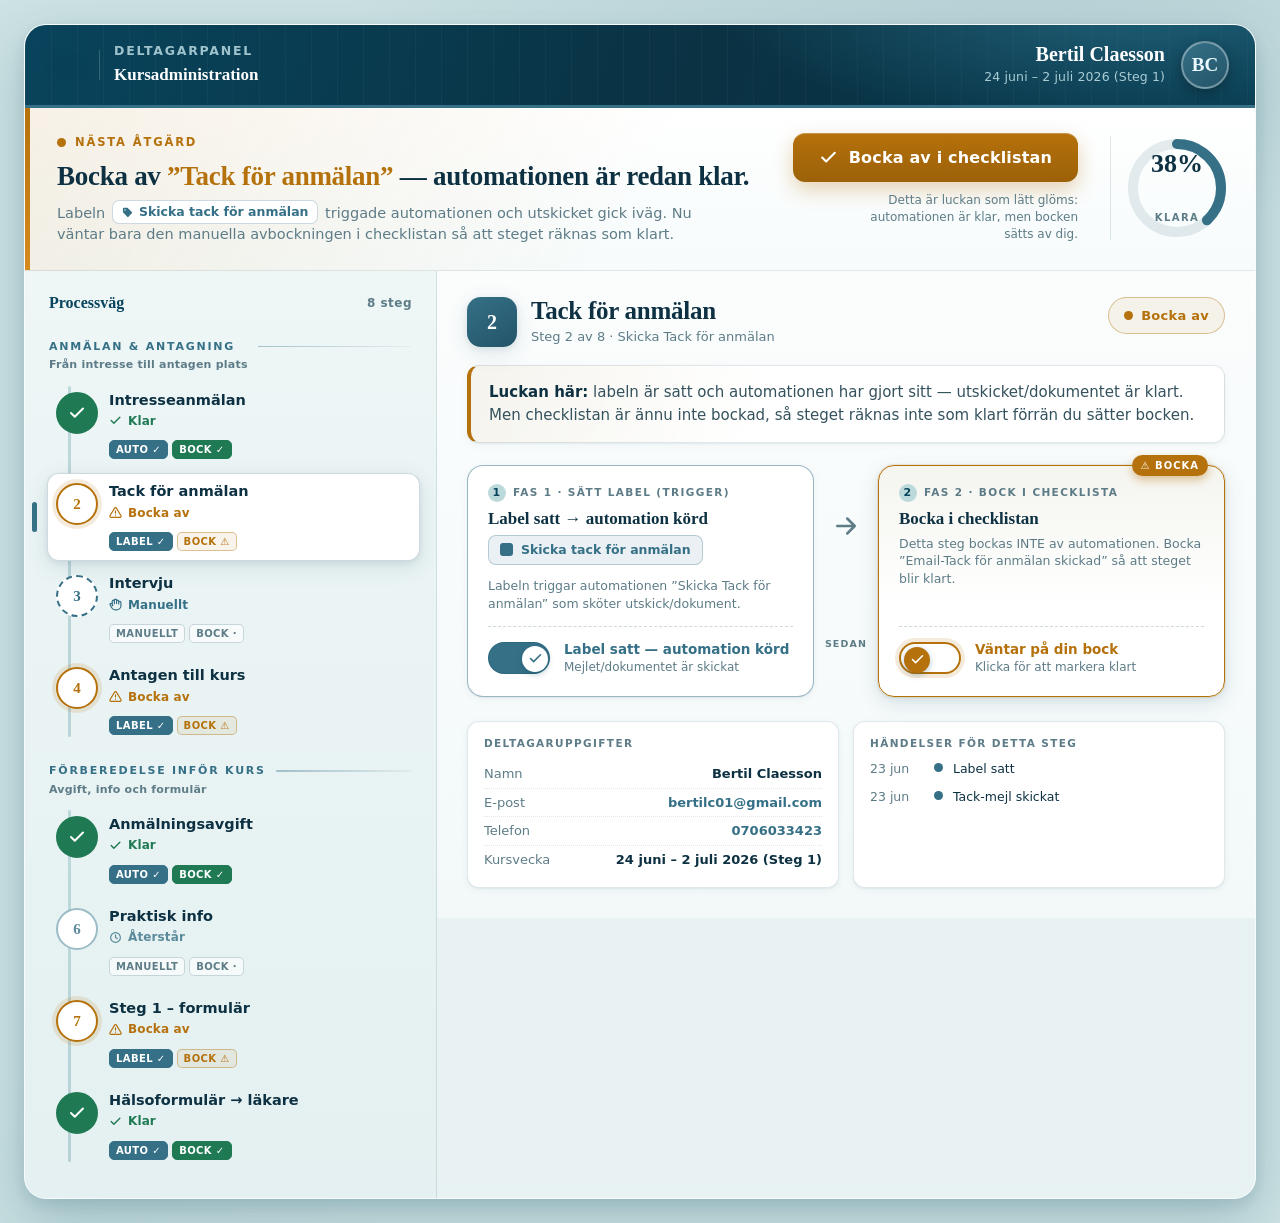
<file: mockups/dashboard-prod.html>
<!DOCTYPE html>
<html lang="sv">
<head>
  <meta charset="utf-8" />
  <meta name="viewport" content="width=device-width, initial-scale=1" />
  <title>Vitalisera – Deltagardashboard (B+A produktion)</title>
  <!-- Deploy-relativa sökvägar: ligger i /mockups/, css/js i Pages-roten. -->
  <link rel="stylesheet" href="../dashboard.css" />
  <style>html,body{height:100%;margin:0}</style>
</head>
<body>
  <div id="root"></div>
  <script src="../dashboard-view.js"></script>
  <script>
    // Render produktionsvyn med inbyggd DEMO_MODEL (Bertil).
    var V = window.DashboardView;
    V.render(document.getElementById('root'), V.DEMO_MODEL, {
      onRunLabel: function (s) { console.log('run', s.key); },
      onTickChecklist: function (s) { console.log('tick', s.key); },
      onSelectStep: function (s) { console.log('select', s.key); }
    });
  </script>
</body>
</html>
</file>
<file: course.css>
/* ============================================================================
   Vitalisera · Kursöversikt (produktion)
   Konsoliderad matris över alla deltagare i en kurs (= en Trello-lista) och var
   de befinner sig i den administrativa processen — med särskilt fokus på att
   board-brett LYFTA LUCKORNA: steg där labeln satts (automationen körd) men
   checklistan ännu inte bockats ("borde vara klart men är inte").

   Datadriven via window.CourseView.render(rootEl, model, handlers).
   Allt är scopat under .vz-course så vyn kan bäddas in utan att läcka stilar.
   Samma varumärke/känsla som deltagar-dashboarden (vz-dash).
   ============================================================================ */

.vz-course{
  --mint-bg:#cce2e3;
  --dark:#08445c;
  --dark-2:#0a3243;
  --accent:#357087;
  --lightmint:#bcd9db;
  --white:#fff;
  --success:#1f7a53;
  --amber:#b5710b;
  --ink:#0d3142;
  --muted:#5d7c87;
  --hairline:rgba(8,68,92,.12);
  --hairline-strong:rgba(8,68,92,.20);
  --shadow-sm:0 1px 2px rgba(8,68,92,.06), 0 2px 8px rgba(8,68,92,.05);
  --shadow-md:0 6px 22px rgba(8,68,92,.12), 0 2px 6px rgba(8,68,92,.08);
  --shadow-lg:0 22px 60px rgba(8,68,92,.22), 0 6px 16px rgba(8,68,92,.12);
  --font-body:Calibri,"Segoe UI",Candara,system-ui,sans-serif;
  --font-display:"Fraunces",Georgia,serif;
  --r:14px;

  font-family:var(--font-body);
  color:var(--ink);
  -webkit-font-smoothing:antialiased;
  text-rendering:optimizeLegibility;
  line-height:1.5;

  /* fyll modalens höjd; växer med innehållet (body-scroll) */
  min-height:100%;
  display:flex;
  background:
    radial-gradient(1200px 600px at 80% -10%, rgba(53,112,135,.18), transparent 60%),
    radial-gradient(900px 500px at -5% 110%, rgba(188,217,219,.55), transparent 55%),
    var(--mint-bg);
  padding:24px;
}
.vz-course *{box-sizing:border-box;margin:0;padding:0}

/* ===== MODAL SHELL ===== */
.vz-cv-shell{
  width:100%;
  max-width:1400px;
  margin:0 auto;
  background:rgba(255,255,255,.55);
  border:1px solid rgba(255,255,255,.7);
  border-radius:22px;
  box-shadow:var(--shadow-lg);
  overflow:visible;   /* V=80: EJ scroll-container → thead fryser mot iframe-body. Hörn-clip flyttat till topbar/regions-radie. */
  backdrop-filter:blur(8px);
  display:flex;
  flex-direction:column;
  min-height:0;
}

/* ===== TOP BAR (kurs + datum + dagar till start) ===== */
.vz-cv-topbar{
  display:flex;align-items:center;justify-content:space-between;
  gap:24px;padding:16px 26px;
  background:linear-gradient(110deg,var(--dark) 0%, var(--dark-2) 55%, #06384d 100%);
  color:#e7f1f3;
  position:relative;
  border-bottom:3px solid var(--accent);
  border-radius:22px 22px 0 0;   /* V=80: shell ej längre overflow:hidden → topbar rundar egna topphörn */
  flex:none;
}
.vz-cv-topbar::after{
  content:"";position:absolute;inset:0;pointer-events:none;
  background:
    radial-gradient(600px 200px at 90% -40%, rgba(53,112,135,.5), transparent 70%),
    repeating-linear-gradient(90deg, rgba(255,255,255,.03) 0 1px, transparent 1px 26px);
  mix-blend-mode:screen;
}
.vz-cv-brand{display:flex;align-items:center;gap:14px;z-index:1;min-width:0}
.vz-cv-brand img{height:34px;width:auto;display:block;filter:drop-shadow(0 2px 6px rgba(0,0,0,.25))}
.vz-cv-brand .sep{width:1px;height:30px;background:rgba(255,255,255,.18);flex:none}
.vz-cv-brand .crumb{font-size:12.5px;letter-spacing:.14em;text-transform:uppercase;color:#9fc3cd;font-weight:600;min-width:0}
.vz-cv-brand .crumb b{display:block;font-family:var(--font-display);font-weight:600;letter-spacing:0;text-transform:none;font-size:18px;color:#fff;margin-top:1px;white-space:nowrap;overflow:hidden;text-overflow:ellipsis;max-width:46ch}

.vz-cv-when{display:flex;align-items:center;gap:16px;z-index:1}
.vz-cv-betalbtn{cursor:pointer;color:#fff;font-weight:700;font-size:13px;padding:8px 14px;border-radius:10px;background:rgba(255,255,255,.12);border:1px solid rgba(255,255,255,.32);white-space:nowrap;text-decoration:none;user-select:none}
.vz-cv-betalbtn:hover{background:rgba(255,255,255,.22)}
.vz-cv-betalbtn:focus-visible{outline:3px solid rgba(255,255,255,.6);outline-offset:2px}
.vz-cv-date{text-align:right}
.vz-cv-date .label{font-size:11px;letter-spacing:.14em;text-transform:uppercase;color:#9fc3cd;font-weight:600}
.vz-cv-date .val{font-family:var(--font-display);font-size:16px;font-weight:600;color:#fff;margin-top:2px}

/* dagar-till-start-puck */
.vz-cv-countdown{
  display:flex;flex-direction:column;align-items:center;justify-content:center;
  min-width:88px;padding:9px 14px;border-radius:14px;flex:none;
  background:linear-gradient(150deg,var(--accent),#235468);
  border:2px solid rgba(255,255,255,.28);
  box-shadow:0 6px 16px rgba(0,0,0,.28);
}
.vz-cv-countdown .num{font-family:var(--font-display);font-size:26px;line-height:1;color:#fff;font-weight:600}
.vz-cv-countdown .unit{font-size:10px;letter-spacing:.13em;text-transform:uppercase;color:#cfe6ec;margin-top:4px;font-weight:600}
.vz-cv-countdown.is-soon{
  background:linear-gradient(150deg,var(--amber),#9c6109);
  border-color:rgba(255,255,255,.4);
  animation:vzCvCountPulse 3s ease-in-out infinite;
}
.vz-cv-countdown.is-soon .unit{color:#ffe9c8}
@keyframes vzCvCountPulse{
  0%,100%{box-shadow:0 6px 16px rgba(0,0,0,.28), 0 0 0 0 rgba(181,113,11,.0)}
  50%{box-shadow:0 6px 16px rgba(0,0,0,.28), 0 0 0 8px rgba(181,113,11,.18)}
}
.vz-cv-countdown.is-passed{background:linear-gradient(150deg,#4a6a76,#34525d)}

/* ===== SAMMANFATTNINGSRAD (X deltagare · Y luckor · Z åtgärder) ===== */
.vz-cv-summary{
  /* stapla: stats-rad överst (alla 4 rutor på SAMMA rad, lika höjd), headline+sök under (Robert 2026-06-16) */
  display:grid;grid-template-columns:1fr;gap:16px;
  padding:20px 26px 22px;
  background:
    linear-gradient(120deg, rgba(181,113,11,.08), transparent 52%),
    linear-gradient(180deg,#fff,#f6fbfb);
  border-bottom:1px solid var(--hairline);
  position:relative;flex:none;
}
.vz-cv-summary::before{
  content:"";position:absolute;left:0;top:0;bottom:0;width:5px;
  background:linear-gradient(180deg,var(--amber),#d68a1c);
}
.vz-cv-summary.all-clear::before{background:linear-gradient(180deg,var(--success),#2c9468)}

.vz-cv-stats{display:flex;align-items:stretch;gap:14px;padding-left:8px;flex-wrap:nowrap}
.vz-cv-stat{
  display:flex;flex-direction:column;justify-content:center;
  padding:8px 18px 8px 16px;border-radius:14px;min-width:128px;
  background:#fff;border:1px solid var(--hairline);box-shadow:var(--shadow-sm);
  position:relative;
}
.vz-cv-stat .big{font-family:var(--font-display);font-size:30px;line-height:1;color:var(--ink);font-weight:600;font-variant-numeric:tabular-nums}
.vz-cv-stat .lbl{font-size:12px;color:var(--muted);margin-top:6px;font-weight:600;letter-spacing:.01em}
.vz-cv-stat .lbl .ic{display:inline-flex;width:12px;height:12px;vertical-align:-1px;margin-right:5px}
.vz-cv-stat .lbl .ic svg{width:12px;height:12px}
.vz-cv-stat .vz-cv-gender{display:block;margin-top:4px;font-size:11.5px;color:var(--muted);font-weight:600;font-variant-numeric:tabular-nums}
.vz-cv-stat .vz-cv-gender:empty{display:none}
/* #14: underkategori-rad i EGEN Personal-ruta (som köns-raden i Deltagar-rutan) */
.vz-cv-stat .vz-cv-staff{display:block;margin-top:4px;font-size:11.5px;color:var(--muted);font-weight:600;font-variant-numeric:tabular-nums}
.vz-cv-stat .vz-cv-staff:empty{display:none}
.vz-cv-stat.is-staff .big{color:var(--accent)}
.vz-mailbox{margin-top:12px}
.vz-mailbox-label{font-size:12.5px;font-weight:700;color:var(--accent);margin-bottom:4px}
.vz-mailbox .vz-textarea{width:100%;box-sizing:border-box}
.vz-mailbox-actions{display:flex;align-items:center;gap:10px;margin-top:6px}
.vz-cv-stat.is-gap{border-color:rgba(181,113,11,.4);background:linear-gradient(160deg,rgba(181,113,11,.08),#fff 60%)}
.vz-cv-stat.is-gap .big{color:var(--amber)}
.vz-cv-stat.is-gap .lbl{color:var(--amber)}
.vz-cv-stat.is-gap.has-gaps::after{
  content:"";position:absolute;top:10px;right:12px;width:9px;height:9px;border-radius:50%;
  background:var(--amber);box-shadow:0 0 0 0 rgba(181,113,11,.5);animation:vzCvPulse 2s infinite;
}
@keyframes vzCvPulse{
  0%{box-shadow:0 0 0 0 rgba(181,113,11,.45)}
  70%{box-shadow:0 0 0 11px rgba(181,113,11,0)}
  100%{box-shadow:0 0 0 0 rgba(181,113,11,0)}
}
.vz-cv-stat.is-action{border-color:rgba(53,112,135,.3)}
.vz-cv-stat.is-action .big{color:var(--accent)}
.vz-cv-stat.is-clear{border-color:rgba(31,122,83,.4);background:linear-gradient(160deg,rgba(31,122,83,.08),#fff 60%)}
.vz-cv-stat.is-clear .big{color:var(--success)}
.vz-cv-stat.is-clear .lbl{color:var(--success)}

/* sammanfattningens högersida: rubrik + kontroller */
.vz-cv-sumside{display:flex;flex-direction:column;align-items:flex-start;gap:10px;text-align:left}
.vz-cv-sumside .head{font-family:var(--font-display);font-size:18px;font-weight:600;color:var(--ink);line-height:1.15}
.vz-cv-sumside .head .hl{color:var(--amber)}
.vz-cv-sumside .head.clear .hl{color:var(--success)}

.vz-cv-controls{display:flex;align-items:center;gap:8px;flex-wrap:wrap;justify-content:flex-end}
.vz-cv-seg{display:inline-flex;background:#eef6f6;border:1px solid var(--hairline-strong);border-radius:10px;padding:3px;gap:2px}
.vz-cv-seg button{
  appearance:none;border:none;cursor:pointer;background:transparent;
  font-family:var(--font-body);font-size:12.5px;font-weight:600;color:var(--muted);
  padding:6px 12px;border-radius:8px;letter-spacing:.01em;white-space:nowrap;
  transition:background .15s ease, color .15s ease, box-shadow .15s ease;
}
.vz-cv-seg button:hover{color:var(--ink)}
.vz-cv-seg button.active{background:#fff;color:var(--accent);box-shadow:var(--shadow-sm)}
/* P1.6: sök-räknare "Visar X av Y" */
.vz-cv-count{font-size:11.5px;color:var(--muted);font-weight:600;font-variant-numeric:tabular-nums;align-self:center}
.vz-cv-count:empty{display:none}
/* P2.6: synlig fokusring på knappar/segment för tangentbordsanvändare */
.vz-course .vz-btn:focus-visible,.vz-cv-seg button:focus-visible{outline:2px solid var(--accent);outline-offset:2px}
.vz-cv-search{
  display:flex;align-items:center;gap:8px;background:#fff;border:1px solid var(--hairline-strong);
  border-radius:10px;padding:7px 11px;box-shadow:var(--shadow-sm);
}
.vz-cv-search svg{width:15px;height:15px;color:var(--muted);flex:none}
.vz-cv-search input{
  appearance:none;border:none;outline:none;background:transparent;
  font-family:var(--font-body);font-size:13.5px;color:var(--ink);width:158px;
}
.vz-cv-search input::placeholder{color:var(--muted)}

/* ===== LAYOUT-REGIONER ===== */
/* overflow:visible (INGEN inre scroll-container) → thead:s sticky bubblar till iframe-body:n
   (fullscreen-modal = fast viewport-höjd → body scrollar). thead fryser mot viewport-toppen. (V=80) */
.vz-cv-regions{
  flex:1;min-height:0;overflow:visible;
  display:flex;flex-direction:column;
  background:linear-gradient(180deg,#fbfdfd,#f3f9f9);
  border-radius:0 0 22px 22px;   /* V=80: shell ej overflow:hidden → regions rundar egna bottenhörn */
}
/* rad: matris (vänster, flexar) + aside (höger, fast bredd) */
.vz-cv-row-region{
  display:flex;align-items:flex-start;gap:0;
  min-height:0;
}
.vz-region-matrix{
  flex:1 1 auto;min-width:0;
  display:flex;flex-direction:column;
  border-right:1px solid var(--hairline);
}
.vz-region-aside{
  flex:0 0 320px;width:320px;align-self:start;   /* ej stretch → påverkas ej av matrisens höjdtak */
  max-height:80vh;overflow:auto;   /* en lång sidokolumn får aldrig sträcka raden och ge tabellen ett tomrum: egen scroll (Robert 2026-11-10) */
  background:rgba(255,255,255,.55);
  padding:16px 16px 22px;
}
/* below-region: responsivt grid. Smala paneler (HF, Kurschecklista) delar rad
   sida vid sida (2 jämna kolumner); breda matris-paneler (.vz-panel--wide)
   spänner hela bredden på egen rad. Degraderar till en kolumn på smal skärm. */
/* KANBAN: två oberoende kolumn-stackar sida vid sida (ej grid → ingen radhöjds-koppling, sömlös vertikal stacking). */
.vz-region-below{
  display:flex;
  align-items:flex-start;
  gap:18px;
  border-top:1px solid var(--hairline);
  background:rgba(255,255,255,.4);
  padding:18px 24px 26px;
}
.vz-course .vz-panel-col{
  flex:1 1 0;min-width:0;
  display:flex;flex-direction:column;gap:18px;
  min-height:70px;   /* tom kolumn ska gå att släppa i */
  border-radius:12px;
}
.vz-course .vz-panel-col:empty{outline:2px dashed var(--hairline);outline-offset:-2px}
.vz-region-aside:empty{display:none}
/* ── flyttbara below-paneler: wrap (kolumn-item) + dra-handtag (⠿) ── */
.vz-course .vz-panel-wrap{position:relative;min-width:0}
.vz-course .vz-panel-wrap .vz-panel--below{margin:0;height:100%}
/* Robert 2026-06-21: kontrollerna var "flugskit" — förstorade + tydlig knapp-look (bg + ram), synliga utan hover. */
.vz-course .vz-panel-drag,.vz-course .vz-panel-collapse,.vz-course .vz-panel-help{
  position:absolute;top:10px;z-index:6;display:flex;align-items:center;justify-content:center;
  width:30px;height:30px;line-height:1;border-radius:8px;cursor:pointer;
  color:#4f7180;background:#eaf1f3;border:1px solid var(--hairline);font-family:inherit;
  opacity:.92;transition:color .12s ease,background .12s ease,opacity .12s ease,transform .2s ease}
.vz-course .vz-panel-drag{right:12px;cursor:grab;font-size:19px;user-select:none}
.vz-course .vz-panel-collapse{right:50px;font-size:15px;padding:0}
.vz-course .vz-panel-help{right:88px;font-size:15px;font-weight:800;padding:0}
.vz-course .vz-panel-wrap:hover .vz-panel-drag,.vz-course .vz-panel-wrap:hover .vz-panel-collapse,.vz-course .vz-panel-wrap:hover .vz-panel-help{opacity:1}
.vz-course .vz-panel-drag:hover,.vz-course .vz-panel-collapse:hover,.vz-course .vz-panel-help:hover,
.vz-course .vz-panel-drag:focus-visible,.vz-course .vz-panel-collapse:focus-visible,.vz-course .vz-panel-help:focus-visible{color:#fff;background:var(--accent);border-color:var(--accent)}
/* ?-hjälp-innehåll i lightboxen */
.vz-course .vz-help-body{font-size:14px;line-height:1.55;color:var(--ink)}
.vz-course .vz-help-body p{margin:0 0 11px}
.vz-course .vz-help-body b{color:var(--dark)}
.vz-course .vz-help-body a{color:var(--accent);font-weight:600}
.vz-course .vz-help-body code{background:#eef4f5;border:1px solid var(--hairline);border-radius:5px;padding:1px 5px;font-size:12.5px}
.vz-course .vz-panel-drag:active{cursor:grabbing}
.vz-course .vz-panel-wrap.is-dragging{opacity:.45}
.vz-course .vz-panel-wrap.is-dragging .vz-panel--below{outline:2px dashed var(--accent);outline-offset:-2px}
.vz-course .vz-panel-wrap.is-collapsed .vz-panel-collapse{transform:rotate(-90deg)}
/* kollapsad: visa bara första elementet (panel-head/title), dölj resten */
.vz-course .vz-panel-wrap.is-collapsed .vz-panel--below > *:not(:first-child){display:none}
.vz-course .vz-panel-wrap.is-collapsed .vz-panel--below{padding-bottom:14px}
.vz-course .vz-panel-wrap.is-collapsed .vz-panel-head{margin-bottom:0;padding-bottom:0;border-bottom:none}
/* panel-huvudets meta krockar ej med de tre kontrollerna (?, fäll ihop, flytta) */
.vz-course .vz-panel-wrap .vz-panel-head{padding-right:128px}

/* ===== MATRIS (tabell) ===== */
.vz-cv-matrixwrap{
  flex:1;min-height:0;overflow:visible;position:relative;
  background:linear-gradient(180deg,#fbfdfd,#f3f9f9);
  padding-right:120px;   /* #16: plats för sista stegtitelns diagonala svans ("Uppföljningssamtal") */
  /* overflow:visible (INGEN fast höjd, Robert) → thead:s sticky bubblar till SIDANS scroll (body) och
     släpper vid tabellens slut (containing block = tabellen) → ingen överlappning av below/aside. (V=80) */
}
.vz-cv-table{
  /* #16: width:100% → kolumnerna sprids och fyller matris-regionen (Robert 2026-06-17: tabellen var för smal).
     max-width CAPPAR spridningen på BREDA skärmar (Robert 2026-07-07): utan tak stretchades kolumnerna så brett
     att de roterade titlarnas diagonala svansar svämmade ut åt höger in i Personal-panelen. 1100px ger bekväma
     kolumner men lämnar tomrum höger för sista svansen (originaldesignen #16). */
  border-collapse:separate;border-spacing:0;width:100%;max-width:1100px;
}

/* --- huvud: fas-rubriker (rad 1) + steg-rubriker (rad 2) --- */
.vz-cv-table thead th{
  background:linear-gradient(180deg,#eef6f6,#e4f0f1);
  position:sticky;top:0;z-index:5;
}
.vz-cv-phasehead{
  font-size:11px;letter-spacing:.1em;text-transform:uppercase;font-weight:700;color:var(--accent);
  text-align:left;padding:13px 10px 7px;border-bottom:1px solid var(--hairline);white-space:nowrap;
}
.vz-cv-phasehead .ph-line{display:flex;align-items:center;gap:7px}
.vz-cv-phasehead .ph-line .bar{flex:1;height:1.5px;border-radius:2px;
  background:linear-gradient(90deg,rgba(53,112,135,.4),rgba(53,112,135,.05))}
.vz-cv-phasehead.phase-2{border-left:1px dashed var(--hairline-strong)}

/* --- foldbar fas-rubrik --- */
.vz-cv-phasehead{cursor:pointer;user-select:none;transition:background .15s ease}
.vz-cv-phasehead:hover{background:linear-gradient(180deg,#e7f2f2,#dcebec)}
.vz-cv-phasehead:focus-visible{outline:2px solid var(--accent);outline-offset:-2px}
.vz-cv-phasehead .ph-line .vz-cv-chev{
  width:13px;height:13px;flex:none;color:var(--accent);
  transition:transform .25s cubic-bezier(.22,1,.36,1);
}
.vz-cv-phasehead.is-collapsed .ph-line .vz-cv-chev{transform:rotate(-90deg)}
/* fas-titeln får wrappa (min-width:0 så flex-itemet kan krympa) → en smal 3-stegs-fas tvingas EJ
   bredare av sin långa rubrik; höjden finns redan tack vare de höga stegcellerna (Robert 2026-06-16) */
.vz-cv-phasehead .ph-name{white-space:normal;min-width:0;line-height:1.25}
.vz-cv-phasehead .ph-count{
  font-size:10px;font-weight:800;letter-spacing:.04em;
  background:var(--lightmint);color:var(--dark);
  border-radius:20px;padding:1px 7px;flex:none;
}
.vz-cv-phasehead.is-collapsed{
  background:linear-gradient(180deg,#e9f3f3,#dfeded);
  border-left:1px dashed var(--hairline-strong);
}
.vz-cv-phasehead.is-collapsed .ph-line .bar{display:none}

/* infälld fas: platshållar-cell i steghuvudet (kompakt vertikal etikett) */
.vz-cv-collapsed-head{
  cursor:pointer;min-width:38px;width:38px;padding:9px 2px 12px;
  text-align:center;vertical-align:middle;background:linear-gradient(180deg,#eef6f6,#e4f0f1);
  transition:background .15s ease;
}
.vz-cv-collapsed-head:hover{background:linear-gradient(180deg,#e3f0f0,#d6e9ea)}
.vz-cv-collapsed-head:focus-visible{outline:2px solid var(--accent);outline-offset:-2px}
.vz-cv-collapsed-head .cc-label{
  display:inline-block;writing-mode:vertical-rl;transform:rotate(180deg);
  font-size:10.5px;font-weight:700;letter-spacing:.05em;color:var(--muted);white-space:nowrap;
}

/* infälld fas: kompakt sammanfattnings-cell per rad */
.vz-cv-collapsed-cell{
  min-width:38px;width:38px;text-align:center;vertical-align:middle;
  background:rgba(8,68,92,.025);
}
.vz-cv-collapsed-cell.has-gaps{background:rgba(181,113,11,.07)}
.vz-cv-collapsed-cell .cc-gap{
  display:inline-grid;place-items:center;min-width:22px;height:22px;padding:0 6px;border-radius:11px;
  background:var(--amber);color:#fff;font-size:12px;font-weight:800;font-variant-numeric:tabular-nums;
}
.vz-cv-collapsed-cell .cc-dash{color:#9bbcc6;font-size:14px;font-weight:700}

/* inline steg-detalj (klick på cell → expandera rad): Fas 1/Fas 2-kort + noteringar */
.vz-cv-cell{cursor:pointer;position:relative}
/* vald cell: mint-bg (samma som detalj-raden) + ram + förstärkt underkant som "pekar" mot raden under (UX-rek) */
.vz-cv-cell.is-sel{background:#eef6f6;box-shadow:inset 0 0 0 2px var(--accent), inset 0 -3px 0 0 var(--accent);z-index:1}
.vz-cv-cell.is-sel > *{position:relative}
.vz-cv-cell.is-sel::after{content:"";position:absolute;left:50%;bottom:-5px;width:11px;height:6px;transform:translateX(-50%);background:#eef6f6;clip-path:polygon(0 0,100% 0,50% 100%);z-index:2}
/* highlight av kolumnrubrikens siffer-cirkel för det öppnade steget */
.vz-cv-stephead.is-active-step .sidx{background:var(--accent);color:#fff;box-shadow:0 0 0 3px var(--lightmint)}
.vz-cv-stephead.is-active-step .stitle{color:var(--dark);font-weight:800}
.vz-cv-detailrow > td{padding:0;background:#eef6f6;border-bottom:1px solid var(--hairline-strong)}
.vz-cv-detail{padding:14px 20px}
.vz-cv-detail-loading,.vz-cv-detail-empty{color:var(--muted);font-size:13px}
.vz-pd-head{display:flex;align-items:center;gap:12px;margin-bottom:12px;flex-wrap:wrap}
.vz-pd-head b{font-family:var(--font-display);font-size:15px;color:var(--dark)}
.vz-pd-phase{font-size:10.5px;text-transform:uppercase;letter-spacing:.1em;color:var(--muted);font-weight:700}
.vz-pd-notes{margin-left:auto}
.vz-pd-phases{display:flex;align-items:stretch;gap:14px}
.vz-pd-arrow{align-self:center;color:var(--muted);font-size:18px;flex:none}
.vz-pd-card{flex:1;min-width:0;background:#fff;border:1px solid var(--hairline);border-radius:12px;padding:13px 16px}
.vz-pd-k{font-size:10.5px;font-weight:800;letter-spacing:.06em;text-transform:uppercase;color:var(--accent);display:flex;align-items:center;gap:8px;margin-bottom:7px}
.vz-pd-dot{display:inline-grid;place-items:center;width:19px;height:19px;border-radius:50%;background:var(--lightmint);color:var(--dark);font-size:11px;font-weight:800}
.vz-pd-title{font-family:var(--font-display);font-size:16px;color:var(--ink);margin-bottom:6px}
.vz-pd-body{font-size:12.5px;color:var(--muted);line-height:1.45}
.vz-pd-ok{color:var(--success);font-weight:600}
.vz-pd-note{color:var(--muted)}
.vz-pd-actions{margin-top:11px}
/* #11/bild14: dok-status-lista i Fas 1 för steg 8/9 (besvarat/tecken/bild/ändrad) */
.vz-pd-stats{list-style:none;margin:0 0 8px;display:flex;flex-direction:column;gap:0}
.vz-pd-stats li{display:flex;justify-content:space-between;align-items:baseline;gap:12px;
  padding:5px 0;border-bottom:1px solid var(--hairline);font-size:12.5px}
.vz-pd-stats li:last-child{border-bottom:none}
.vz-pd-stats li span{color:var(--muted)}
.vz-pd-stats li b{color:var(--ink);font-weight:600;font-variant-numeric:tabular-nums;white-space:nowrap}
.vz-course .vz-pd-act.is-done{background:rgba(31,122,83,.12);color:var(--success);border-color:transparent;cursor:default}
@media (max-width:760px){ .vz-pd-phases{flex-direction:column} .vz-pd-arrow{transform:rotate(90deg)} }
.vz-notes-list{list-style:none;display:flex;flex-direction:column;gap:13px}
.vz-notes-list li{border-left:3px solid var(--lightmint);padding:1px 0 1px 12px}
.vz-notes-meta{font-size:11.5px;color:var(--muted);font-weight:700;margin-bottom:3px}
.vz-notes-text{font-size:13.5px;color:var(--ink);line-height:1.5;white-space:pre-wrap}
.vz-notes-empty{color:var(--muted);font-size:13px}

/* #11: dok-% direkt i matrisens steg 8/9-celler (hf_klart/livs_klar) — ersätter status-pricken */
.vz-cv-docpct{display:inline-grid;grid-auto-flow:column;align-items:center;gap:2px;justify-content:center;
  padding:2px 6px;border-radius:10px;font-size:10.5px;font-weight:800;font-variant-numeric:tabular-nums;white-space:nowrap}
.vz-cv-docpct.dp-done{background:rgba(31,122,83,.14);color:var(--success)}
.vz-cv-docpct.dp-part{background:rgba(181,113,11,.14);color:var(--amber)}
.vz-cv-docpct.dp-empty{background:rgba(178,58,46,.12);color:#b23a2e}
.vz-cv-docpct.dp-wait{background:#eef6f6;color:#9bbcc6}
.vz-cv-docpct .dp-img{font-style:normal;font-size:8px;opacity:.45}
.vz-cv-docpct .dp-img.on{color:var(--success);opacity:1}

/* #17b: "Alla emailadresser"-rad som sista rad i deltagartabellen (tfoot) */
.vz-cv-emailfoot td{padding:12px 16px;background:#fff;border-top:1.5px solid var(--hairline-strong)}
.vz-cv-emailrow{display:flex;align-items:center;gap:10px;flex-wrap:wrap}

/* delningslinje mellan faserna i hela kolumn-höjden */
.vz-cv-table td.phase-edge,
.vz-cv-table th.phase-edge{border-left:1px dashed var(--hairline-strong)}

/* #16: smal kolumn + roterad full titel (samma trick som gruppledarnamnen). OBS: th:n
   ärver position:sticky (top:42px) → ger absolut containing block för .stitle UTAN att vi
   sätter position:relative (det skulle bryta sticky). Badge nederst, titel diagonalt upp-höger. */
.vz-cv-stephead{
  top:42px;z-index:7;   /* över fas-raden (z5) så roterad titel ej döljs av dess bakgrund */
  width:34px;min-width:34px;max-width:34px;
  height:176px;
  padding:0 0 9px;text-align:center;vertical-align:bottom;
  border-bottom:1.5px solid var(--hairline-strong);
}
.vz-cv-stephead .sidx{
  position:relative;z-index:2;
  display:inline-grid;place-items:center;width:24px;height:24px;border-radius:50%;
  background:var(--lightmint);color:var(--dark);font-weight:800;font-size:12px;
  font-family:var(--font-body);margin-bottom:0;
}
.vz-cv-stephead .stitle{
  position:absolute;bottom:38px;left:50%;
  transform:rotate(-45deg);transform-origin:left bottom;
  font-size:11.5px;font-weight:700;color:var(--ink);line-height:1;
  letter-spacing:.01em;white-space:nowrap;padding:0;pointer-events:none;
}

/* deltagar-kolumnens hörn (sticky både x och y) */
.vz-cv-corner{
  left:0;z-index:50 !important;text-align:left;  /* över stegrubrikernas inline-z (26–39) → fryst namnkolumn ligger överst vid horisontell scroll */
  background:linear-gradient(180deg,#eef6f6,#e4f0f1) !important;
  border-bottom:1px solid var(--hairline);
  padding:13px 16px;min-width:264px;width:264px;
}
.vz-cv-corner .ct{font-family:var(--font-display);font-size:15px;font-weight:600;color:var(--dark)}
.vz-cv-corner .cn{font-size:11.5px;color:var(--muted);font-weight:600;margin-top:2px}
/* den nedre steghuvud-cellen ovanför namn-kolumnen behåller sticky-left */
.vz-cv-stephead.vz-cv-namehead{
  left:0;z-index:7 !important;text-align:left;vertical-align:bottom;
  background:linear-gradient(180deg,#eef6f6,#e4f0f1);
  min-width:264px;width:264px;padding:9px 16px 12px;
}
.vz-cv-namehead .sort-cue{font-size:11px;color:var(--muted);font-weight:600;display:inline-flex;align-items:center;gap:6px}
.vz-cv-namehead .sort-cue svg{width:12px;height:12px}

/* --- kropp: deltagarrader --- */
.vz-cv-row{
  cursor:pointer;
  /* staggrad in-reveal */
  opacity:0;transform:translateY(8px);
  animation:vzCvRowIn .42s cubic-bezier(.22,1,.36,1) forwards;
}
@keyframes vzCvRowIn{to{opacity:1;transform:translateY(0)}}
.vz-cv-row td{
  border-bottom:1px solid var(--hairline);
  background:#fff;
  transition:background .14s ease;
}
.vz-cv-row:nth-child(even) td{background:#fafdfd}
.vz-cv-row:hover td{background:#f0f8f8}
/* hover-lyft: skugga på hela raden via namn-cellens box + transform */
.vz-cv-row:hover{box-shadow:var(--shadow-md);position:relative;z-index:2}
.vz-cv-row:hover .vz-cv-namecell{transform:translateX(2px)}
.vz-cv-row.has-gaps:hover td{background:linear-gradient(90deg,rgba(181,113,11,.05),#f0f8f8 40%)}

/* namn-cell (sticky vänster) */
.vz-cv-namecell{
  position:sticky;left:0;z-index:3;
  padding:12px 16px;min-width:264px;width:264px;
  border-right:1px solid var(--hairline);
  display:flex;align-items:center;gap:13px;
  transition:transform .12s ease, background .14s ease;
}
/* säkra att sticky-cellens egen bakgrund matchar radens (annars genomlysning) */
.vz-cv-row td.vz-cv-namecell{background:#fff}
.vz-cv-row:nth-child(even) td.vz-cv-namecell{background:#fafdfd}
.vz-cv-row:hover td.vz-cv-namecell{background:#f0f8f8}
.vz-cv-row.has-gaps td.vz-cv-namecell{
  box-shadow:inset 4px 0 0 0 rgba(181,113,11,.55);
}

.vz-cv-avatar{
  width:38px;height:38px;border-radius:50%;flex:none;display:grid;place-items:center;
  background:linear-gradient(150deg,var(--accent),#235468);
  color:#eafafe;font-family:var(--font-display);font-weight:600;font-size:15px;
  border:1.5px solid rgba(255,255,255,.6);box-shadow:0 2px 8px rgba(8,68,92,.22);
}
.vz-cv-row.has-gaps .vz-cv-avatar{
  background:linear-gradient(150deg,var(--amber),#9c6109);
}
.vz-cv-pinfo{min-width:0;flex:1}
.vz-cv-pinfo .pname{font-size:14.5px;font-weight:700;color:var(--ink);line-height:1.15;
  white-space:nowrap;overflow:hidden;text-overflow:ellipsis;display:flex;align-items:center;gap:7px}
.vz-cv-pinfo .pname .gapflag{
  font-size:10px;font-weight:800;letter-spacing:.06em;text-transform:uppercase;
  color:#fff;background:var(--amber);border-radius:20px;padding:1px 7px;flex:none;
  display:inline-flex;align-items:center;gap:4px;
}
.vz-cv-pinfo .pname .gapflag svg{width:10px;height:10px}

/* mini progress-bar + räknare under namnet */
.vz-cv-prog{display:flex;align-items:center;gap:9px;margin-top:6px}
.vz-cv-bar{flex:1;height:7px;border-radius:6px;background:rgba(8,68,92,.10);overflow:hidden;position:relative;min-width:70px}
.vz-cv-bar > span{
  position:absolute;left:0;top:0;bottom:0;border-radius:6px;width:0;
  background:linear-gradient(90deg,var(--accent),#4a8aa1);
  transition:width 1.05s cubic-bezier(.65,0,.35,1);
}
.vz-cv-row.is-complete .vz-cv-bar > span{background:linear-gradient(90deg,var(--success),#2c9468)}
.vz-cv-prog .frac{font-size:12px;font-weight:700;color:var(--muted);font-variant-numeric:tabular-nums;white-space:nowrap}
.vz-cv-row.is-complete .vz-cv-prog .frac{color:var(--success)}
.vz-cv-row.has-gaps .vz-cv-prog .frac{color:var(--amber)}

/* --- status-celler --- */
.vz-cv-cell{
  text-align:center;vertical-align:middle;padding:10px 6px;cursor:pointer;
  transition:background .14s ease;
}
.vz-cv-cell:hover{background:rgba(53,112,135,.08) !important}
.vz-cv-dot{
  width:26px;height:26px;border-radius:50%;display:inline-grid;place-items:center;margin:0 auto;
  border:2px solid transparent;position:relative;
}
.vz-cv-dot svg{width:14px;height:14px}
.vz-cv-dot .glyph{font-size:12px;font-weight:800;line-height:1}

/* done */
.vz-cv-dot.d-done{background:var(--success);border-color:var(--success);color:#fff}
/* gap — LUCKAN: amber, ring-puls, skriker */
.vz-cv-dot.d-gap{
  background:#fff;border-color:var(--amber);color:var(--amber);
  box-shadow:0 0 0 4px rgba(181,113,11,.16);
  animation:vzCvWarnBeat 2.4s infinite;
}
@keyframes vzCvWarnBeat{
  0%,100%{box-shadow:0 0 0 4px rgba(181,113,11,.14)}
  50%{box-shadow:0 0 0 7px rgba(181,113,11,.05)}
}
.vz-cv-cell.is-gap{background:rgba(181,113,11,.06)}
.vz-cv-row:hover .vz-cv-cell.is-gap{background:rgba(181,113,11,.12)}
/* wait */
.vz-cv-dot.d-wait{background:#fff;border-color:#9bbcc6;color:#7aa3b0}
.vz-cv-dot.d-wait .glyph{font-weight:700;color:#9bbcc6}
/* manual */
.vz-cv-dot.d-manual{background:#fff;border:2px dashed var(--accent);color:var(--accent)}
/* na */
.vz-cv-dot.d-na{background:transparent;border-color:transparent;color:#bcd0d6}
.vz-cv-dot.d-na .glyph{color:#bcd0d6;font-weight:700}

/* tomt läge (inga deltagare matchar) */
.vz-cv-empty{
  padding:60px 24px;text-align:center;color:var(--muted);
}
.vz-cv-empty .em-ic{width:46px;height:46px;margin:0 auto 14px;color:var(--accent);opacity:.6}
.vz-cv-empty .em-ic svg{width:46px;height:46px}
.vz-cv-empty h3{font-family:var(--font-display);font-size:18px;color:var(--ink);margin-bottom:6px;font-weight:600}
.vz-cv-empty p{font-size:13.5px}

/* ===== FOOTER: legend ===== */
.vz-cv-foot{
  display:flex;align-items:center;gap:18px;flex-wrap:wrap;
  padding:12px 26px;background:rgba(255,255,255,.7);
  border-top:1px solid var(--hairline);flex:none;
}
.vz-cv-foot .ftitle{font-size:11px;letter-spacing:.13em;text-transform:uppercase;color:var(--muted);font-weight:700}
.vz-cv-legend{display:flex;align-items:center;gap:18px;flex-wrap:wrap}
.vz-cv-lg{display:inline-flex;align-items:center;gap:8px;font-size:12.5px;color:var(--ink);font-weight:600}
.vz-cv-lg .swab{width:18px;height:18px;border-radius:50%;display:inline-grid;place-items:center;border:2px solid transparent;flex:none}
.vz-cv-lg .swab svg{width:10px;height:10px}
.vz-cv-lg.lg-done .swab{background:var(--success);border-color:var(--success);color:#fff}
.vz-cv-lg.lg-gap .swab{background:#fff;border-color:var(--amber);color:var(--amber);box-shadow:0 0 0 3px rgba(181,113,11,.14)}
.vz-cv-lg.lg-gap{color:var(--amber)}
.vz-cv-lg.lg-wait .swab{background:#fff;border-color:#9bbcc6;color:#7aa3b0}
.vz-cv-lg.lg-manual .swab{background:#fff;border:2px dashed var(--accent);color:var(--accent)}
.vz-cv-lg.lg-na .swab{background:transparent;border-color:transparent;color:#bcd0d6}

/* ============================================================================
   PANELER (Personal, Hälsoformulär, Kurschecklista, Livsberättelser)
   Renderas av course.js i regionerna. Tidigare inline-stil → strukturerade
   tabeller/grid med justerade kolumner. Status bryter aldrig rad; namn ellipsar.
   ============================================================================ */
.vz-course .vz-panel{
  font-family:var(--font-body);color:var(--ink);
  background:#fff;border:1px solid var(--hairline);border-radius:14px;
  box-shadow:var(--shadow-sm);
  padding:16px 18px;margin:0 0 18px;
}
/* i below-griddet styr grid-gap avstånden → nolla panelernas egna marginaler */
.vz-course .vz-region-below .vz-panel{margin:0}
.vz-course .vz-panel--aside{padding:14px 15px}
.vz-course .vz-region-aside .vz-panel--aside + .vz-panel--aside{margin-top:14px}

.vz-course .vz-panel-title{
  font-family:var(--font-display);font-size:19px;font-weight:600;color:var(--dark);
}
.vz-course .vz-panel--aside .vz-panel-title{font-size:17px;margin-bottom:10px}
.vz-course .vz-panel-head{
  display:flex;align-items:baseline;justify-content:space-between;gap:10px;
  margin-bottom:8px;flex-wrap:wrap;
}
.vz-course .vz-panel-meta{font-size:12.5px;color:var(--muted);font-weight:600;white-space:nowrap}
.vz-course .vz-panel-note{font-size:12.5px;color:var(--muted);margin-bottom:10px;line-height:1.45}
.vz-course .vz-panel-empty{font-size:13px;color:#8aa3ac;padding:4px 0}

/* generisk panel-tabell: kolumner via <colgroup>, status no-wrap, namn ellipsar */
.vz-course .vz-tbl{width:100%;border-collapse:collapse;table-layout:fixed}
.vz-course .vz-tbl td,.vz-course .vz-tbl th{vertical-align:middle}
.vz-course .vz-tbl tbody tr td{border-top:1px solid #eef3f4}
.vz-course .vz-tbl tbody tr:first-child td{border-top:none}
.vz-course .vz-tbl-namecell{
  padding:8px 14px 8px 0;min-width:0;
  overflow:hidden;text-overflow:ellipsis;white-space:nowrap;max-width:0;
}
.vz-course .vz-tbl-statuscell{padding:8px 0 8px 6px;text-align:right;white-space:nowrap;width:1%}
.vz-course .vz-col-status{width:200px}   /* #18: rymmer "✓ Läkarkopia skapad"/"Skapa läkarkopia" utan att spilla ut */

.vz-course .vz-tbl-link{color:var(--accent);text-decoration:none;font-size:14px}  /* P2.3: teal (paletten) ist. för Trello-blå #0c66e4 */
.vz-course .vz-tbl-link:hover{text-decoration:underline}
.vz-course .vz-tbl-link .vz-ext{font-size:12px;opacity:.8}
/* Medfört dokument från tidigare steg (steg 2: livsberättelsen) efter namnet i matrisen — mindre och dämpat, så stegets eget dokument förblir huvudlänken. */
.vz-course .vz-carried{font-size:12px;margin-left:4px;white-space:nowrap}
.vz-course .vz-carried--missing{color:#b5710b;cursor:help}
.vz-course .vz-tbl-name{font-size:14px}
/* Robert 2026-06-21: färgkoda deltagar-namnen efter dok-status (klart/del/ej) i livs-matrisen + HF-panelen. Tooltip på cellen. */
/* 🔴 BÅDA attributen måste stå i varje selektor. Uppföljningsmatrisen märker sina namnceller med
   data-uppf-pk (dok-status kommer från sammanfattningsdokumentet, inte från deltagarens eget dok).
   2026-08-29 satte JS klassen is-doc-done på en uppf-cell men CSS krävde [data-doc-pk] → namnet
   förblev svart fastän koden räknat rätt. Lägger du till ett tredje ursprung: lägg till det HÄR OCKSÅ. */
.vz-course [data-doc-pk],.vz-course [data-uppf-pk]{cursor:help}
.vz-course [data-doc-pk].is-doc-done .vz-tbl-link,.vz-course [data-doc-pk].is-doc-done .vz-tbl-name,
.vz-course [data-uppf-pk].is-doc-done .vz-tbl-link,.vz-course [data-uppf-pk].is-doc-done .vz-tbl-name{color:var(--success);font-weight:600}
.vz-course [data-doc-pk].is-doc-part .vz-tbl-link,.vz-course [data-doc-pk].is-doc-part .vz-tbl-name,
.vz-course [data-uppf-pk].is-doc-part .vz-tbl-link,.vz-course [data-uppf-pk].is-doc-part .vz-tbl-name{color:var(--amber);font-weight:600}
.vz-course [data-doc-pk].is-doc-none .vz-tbl-link,.vz-course [data-doc-pk].is-doc-none .vz-tbl-name{color:#b23a2e}
/* Praktisk info-panel: härledda kurs-tokens (verifiera-rutan) + e-post under namn */
.vz-course .vz-pi-tokens{display:flex;flex-direction:column;gap:3px;margin:0 0 12px;padding:9px 12px;
  background:rgba(53,112,135,.06);border:1px solid var(--hairline);border-radius:9px;font-size:12px;color:var(--muted)}
@media (min-width:900px){ .vz-course .vz-pi-tokens{flex-direction:row;flex-wrap:wrap;gap:6px 22px} }
.vz-course .vz-pi-tokens b{color:var(--ink);font-weight:600}
.vz-course .vz-pi-email{display:block;font-size:11.5px;color:var(--muted);margin-top:1px}

/* status-etiketter — bryter ALDRIG rad */
.vz-course .vz-status{font-weight:700;white-space:nowrap;font-size:13.5px}
.vz-course .vz-status--done{color:var(--success)}
.vz-course .vz-status--pending{color:var(--amber)}
.vz-course .vz-status--missing{color:#8aa3ac;font-weight:600}
/* #18: delnings-knapp per deltagare (skapar anonym kopia till läkaren) */
.vz-course .vz-hf-share{border:1px solid var(--accent);background:#fff;color:var(--accent);cursor:pointer;
  font-family:var(--font-body);font-weight:700;font-size:12.5px;padding:5px 12px;border-radius:8px;white-space:nowrap;transition:background .12s ease,color .12s ease}
.vz-course .vz-hf-share:hover{background:var(--accent);color:#fff}
.vz-course .vz-hf-share:focus-visible{outline:2px solid var(--accent);outline-offset:2px}
.vz-course .vz-hf-share.is-done,.vz-course .vz-hf-share[disabled]{border-color:transparent;background:rgba(31,122,83,.12);color:var(--success);cursor:default}
.vz-course .vz-hf-share.is-done:hover{background:rgba(31,122,83,.12);color:var(--success)}

/* knappar + textfält (delas av paneler) */
.vz-course .vz-btn{
  border:none;cursor:pointer;background:var(--accent);color:#fff;font-weight:700;
  font-size:13.5px;padding:9px 16px;border-radius:9px;font-family:inherit;
  transition:background .15s ease,box-shadow .15s ease;
}
.vz-course .vz-btn:hover{background:#2c5f73;box-shadow:var(--shadow-sm)}
/* Skicka-knapp: harmoniserad till accentfärgen (Robert 2026-06-17: grönt hörde ej dit). Disabled-stil kvar. */
.vz-course .vz-btn--send{background:var(--accent)}
.vz-course .vz-btn--send:hover{background:#2c5f73}
.vz-course .vz-btn--send:disabled{opacity:.55;cursor:default}
.vz-course .vz-input,.vz-course .vz-textarea{
  display:block;width:100%;box-sizing:border-box;font-family:inherit;font-size:14px;
  padding:9px 11px;border:1px solid #cfe0e2;border-radius:8px;color:var(--ink);background:#fff;
}
.vz-course .vz-input:focus,.vz-course .vz-textarea:focus{outline:none;border-color:var(--accent);box-shadow:0 0 0 3px rgba(53,112,135,.15)}
.vz-course .vz-textarea{min-height:64px;font-size:13.5px;resize:vertical}

.vz-course .vz-stub-row{margin-top:12px;border-top:1px solid #eef3f4;padding-top:12px;display:flex;align-items:center;gap:10px;flex-wrap:wrap}
.vz-course .vz-stub-note{font-size:11.5px;color:#8aa3ac}

/* --- Personal (aside): grupper staplade vertikalt --- */
.vz-course .vz-staff-group{
  background:#fbfdfd;border:1px solid var(--hairline);border-radius:11px;
  padding:11px 13px;margin-bottom:12px;
}
.vz-course .vz-staff-group:last-child{margin-bottom:0}
.vz-course .vz-staff-grouphead{
  display:flex;align-items:center;gap:8px;
  font-size:11.5px;font-weight:700;letter-spacing:.07em;text-transform:uppercase;color:var(--accent);
  margin-bottom:6px;
}
.vz-course .vz-staff-badge{
  font-size:10.5px;font-weight:800;background:var(--lightmint);color:var(--dark);
  border-radius:20px;padding:1px 7px;
}
.vz-course .vz-staff-list{list-style:none;margin:0;padding:0}
.vz-course .vz-staff-row{
  display:flex;align-items:baseline;gap:6px;
  padding:4px 0;border-top:1px solid #eef3f4;font-size:13.5px;
}
.vz-course .vz-staff-row:first-child{border-top:none}
.vz-course .vz-staff-name{flex:1 1 auto;min-width:0;overflow:hidden;text-overflow:ellipsis;white-space:nowrap}
.vz-course .vz-staff-role{flex:none;font-size:11px;color:var(--muted)}
.vz-course .vz-staff-role::before{content:"· "}

/* --- Kurschecklista --- */
.vz-course .vzchk-list{display:block}
/* bild15: kolumnhuvud (Uppgift | Deadline dgr | Datum) — bredderna matchar radens kolumner */
.vz-course .vzchk-collhead{
  display:flex;align-items:flex-end;gap:10px;padding:2px 30px 6px 0;margin-top:4px;
  font-size:10px;letter-spacing:.08em;text-transform:uppercase;color:var(--muted);font-weight:700;border-bottom:1px solid var(--hairline);
}
.vz-course .vzchk-ch-task{flex:1 1 auto;min-width:0}
.vz-course .vzchk-ch-days{flex:none;width:64px;text-align:right;display:flex;flex-direction:column;align-items:flex-end;line-height:1.2}
.vz-course .vzchk-ch-days small{font-size:8.5px;letter-spacing:.03em;font-weight:600;text-transform:none;color:#9bb0b8}
.vz-course .vzchk-ch-date{flex:none;width:92px;text-align:right}
.vz-course .vzchk-row{
  display:flex;align-items:center;gap:10px;padding:8px 0;
  border-top:1px solid #eef3f4;
}
.vz-course .vzchk-row:first-child{border-top:none}
.vz-course .vzchk-main{flex:1 1 auto;min-width:0;display:flex;align-items:center;gap:10px;cursor:pointer}
.vz-course .vzchk-box{width:17px;height:17px;accent-color:var(--success);flex:none;cursor:pointer}
.vz-course .vzchk-text{flex:1 1 auto;font-size:14px;min-width:0}
.vz-course .vzchk-row.is-done .vzchk-text{text-decoration:line-through;color:#8aa3ac}
/* per-item deadline-dagar + datum-cell */
.vz-course .vzchk-days{flex:none;width:64px;display:flex;align-items:center;justify-content:flex-end;gap:4px}
.vz-course .vzchk-daysinp{width:40px;text-align:center;font-size:13px;padding:3px 4px;border:1px solid var(--hairline-strong);border-radius:6px;background:#fff;color:var(--ink);font-variant-numeric:tabular-nums;-moz-appearance:textfield}
.vz-course .vzchk-daysinp::-webkit-outer-spin-button,.vz-course .vzchk-daysinp::-webkit-inner-spin-button{-webkit-appearance:none;margin:0}
.vz-course .vzchk-daysinp:focus{outline:none;border-color:var(--accent);box-shadow:0 0 0 2px rgba(53,112,135,.18)}
.vz-course .vzchk-days-u{font-size:11px;color:var(--muted);flex:none}
.vz-course .vzchk-datecell{flex:none;width:92px;text-align:right;font-size:13px}
.vz-course .vzchk-date{font-variant-numeric:tabular-nums;color:var(--ink);font-weight:600}
.vz-course .vzchk-date--empty{color:#b6c6cc;font-weight:400}
.vz-course .vzchk-date.is-passed{color:#b23a2e}
.vz-course .vzchk-date.is-today{color:var(--amber);font-weight:800}
.vz-course .vzchk-del{border:none;background:none;cursor:pointer;color:#b23a2e;font-size:15px;padding:2px 6px;flex:none;border-radius:6px}
.vz-course .vzchk-del:hover{background:rgba(178,58,46,.1)}
.vz-course .vzchk-del:focus-visible{outline:2px solid #b23a2e;outline-offset:1px}
/* P2.4: armerat (bekräfta-radera) läge */
.vz-course .vzchk-del.is-arm{background:#b23a2e;color:#fff;font-size:11.5px;font-weight:800;padding:3px 9px;letter-spacing:.02em}
.vz-course .vzchk-add-row{margin-top:12px;border-top:1px solid #eef3f4;padding-top:12px}
.vz-course .vzchk-add-row .vz-btn{margin-top:8px}

/* --- Matallergier-ruta --- */
.vz-course .vz-allergi-box{margin-top:14px;border-top:1px solid #eef3f4;padding-top:12px}
.vz-course .vz-allergi-title{font-size:13px;font-weight:700;color:var(--dark);margin-bottom:6px}
.vz-course .vz-allergi-actions{margin-top:8px;display:flex;align-items:center;gap:10px;flex-wrap:wrap}

/* --- Livsberättelse-matris --- */
.vz-course .vz-story-scroll{overflow-x:auto}
.vz-course .vz-story-tbl{width:auto;table-layout:auto;border-collapse:collapse}
.vz-course .vz-story-corner{
  text-align:left;font-family:var(--font-display);font-size:14px;font-weight:600;color:var(--dark);
  padding:0 12px 8px 0;white-space:nowrap;
}
.vz-course .vz-story-leader{
  /* smal kolumn (= kryssets bredd). position:relative → etiketten kan ligga absolut
     och därmed INTE vidga kolumnen (roterad inline-block behåller annars oroterad bredd). */
  position:relative;width:30px;min-width:30px;height:108px;
  vertical-align:bottom;padding:0;
}
.vz-course .vz-story-leader-label{
  /* 45° diagonal (läsbar). Absolut → påverkar ej kolumnbredd; stiger upp-höger från
     kolumnens nederkant. Byt -45→45 (+ ev. left/transform-origin) för motsatt lutning. */
  position:absolute;bottom:6px;left:50%;
  transform:rotate(-45deg);transform-origin:left bottom;
  font-size:11.5px;font-weight:700;color:var(--accent);white-space:nowrap;
}
.vz-course .vz-story-namecell{
  font-size:13.5px;padding:5px 12px 5px 0;white-space:nowrap;border-top:1px solid #eef3f4;
}
.vz-course .vz-story-cell{text-align:center;padding:4px 8px;border-top:1px solid #eef3f4}
.vz-course .vz-story-box{width:16px;height:16px;accent-color:var(--success);cursor:pointer}

/* ===== reduced motion ===== */
@media (prefers-reduced-motion:reduce){
  .vz-course *{animation:none !important;transition:none !important}
  .vz-cv-row{opacity:1;transform:none}
  .vz-cv-bar > span{transition:none}
}

/* ===== responsiv degradering ===== */
@media (max-width:1080px){
  .vz-course{padding:14px}
  .vz-cv-summary{grid-template-columns:1fr;gap:16px}
  .vz-cv-stats{flex-wrap:wrap}   /* trång skärm: låt rutorna wrappa istället för att spilla över */
  .vz-cv-sumside{align-items:flex-start;text-align:left}
  .vz-cv-controls{justify-content:flex-start}
}
/* stapla: matris överst, Personal-aside under (full bredd). Brytpunkten är matrisens minsta bredd plus asidens minsta bredd (200 px) plus rullningslist (15 px).
   Mätt (18 deltagare, 14 steg, betalkolumner, dokumentprocent på steg 8 och 9): tabellens minsta bredd är 939 px (+1 px kant) efter kompaktering av fasrubrikerna; mätt: 940 px matris + 200 px ruta kräver 1165 px sidbredd, plus 15 px rullningslist = 1180. Smalare än så trängde tabellen in under panelen. */
@media (max-width:1180px){
  .vz-cv-row-region{flex-direction:column}
  .vz-region-matrix{border-right:none;border-bottom:1px solid var(--hairline);width:100%}
  .vz-region-aside{flex:1 1 auto;width:100%;align-self:auto;max-height:none;overflow:visible}   /* staplad under tabellen: ingen egen scroll */
}
/* över 1180 till 1420 (1180.02 täcker bråkdelspixlar vid zoom): Personal-rutan bredvid tabellen. Tabellen krymper aldrig; rutan får krympa från 240 till 200 px. */
@media (min-width:1180.02px) and (max-width:1420px){
  .vz-region-matrix{flex:1 0 auto}
  .vz-region-aside{flex:0 1 240px;width:auto;min-width:200px;padding:14px 12px 18px}
  .vz-cv-phasehead .ph-count,.vz-cv-phasehead .bar{display:none}
  .vz-cv-phasehead{padding-left:6px;padding-right:4px;letter-spacing:.04em}
  .vz-cv-matrixwrap{padding-right:0}
}
@media (max-width:680px){
  .vz-course{padding:8px}
  .vz-cv-when .vz-cv-date{display:none}
  .vz-cv-brand .crumb b{max-width:22ch}
  .vz-cv-corner,.vz-cv-namehead,.vz-cv-namecell{min-width:200px;width:200px}
  .vz-cv-search input{width:118px}
  /* en kolumn på telefon — min sänks så inget overflowar smala viewporter */
  .vz-region-below{flex-direction:column;gap:14px;padding:14px 12px 20px}
  .vz-course .vz-col-status{width:180px}
}

/* --- Assistentutskick (steg A) --- */
.vz-course .vz-assist{margin:6px 0 10px}
.vz-course .vz-assist-banner{background:#fff4d6;border:1px solid #e8c766;color:#6b4a00;border-radius:6px;padding:6px 9px;margin-bottom:6px;font-size:12.5px;line-height:1.4}
.vz-course .vz-assist-line{display:flex;align-items:center;gap:8px 12px;flex-wrap:wrap;padding:5px 0;border-top:1px solid #eef3f4}
.vz-course .vz-assist-label{flex:1 1 9rem;font-size:13px;font-weight:700}
.vz-course .vz-assist-btn{font-size:12.5px;padding:5px 10px}
.vz-course .vz-assist-btn--grey,.vz-course .vz-assist-btn--grey:hover{background:#b9c3c6;color:#fff;cursor:default;box-shadow:none}
.vz-course .vz-assist-btn:disabled,.vz-course .vz-assist-send:disabled,.vz-course .vz-assist-send1:disabled{opacity:.55;cursor:default}
.vz-course .vz-assist-auto{font-size:12.5px;display:inline-flex;align-items:center;gap:5px}
.vz-course .vz-assist-hint{font-size:11.5px;color:var(--muted);margin-top:3px;line-height:1.4}
.vz-course .vz-staff-row--assist{flex-wrap:wrap}
.vz-course .vz-assist-row{flex:1 1 100%;display:flex;flex-wrap:wrap;align-items:center;gap:3px 10px;font-size:12px;color:var(--muted);padding:2px 0 4px}
.vz-course .vz-assist-send,.vz-course .vz-assist-send1{font-size:11.5px;padding:2px 9px}
.vz-course .vz-assist-out{flex:1 1 100%;color:var(--dark);font-size:12px}
.vz-course .vz-assist-confirm{flex:1 1 100%;background:#fff4d6;border:1px solid #e8c766;color:#6b4a00;border-radius:6px;padding:5px 8px;display:flex;flex-wrap:wrap;align-items:center;gap:6px}
.vz-course .vz-assist-confirm .vz-btn{font-size:11.5px;padding:2px 9px}

/* Betalstatus (Task 11): två celler efter stegen. bt-late är ENDA klassen för förfallen; neutrala statusar får den aldrig. */
.vz-cv-bethead{vertical-align:bottom;text-align:center;padding:4px 2px 8px;width:60px;min-width:60px;max-width:60px;font-size:10px;font-weight:800;color:var(--muted)}
/* Rubriken står lodrät (som infälld fas): en rak rubrik gjorde kolumnen 150 px bred så tabellen trängde in under Personal-panelen. */
.vz-cv-bethead .stitle{display:inline-block;writing-mode:vertical-rl;transform:rotate(180deg);white-space:nowrap}
.vz-cv-betalcell{text-align:center;width:60px;min-width:60px;max-width:60px;padding:4px 2px}
/* Pillret får brytas över flera rader inom sin smala kolumn (full text finns i title). */
.vz-cv-bt{display:inline-block;box-sizing:border-box;max-width:100%;padding:2px 4px;border-radius:9px;font-size:10px;line-height:1.25;font-weight:800;white-space:normal}
/* Med betalkolumner är namnkolumnen smalare så att matrisen ryms bredvid Personal-panelen. */
.vz-cv-table.has-betal .vz-cv-namecell,.vz-cv-table.has-betal .vz-cv-corner,.vz-cv-table.has-betal .vz-cv-stephead.vz-cv-namehead{min-width:186px;width:186px}
.vz-cv-bt.bt-done{background:rgba(31,122,83,.14);color:var(--success)}
.vz-cv-bt.bt-open{background:#eef6f6;color:#5b7f89}
.vz-cv-bt.bt-late{background:rgba(178,58,46,.12);color:#b23a2e}
.vz-cv-bt.bt-pending{background:#fbf1d6;color:#8a6410}
/* Luft mellan sista stegets diagonala rubrik (svansen når ~50 px in i betalkolumnen) och den lodräta betalrubriken. */
.vz-cv-table.has-betal th.vz-cv-bethead.phase-edge,.vz-cv-table.has-betal td.vz-cv-betalcell[data-betal-roll="anmalan"]{box-sizing:border-box;width:76px;min-width:76px;max-width:76px;padding-left:16px}
.vz-cv-table.has-betal th.vz-cv-bethead.phase-edge{text-align:right;padding-right:10px}
.vz-cv-table.has-betal th.vz-cv-bethead:last-child,.vz-cv-table.has-betal td.vz-cv-betalcell[data-betal-roll="slut"]{box-sizing:border-box;width:66px;min-width:66px;max-width:66px;padding-right:6px}
.vz-cv-bt.bt-neutral{background:#f1f1ee;color:var(--muted)}
.vz-cv-bt.bt-none{font-weight:600;font-size:9px;line-height:1.2;padding:2px 3px;border-radius:7px}
.vz-cv-betalmeta{margin-left:auto;font-size:11px;color:var(--muted);font-weight:600}

/* Släck-knappen i betalcellerna (Robert 2026-11-10). Bara celler med öppna eller släckta fakturor är klickbara. */
.vz-cv-betalcell{cursor:default}
.vz-cv-betalcell.vz-cv-betalklick{cursor:pointer}
.vz-cv-bt.bt-slackt{background:#f1f1ee;color:#8b9a9f;font-style:italic}
.vz-cv-slackrow > td{padding:0;background:#eef6f6;border-bottom:1px solid var(--hairline-strong)}
.vz-bd{font-size:13px;color:var(--dark)}
.vz-bd-head{margin-bottom:8px}.vz-bd-head b{font-family:var(--font-display);font-size:15px}
.vz-bd-loading,.vz-bd-forkl{color:var(--muted);margin:0 0 8px}
.vz-bd-warn{background:#fbe9c6;color:#6b4600;border:1px solid #e8c98a;border-radius:9px;padding:6px 10px;margin:0 0 8px;font-weight:600}
.vz-bd-item{padding:8px 0;border-top:1px solid #dbe8ea}
.vz-bd-item:first-of-type{border-top:0}
.vz-bd-top{display:flex;flex-wrap:wrap;align-items:center;gap:6px 10px;margin-bottom:4px}
.vz-bd-status{border-radius:20px;padding:1px 9px;font-size:12px;font-weight:700;background:#e6ebee;color:#4a5b63}
.vz-bd-s-forfallen{background:rgba(178,58,46,.13);color:#9b2f24}.vz-bd-s-obetald{background:#fbe9c6;color:#8a5a00}
.vz-bd-s-betald{background:rgba(46,125,80,.14);color:#1f6b43}
.vz-bd-slackt{border-radius:20px;padding:1px 9px;font-size:12px;font-weight:700;background:#f1f1ee;color:#6b7a7f}
.vz-bd-dl{display:grid;grid-template-columns:max-content 1fr;gap:2px 14px;margin:0 0 6px}
.vz-bd-dl dt{color:var(--muted);font-weight:700}.vz-bd-dl dd{margin:0;overflow-wrap:anywhere}
.vz-bd-btn{font:inherit;font-size:12px;font-weight:700;padding:4px 12px;border-radius:9px;cursor:pointer;background:#fff;color:var(--dark);border:1px solid var(--accent);white-space:nowrap;margin-right:6px}
.vz-bd-btn:hover{background:#eef6f6}
.vz-bd-item .vz-slack-formhost{margin-top:6px}
.vz-bd-foot{border-top:1px solid #dbe8ea;padding-top:8px;color:var(--muted);display:grid;gap:2px}
.vz-bd-foot a{color:var(--dark);font-weight:600}

/* Släck-formuläret (delas med Kursöversikten, samma klasser i course.css) */
.vz-slack-form { background: #f7fbfb; border: 1px solid #cfe0e3; border-radius: 12px; padding: 12px 14px; margin: 4px 0; text-align: left; white-space: normal; }
.vz-slack-title { font-weight: 700; color: var(--dark); margin: 0 0 8px; font-size: 14px; }
.vz-slack-skal { display: flex; flex-wrap: wrap; gap: 6px 18px; margin: 0 0 8px; font-size: 14px; }
.vz-slack-skal label { cursor: pointer; display: inline-flex; align-items: center; gap: 5px; }
.vz-slack-fri { width: 100%; box-sizing: border-box; font: inherit; font-size: 14px; padding: 7px 10px; border: 1px solid #b9cdd2; border-radius: 8px; background: #fff; color: #0d3142; }
.vz-slack-prev { font-size: 13px; color: #35525d; margin: 8px 0; }
.vz-slack-err { background: #fbe1de; color: #8a2a20; border: 1px solid #e8b3ac; border-radius: 8px; padding: 7px 10px; font-size: 13px; margin: 8px 0; }
.vz-slack-btns { display: flex; gap: 8px; flex-wrap: wrap; }
.vz-slack-ok, .vz-slack-avbryt { font: inherit; font-size: 14px; font-weight: 700; padding: 7px 14px; border-radius: 9px; cursor: pointer; border: 1px solid #357087; }
.vz-slack-ok { background: var(--dark); color: #fff; }
.vz-slack-ok:disabled { opacity: .65; cursor: default; }
.vz-slack-avbryt { background: #fff; color: var(--dark); }


/* k12: banknappen i Kursöversikten (visas bara när BANKKNAPP_PA är på i config.js) */
.vz-cv-bankbtn{min-height:44px;margin:0 8px;padding:8px 14px;border:1px solid #cfe0e3;border-radius:10px;background:#fff;color:#08445c;font:600 14px/1.2 Calibri,system-ui,sans-serif;cursor:pointer;touch-action:manipulation}
.vz-cv-bankbtn:disabled{opacity:.6;cursor:default}
.vz-cv-bankmsg{display:block;max-width:34em;font:400 13px/1.4 Calibri,system-ui,sans-serif;color:#e7f1f3}
</file>
<file: dashboard.css>
/* ============================================================================
   Vitalisera · Deltagar-dashboard (produktion)
   Förenar mockup B (operativ cockpit: kommandozon + steg-räls + tvåfas-detalj)
   med mockup A (fas-indelning av rälsen + progressring).
   Datadriven via window.DashboardView.render(rootEl, model, handlers).
   Allt är scopat under .vz-dash så den kan bäddas in utan att läcka stilar.
   ============================================================================ */

.vz-dash{
  --mint-bg:#cce2e3;
  --dark:#08445c;
  --dark-2:#0a3243;
  --accent:#357087;
  --lightmint:#bcd9db;
  --white:#fff;
  --success:#1f7a53;
  --amber:#b5710b;
  --ink:#0d3142;
  --muted:#5d7c87;
  --hairline:rgba(8,68,92,.12);
  --hairline-strong:rgba(8,68,92,.20);
  --shadow-sm:0 1px 2px rgba(8,68,92,.06), 0 2px 8px rgba(8,68,92,.05);
  --shadow-md:0 6px 22px rgba(8,68,92,.12), 0 2px 6px rgba(8,68,92,.08);
  --shadow-lg:0 22px 60px rgba(8,68,92,.22), 0 6px 16px rgba(8,68,92,.12);
  --font-body:Calibri,"Segoe UI",Candara,system-ui,sans-serif;
  --font-display:"Fraunces",Georgia,serif;
  --r:14px;

  font-family:var(--font-body);
  color:var(--ink);
  -webkit-font-smoothing:antialiased;
  text-rendering:optimizeLegibility;
  line-height:1.5;

  /* fyll modalens höjd; innehållet scrollar inuti cockpit */
  min-height:100%;
  display:flex;
  background:
    radial-gradient(1200px 600px at 80% -10%, rgba(53,112,135,.18), transparent 60%),
    radial-gradient(900px 500px at -5% 110%, rgba(188,217,219,.55), transparent 55%),
    var(--mint-bg);
  padding:24px;
}
.vz-dash *{box-sizing:border-box;margin:0;padding:0}

/* ===== MODAL SHELL ===== */
.vz-cockpit{
  width:100%;
  max-width:1400px;
  margin:0 auto;
  background:rgba(255,255,255,.55);
  border:1px solid rgba(255,255,255,.7);
  border-radius:22px;
  box-shadow:var(--shadow-lg);
  overflow:hidden;
  backdrop-filter:blur(8px);
  display:flex;
  flex-direction:column;
}

/* ===== TOP BAR ===== */
.vz-topbar{
  display:flex;align-items:center;justify-content:space-between;
  gap:24px;padding:16px 26px;
  background:linear-gradient(110deg,var(--dark) 0%, var(--dark-2) 55%, #06384d 100%);
  color:#e7f1f3;
  position:relative;
  border-bottom:3px solid var(--accent);
  flex:none;
}
.vz-topbar::after{
  content:"";position:absolute;inset:0;pointer-events:none;
  background:
    radial-gradient(600px 200px at 90% -40%, rgba(53,112,135,.5), transparent 70%),
    repeating-linear-gradient(90deg, rgba(255,255,255,.03) 0 1px, transparent 1px 26px);
  mix-blend-mode:screen;
}
.vz-brand{display:flex;align-items:center;gap:14px;z-index:1}
.vz-brand img{height:34px;width:auto;display:block;filter:drop-shadow(0 2px 6px rgba(0,0,0,.25))}
.vz-brand .sep{width:1px;height:30px;background:rgba(255,255,255,.18)}
.vz-brand .crumb{font-size:12.5px;letter-spacing:.14em;text-transform:uppercase;color:#9fc3cd;font-weight:600}
.vz-brand .crumb b{display:block;font-family:var(--font-display);font-weight:600;letter-spacing:0;text-transform:none;font-size:17px;color:#fff;margin-top:1px}

.vz-who{display:flex;align-items:center;gap:16px;z-index:1}
.vz-who .person{text-align:right}
.vz-who .person .name{font-family:var(--font-display);font-size:20px;font-weight:600;color:#fff;line-height:1.05}
.vz-who .person .meta{font-size:12.5px;color:#a9cdd5;margin-top:3px;letter-spacing:.01em}
.vz-avatar{
  width:48px;height:48px;border-radius:50%;
  display:grid;place-items:center;
  background:linear-gradient(150deg,var(--accent),#235468);
  color:#eafafe;font-family:var(--font-display);font-weight:600;font-size:19px;
  border:2px solid rgba(255,255,255,.35);
  box-shadow:0 4px 14px rgba(0,0,0,.3);
  flex:none;
}

/* ===== COMMAND ZONE (NÄSTA ÅTGÄRD) — lånar A:s progressring till höger ===== */
.vz-command{
  margin:0;padding:22px 26px 24px;
  background:
    linear-gradient(120deg, rgba(181,113,11,.10), transparent 50%),
    linear-gradient(180deg,#fff,#f6fbfb);
  border-bottom:1px solid var(--hairline);
  position:relative;
  display:grid;grid-template-columns:1fr auto auto;gap:26px;align-items:center;
  flex:none;
}
.vz-command::before{
  content:"";position:absolute;left:0;top:0;bottom:0;width:5px;
  background:linear-gradient(180deg,var(--amber),#d68a1c);
}
/* mjuk puls på hela kommandozonen när det finns en brådskande åtgärd */
.vz-command.has-next::after{
  content:"";position:absolute;inset:0;pointer-events:none;
  animation:vzZonePulse 3.4s ease-in-out infinite;
}
@keyframes vzZonePulse{
  0%,100%{box-shadow:inset 4px 0 0 0 rgba(181,113,11,0)}
  50%{box-shadow:inset 4px 0 22px -8px rgba(181,113,11,.30)}
}
/* när allt är klart blir kantremsan grön och pulsen tystnar */
.vz-command.all-clear::before{background:linear-gradient(180deg,var(--success),#2c9468)}

.vz-cmd-left{padding-left:6px;min-width:0}
.vz-cmd-kicker{
  display:inline-flex;align-items:center;gap:9px;
  font-size:11.5px;font-weight:700;letter-spacing:.16em;text-transform:uppercase;
  color:var(--amber);margin-bottom:10px;
}
.vz-cmd-kicker.is-clear{color:var(--success)}
.vz-cmd-kicker .pulse{
  width:9px;height:9px;border-radius:50%;background:var(--amber);
  box-shadow:0 0 0 0 rgba(181,113,11,.5);animation:vzPulse 2s infinite;
}
.vz-cmd-kicker.is-clear .pulse{background:var(--success);animation:none}
@keyframes vzPulse{
  0%{box-shadow:0 0 0 0 rgba(181,113,11,.45)}
  70%{box-shadow:0 0 0 12px rgba(181,113,11,0)}
  100%{box-shadow:0 0 0 0 rgba(181,113,11,0)}
}
.vz-cmd-title{font-family:var(--font-display);font-size:27px;font-weight:600;color:var(--ink);line-height:1.12;letter-spacing:-.01em}
.vz-cmd-title .hl{color:var(--amber)}
.vz-cmd-sub{margin-top:9px;font-size:14.5px;color:var(--muted);max-width:640px;line-height:1.45}
.vz-cmd-sub .tag{
  display:inline-flex;align-items:center;gap:6px;background:#fff;border:1px solid var(--hairline-strong);
  border-radius:7px;padding:2px 9px;font-size:12.5px;color:var(--accent);font-weight:600;
  margin:0 2px;white-space:nowrap;
}
.vz-cmd-sub .tag svg{width:11px;height:11px}
.vz-cmd-action{display:flex;flex-direction:column;align-items:flex-end;gap:10px;padding-right:6px}
.vz-btn-cmd{
  appearance:none;border:none;cursor:pointer;
  font-family:var(--font-body);font-weight:700;font-size:16px;letter-spacing:.01em;
  color:#fff;padding:15px 26px;border-radius:12px;
  background:linear-gradient(180deg,var(--amber),#9c6109);
  box-shadow:0 8px 20px rgba(181,113,11,.30), inset 0 1px 0 rgba(255,255,255,.25);
  display:inline-flex;align-items:center;gap:11px;white-space:nowrap;
  transition:transform .12s ease, box-shadow .12s ease;
}
.vz-btn-cmd:hover{transform:translateY(-2px);box-shadow:0 12px 26px rgba(181,113,11,.38), inset 0 1px 0 rgba(255,255,255,.3)}
.vz-btn-cmd:active{transform:translateY(0)}
/* P2.6: synlig fokusring för tangentbordsanvändare (ljus ring mot mörk knapp) */
.vz-btn-cmd:focus-visible{outline:3px solid rgba(255,255,255,.65);outline-offset:2px}
.vz-btn-cmd.is-accent{background:linear-gradient(180deg,var(--accent),#235468);box-shadow:0 8px 20px rgba(53,112,135,.30), inset 0 1px 0 rgba(255,255,255,.22)}
.vz-btn-cmd.is-accent:hover{box-shadow:0 12px 26px rgba(53,112,135,.38), inset 0 1px 0 rgba(255,255,255,.28)}
.vz-btn-cmd svg{width:19px;height:19px}
.vz-cmd-hint{font-size:12px;color:var(--muted);text-align:right;max-width:240px;line-height:1.4}

/* progressring (lånad från A) i kommandozonen */
.vz-ring-wrap{display:flex;align-items:center;padding-left:14px;border-left:1px solid var(--hairline);align-self:center}
.vz-ring{position:relative;width:104px;height:104px;flex:none}
.vz-ring svg{transform:rotate(-90deg);display:block}
.vz-ring .ring-bg{stroke:rgba(8,68,92,.10)}
.vz-ring .ring-fg{
  stroke:var(--accent);
  transition:stroke-dashoffset 1.1s cubic-bezier(.65,0,.35,1);
}
.vz-ring.is-clear .ring-fg{stroke:var(--success)}
.vz-ring .ring-label{position:absolute;inset:0;display:grid;place-items:center;text-align:center}
.vz-ring .ring-label .num{font-family:var(--font-display);font-size:26px;line-height:1;color:var(--ink);font-weight:600}
.vz-ring .ring-label .den{font-size:10px;letter-spacing:.14em;text-transform:uppercase;color:var(--muted);margin-top:4px;font-weight:600}

/* ===== MAIN GRID ===== */
.vz-grid{display:grid;grid-template-columns:412px 1fr;flex:1;min-height:0}

/* ----- LEFT RAIL (faser + steg) ----- */
.vz-rail{
  background:linear-gradient(180deg,#eef6f6,#e4f0f1);
  border-right:1px solid var(--hairline);
  padding:18px 16px 24px;
  position:relative;
  overflow-y:auto;
}
.vz-rail-head{display:flex;align-items:center;justify-content:space-between;padding:2px 8px 8px}
.vz-rail-head h2{font-family:var(--font-display);font-size:16px;font-weight:600;color:var(--dark)}
.vz-rail-head .n{font-size:12px;color:var(--muted);font-weight:600;letter-spacing:.04em}

/* fas-grupp (lånad från A: fas-band-rubriker) */
.vz-phase-group{margin-top:2px}
.vz-phase-band{display:flex;align-items:center;gap:10px;padding:14px 8px 4px}
.vz-phase-band .pt{
  font-size:11px;letter-spacing:.16em;text-transform:uppercase;font-weight:700;color:var(--accent);
  white-space:nowrap;
}
.vz-phase-band .pt small{display:block;letter-spacing:.02em;text-transform:none;font-weight:600;font-size:11px;color:var(--muted);margin-top:2px;white-space:normal}
.vz-phase-band .pline{flex:1;height:1.5px;background:linear-gradient(90deg,rgba(53,112,135,.4),rgba(53,112,135,.05));border-radius:2px;align-self:flex-start;margin-top:7px}

.vz-track{position:relative;padding-left:6px;padding-top:4px}
.vz-track::before{
  content:"";position:absolute;left:27px;top:8px;bottom:8px;width:3px;border-radius:2px;
  background:linear-gradient(180deg,var(--lightmint),rgba(53,112,135,.25));
}

.vz-step{
  position:relative;display:grid;grid-template-columns:42px 1fr;gap:11px;align-items:flex-start;
  padding:9px 10px 9px 8px;border-radius:12px;cursor:pointer;margin-bottom:4px;
  transition:background .15s ease, box-shadow .15s ease, transform .12s ease;
  border:1px solid transparent;
  /* staggrad in-reveal */
  opacity:0;transform:translateY(8px);
  animation:vzStepIn .45s cubic-bezier(.22,1,.36,1) forwards;
}
@keyframes vzStepIn{to{opacity:1;transform:translateY(0)}}
.vz-step:hover{background:rgba(255,255,255,.7)}
.vz-step.active{background:#fff;border-color:var(--hairline-strong);box-shadow:var(--shadow-md);transform:translateX(2px)}
.vz-step.active::after{
  content:"";position:absolute;left:-16px;top:50%;transform:translateY(-50%);
  width:5px;height:30px;border-radius:4px;background:var(--accent);
}

.vz-node{
  width:42px;height:42px;border-radius:50%;display:grid;place-items:center;
  font-family:var(--font-display);font-weight:600;font-size:15px;flex:none;z-index:1;
  background:#fff;border:2px solid var(--hairline-strong);color:var(--muted);
  position:relative;
}
.vz-node svg{width:18px;height:18px}
.vz-step-body .nm{font-size:14.5px;font-weight:600;color:var(--ink);line-height:1.2}
.vz-step-body .st{font-size:12px;margin-top:3px;display:inline-flex;align-items:center;gap:6px;font-weight:600;letter-spacing:.01em}
.vz-step-body .st .ic{width:13px;height:13px;display:inline-flex}
.vz-step-body .st .ic svg{width:13px;height:13px}

/* status-varianter på node + label */
.vz-step.s-done .vz-node{background:var(--success);border-color:var(--success);color:#fff}
.vz-step.s-done .st{color:var(--success)}
.vz-step.s-gap .vz-node{background:#fff;border-color:var(--amber);color:var(--amber);
  box-shadow:0 0 0 4px rgba(181,113,11,.14);animation:vzWarnBeat 2.6s infinite}
@keyframes vzWarnBeat{0%,100%{box-shadow:0 0 0 4px rgba(181,113,11,.12)}50%{box-shadow:0 0 0 7px rgba(181,113,11,.05)}}
.vz-step.s-gap .st{color:var(--amber)}
.vz-step.s-wait .vz-node{background:#fff;border-color:#9bbcc6;color:#5a8a9b}
.vz-step.s-wait .st{color:#5a8a9b}
.vz-step.s-manual .vz-node{background:#fff;border:2px dashed var(--accent);color:var(--accent)}
.vz-step.s-manual .st{color:var(--accent)}

.vz-mini-mech{display:flex;gap:4px;margin-top:6px;flex-wrap:wrap}
.vz-chip-mini{
  font-size:10px;font-weight:700;letter-spacing:.04em;text-transform:uppercase;
  padding:1px 6px;border-radius:5px;border:1px solid var(--hairline-strong);color:var(--muted);background:rgba(255,255,255,.6)
}
.vz-chip-mini.lbl{color:var(--accent);border-color:rgba(53,112,135,.35)}
.vz-chip-mini.lbl.on{background:var(--accent);color:#fff;border-color:var(--accent)}
.vz-chip-mini.chk.on{background:var(--success);color:#fff;border-color:var(--success)}
.vz-chip-mini.chk.off{color:var(--amber);border-color:rgba(181,113,11,.4);background:rgba(181,113,11,.08)}

/* ----- DETAIL PANEL ----- */
.vz-detail{padding:26px 30px 30px;background:linear-gradient(180deg,#fbfdfd,#f3f9f9);position:relative;overflow-y:auto}
/* mjuk övergång när man väljer steg */
.vz-detail.swap{animation:vzDetailIn .34s cubic-bezier(.22,1,.36,1)}
@keyframes vzDetailIn{from{opacity:0;transform:translateY(6px)}to{opacity:1;transform:translateY(0)}}

.vz-detail-head{display:flex;align-items:flex-start;justify-content:space-between;gap:20px;margin-bottom:4px}
.vz-dh-left{display:flex;align-items:center;gap:14px}
.vz-dh-num{
  width:50px;height:50px;border-radius:14px;flex:none;display:grid;place-items:center;
  font-family:var(--font-display);font-size:20px;font-weight:600;color:#fff;
  background:linear-gradient(150deg,var(--accent),#235468);box-shadow:var(--shadow-md);
}
.vz-dh-num svg{width:24px;height:24px}
.vz-dh-left h1{font-family:var(--font-display);font-size:25px;font-weight:600;color:var(--ink);line-height:1.1;letter-spacing:-.01em}
.vz-dh-left .sub{font-size:13px;color:var(--muted);margin-top:3px}
.vz-status-badge{
  align-self:flex-start;display:inline-flex;align-items:center;gap:8px;
  padding:8px 15px;border-radius:30px;font-size:13px;font-weight:700;letter-spacing:.02em;
  border:1.5px solid;white-space:nowrap;
}
.vz-status-badge .d{width:9px;height:9px;border-radius:50%}
.vz-status-badge.sb-gap{color:var(--amber);border-color:rgba(181,113,11,.4);background:rgba(181,113,11,.08)}
.vz-status-badge.sb-gap .d{background:var(--amber)}
.vz-status-badge.sb-done{color:var(--success);border-color:rgba(31,122,83,.4);background:rgba(31,122,83,.08)}
.vz-status-badge.sb-done .d{background:var(--success)}
.vz-status-badge.sb-wait{color:var(--accent);border-color:rgba(53,112,135,.4);background:rgba(53,112,135,.08)}
.vz-status-badge.sb-wait .d{background:var(--accent)}
.vz-status-badge.sb-manual{color:var(--accent);border-color:rgba(53,112,135,.4);background:rgba(53,112,135,.08)}
.vz-status-badge.sb-manual .d{background:transparent;border:2px solid var(--accent)}

.vz-lead{
  margin:18px 0 22px;font-size:15px;line-height:1.55;color:#34525d;
  padding:15px 18px;border-radius:12px;background:#fff;border:1px solid var(--hairline);
  border-left:4px solid var(--accent);box-shadow:var(--shadow-sm);
}
.vz-lead.is-gap{border-left-color:var(--amber);background:linear-gradient(110deg,rgba(181,113,11,.06),#fff 40%)}
.vz-lead b{color:var(--ink)}

/* ----- TVÅFAS-MEKANISMEN (kärnan från B) ----- */
.vz-phase-rail{display:grid;grid-template-columns:1fr 64px 1fr;gap:0;align-items:stretch;margin:6px 0 24px}
.vz-phase{
  background:#fff;border:1.5px solid var(--hairline-strong);border-radius:16px;padding:18px 20px 20px;
  box-shadow:var(--shadow-sm);position:relative;display:flex;flex-direction:column;
}
.vz-phase-arrow{display:grid;place-items:center;color:var(--muted)}
.vz-phase-arrow svg{width:30px;height:30px}
.vz-phase-arrow .lbl{font-size:9.5px;letter-spacing:.12em;text-transform:uppercase;color:var(--muted);font-weight:700;margin-top:5px}

.vz-phase .pk{font-size:10.5px;font-weight:700;letter-spacing:.13em;text-transform:uppercase;color:var(--muted);margin-bottom:4px;display:flex;align-items:center;gap:7px}
.vz-phase .pk .step-dot{width:18px;height:18px;border-radius:50%;background:var(--lightmint);color:var(--dark);display:grid;place-items:center;font-size:11px;font-weight:800;font-family:var(--font-body)}
.vz-phase h3{font-family:var(--font-display);font-size:17px;font-weight:600;color:var(--ink);margin-bottom:3px}
.vz-phase .pdesc{font-size:12.5px;color:var(--muted);line-height:1.4;margin-bottom:14px;flex:1}

/* den fysiska kontrollen */
.vz-control{display:flex;align-items:center;gap:14px;padding-top:13px;border-top:1px dashed var(--hairline-strong)}
.vz-toggle{
  --w:62px;--h:32px;
  width:var(--w);height:var(--h);border-radius:30px;flex:none;cursor:pointer;
  background:#dfe9ea;border:1px solid var(--hairline-strong);position:relative;
  transition:background .25s ease;
}
.vz-toggle[aria-disabled="true"]{cursor:default}
.vz-toggle .knob{
  position:absolute;top:3px;left:3px;width:calc(var(--h) - 6px);height:calc(var(--h) - 6px);
  border-radius:50%;background:#fff;box-shadow:0 2px 6px rgba(8,68,92,.3);
  transition:left .25s cubic-bezier(.5,1.6,.4,1), background .25s ease;
  display:grid;place-items:center;
}
.vz-toggle .knob svg{width:15px;height:15px;opacity:0;transition:opacity .2s;color:var(--accent)}
.vz-toggle.on{background:var(--accent)}
.vz-toggle.on.chk{background:var(--success)}
.vz-toggle.on .knob{left:calc(var(--w) - var(--h) + 3px)}
.vz-toggle.on .knob svg{opacity:1;color:var(--accent)}
.vz-toggle.on.chk .knob svg{color:var(--success)}
/* checklist-fas väntar = amber rim + puls som skriker "gör detta" */
.vz-toggle.pending{background:#fff;border:2px solid var(--amber);box-shadow:0 0 0 4px rgba(181,113,11,.14);animation:vzWarnBeat 2.6s infinite}
.vz-toggle.pending .knob{background:var(--amber)}
.vz-toggle.pending .knob svg{opacity:1;color:#fff}

.vz-control .ctxt{font-size:13px;line-height:1.35}
.vz-control .ctxt .state{font-weight:700;display:block;font-size:13.5px}
.vz-control .ctxt .hint{color:var(--muted);font-size:12px;display:block;margin-top:1px}
.vz-control .ctxt.is-on .state{color:var(--accent)}
.vz-control .ctxt.is-onchk .state{color:var(--success)}
.vz-control .ctxt.is-pending .state{color:var(--amber)}
.vz-control .ctxt.is-off .state{color:var(--muted)}

.vz-phase.is-trigger.fired{border-color:rgba(53,112,135,.5)}
.vz-phase.is-check.pending{border-color:var(--amber);background:linear-gradient(180deg,rgba(181,113,11,.05),#fff 60%);box-shadow:0 0 0 1px rgba(181,113,11,.12),var(--shadow-md)}
.vz-phase.is-check.pending::before{
  content:"⚠ BOCKA";position:absolute;top:-11px;right:16px;
  background:var(--amber);color:#fff;font-size:10px;font-weight:800;letter-spacing:.1em;
  padding:3px 9px;border-radius:20px;box-shadow:0 4px 10px rgba(181,113,11,.4);
}

.vz-label-row{margin-bottom:12px;display:flex;flex-wrap:wrap;gap:7px}
.vz-label-pill{
  display:inline-flex;align-items:center;gap:8px;background:rgba(53,112,135,.10);
  border:1px solid rgba(53,112,135,.3);color:var(--accent);border-radius:8px;
  padding:5px 11px;font-size:12.5px;font-weight:600;max-width:100%;
}
.vz-label-pill .swatch{width:13px;height:13px;border-radius:3px;background:var(--accent);flex:none}

.vz-manual-note{
  display:flex;align-items:center;gap:9px;font-size:12.5px;color:var(--muted);
  background:rgba(53,112,135,.06);border:1px dashed var(--hairline-strong);border-radius:8px;padding:9px 12px;margin-bottom:12px;
}
.vz-manual-note svg{width:16px;height:16px;flex:none;color:var(--accent)}

/* tidslinje / detaljens footer */
.vz-detail-foot{display:grid;grid-template-columns:1fr 1fr;gap:14px;margin-top:6px}
.vz-info-card{background:#fff;border:1px solid var(--hairline);border-radius:12px;padding:14px 16px;box-shadow:var(--shadow-sm)}
.vz-info-card h4{font-size:10.5px;letter-spacing:.13em;text-transform:uppercase;color:var(--muted);font-weight:700;margin-bottom:9px}
.vz-kv{display:flex;justify-content:space-between;align-items:center;font-size:13px;padding:4px 0;border-bottom:1px dotted var(--hairline);gap:12px}
.vz-kv:last-child{border-bottom:none}
.vz-kv .k{color:var(--muted)}
.vz-kv .v{color:var(--ink);font-weight:600;text-align:right;word-break:break-word}
.vz-kv .v a{color:var(--accent);text-decoration:none}
.vz-auto-log{display:flex;flex-direction:column;gap:9px}
.vz-log-row{display:flex;gap:10px;align-items:flex-start;font-size:12.5px}
.vz-log-row .ts{color:var(--muted);font-variant-numeric:tabular-nums;white-space:nowrap;min-width:54px}
.vz-log-row .dotline{flex:none;width:9px;height:9px;border-radius:50%;margin-top:3px;background:var(--success)}
.vz-log-row.k-mail .dotline,.vz-log-row.k-label .dotline{background:var(--accent)}
.vz-log-row.k-info .dotline{background:#9bbcc6}
.vz-log-row.pend .dotline{background:var(--amber)}
.vz-log-row .tx{color:var(--ink)}
.vz-log-row .tx b{font-weight:600}
.vz-log-empty{font-size:12.5px;color:var(--muted);font-style:italic}

/* respektera reduced-motion */
@media (prefers-reduced-motion:reduce){
  .vz-dash *{animation:none !important;transition:none !important}
  .vz-step{opacity:1;transform:none}
}

/* responsiv degradering */
@media (max-width:1080px){
  .vz-dash{padding:14px}
  .vz-grid{grid-template-columns:1fr}
  .vz-rail{border-right:none;border-bottom:1px solid var(--hairline);overflow-y:visible}
  .vz-detail{overflow-y:visible}
  .vz-command{grid-template-columns:1fr auto;gap:16px 22px}
  .vz-cmd-left{grid-column:1 / -1}
  .vz-cmd-action{align-items:flex-start}
  .vz-cmd-hint{text-align:left}
  .vz-ring-wrap{border-left:none;padding-left:0}
  .vz-phase-rail{grid-template-columns:1fr;gap:14px}
  .vz-phase-arrow{transform:rotate(90deg);height:38px}
  .vz-detail-foot{grid-template-columns:1fr}
}
@media (max-width:560px){
  .vz-dash{padding:8px}
  .vz-who .person{display:none}
  .vz-cmd-title{font-size:22px}
  .vz-command{grid-template-columns:1fr}
  .vz-ring-wrap{justify-content:flex-start}
}
</file>
<file: kurs-mobil.css>
/* Webbappen steg 2 (Robert 2026-11-14): kursöversikten i telefonen. Laddas BARA av kurs.html, efter course.css.
   Power-Upen i Trello laddar aldrig den här filen. */

/* ---- Läsläge: åtgärder döljs, kryssrutor går inte att klicka. Elementen ligger kvar i sidan
   (inte borttagna), så att framtida kontextstyrda knappar kan visas med en enda regel här. ---- */
html.vz-lasande .vz-btn--send,
html.vz-lasande .vz-pd-actions > :not(a[target="_blank"]),
html.vz-lasande .vz-pd-act:not(a[target="_blank"]),
html.vz-lasande [class^="vz-assist"],
html.vz-lasande [class*=" vz-assist"],
html.vz-lasande #vz-pi-batch,
html.vz-lasande #vz-hf-sharefolder,
html.vz-lasande .vz-hf-share,
html.vz-lasande .vz-pi-send,
html.vz-lasande #vz-allergi-kock,
html.vz-lasande #vz-mail-btn,
html.vz-lasande #vzchk-add,
html.vz-lasande #vzchk-new,
html.vz-lasande .vz-panel-drag{display:none !important}
html.vz-lasande .vzchk-box,
html.vz-lasande .vzchk-daysinp,
html.vz-lasande .vz-story-box,
html.vz-lasande #vz-hf-doctor,
html.vz-lasande .vz-cv-betalcell{pointer-events:none}
html.vz-lasande .vz-cv-betalcell.vz-cv-betalklick{cursor:default}

/* Robert 2026-11-14 (iPhone-provet): alla sex nedre paneler bort på egna sidan (livsberättelse- och
   uppföljningsmatriserna, hälsoformulär, praktisk info, matallergier, kurschecklista). De finns kvar i Trello. */
html.vz-lasande .vz-region-below{display:none !important}

/* Banderoll överst: talar om att sidan bara visar. */
html.vz-lasande #root::before{
  content:"Den här sidan visar mest. Incheckningen kan ändras här, allt annat ändras i Trello.";
  display:block;margin:0 0 8px;padding:7px 12px;border-radius:9px;
  background:#eef6f6;border:1px solid #cfe0e3;color:#08445c;
  font:600 13px/1.4 Calibri,system-ui,sans-serif;text-align:center
}

/* ---- Telefon ---- */
@media (max-width:680px){
  html.vz-lasande #root{padding:6px 6px 40px}
  .vz-course{padding:0}
  .vz-cv-shell{border-radius:14px}

  /* Sidhuvudet: staplas, inget sticker ut åt höger. */
  .vz-cv-topbar{flex-wrap:wrap;gap:10px;padding:12px 14px;border-radius:14px 14px 0 0}
  .vz-cv-topbar > *{min-width:0;max-width:100%}

  /* Matrisen: egen vågrät rullning, namnkolumnen står still. Sidan själv rullar aldrig i sidled. */
  .vz-cv-matrixwrap{overflow-x:auto;-webkit-overflow-scrolling:touch;padding-right:60px}
  .vz-cv-corner,.vz-cv-namehead,.vz-cv-namecell,
  .vz-cv-table.has-betal .vz-cv-namecell,.vz-cv-table.has-betal .vz-cv-corner,
  .vz-cv-table.has-betal .vz-cv-stephead.vz-cv-namehead{min-width:128px;width:128px;max-width:128px}
  .vz-cv-namecell{padding:8px 8px;gap:7px}
  .vz-cv-corner{padding:10px 8px}
  .vz-cv-corner .cn{display:none}
  .vz-cv-namecell .vz-cv-av,.vz-cv-namecell [class*="avatar"]{display:none}
  .vz-cv-bar{min-width:40px}

  /* Nedre delen och personalrutan: en kolumn, full bredd. */
  .vz-region-below{padding:12px 10px 18px;flex-direction:column;align-items:stretch}
  .vz-course .vz-panel-col{flex:none;width:100%;min-height:0}
  .vz-course .vz-panel-col:empty{display:none}
  .vz-course .vz-panel-wrap .vz-panel--below{height:auto;overflow-x:auto}
  .vz-course .vz-panel-wrap,.vz-course .vz-panel--below{max-width:100%}
  /* ? och ▾ ligger absolut uppe till höger; ⠿ är dold i läsläget, så de flyttas ut och rubriken får plats. */
  html.vz-lasande .vz-course .vz-panel-collapse{right:12px}
  html.vz-lasande .vz-course .vz-panel-help{right:50px}
  .vz-course .vz-panel-wrap .vz-panel--below > *:first-child{padding-right:84px}
  .vz-region-aside{padding:12px 10px}
  .vz-course .vz-col-status{width:auto;max-width:100%}
  .vz-cv-search input{width:100%}
}

/* ---- Hela tabellen i telefonen (Robert 2026-11-14): deltagare x 14 steg ryms i 390 px utan sidledsrullning.
   Bara telefonbredd OCH tabelläge (knappen "Visa hela tabellen"). Datorn och Power-Upen berörs inte. ----
   Budget i 390 px: matrisen är ca 376 px. Namn 92 + (betalkolumner 2 x 28) + 14 steg a ca 16 px. */
@media (max-width:680px){
  /* k12 (iPhone-provet 14/11: tabellen blev bara ca 45 % av bredden och stegkolumnerna ca 2 px): bredden bygger inte längre på
     procent av en innehållsstyrd förälder. Raden, regionen och matrisen är block med full bredd, och tabellen har ett golv
     (namn 92 + betal 64 + 14 steg a 14 px = 352 px). Ryms den ändå inte rullar matrisen i sidled i stället för att trycka ihop sig. */
  html.vz-lasande.vz-visa-tabell .vz-cv-row-region,
  html.vz-lasande.vz-visa-tabell .vz-region-matrix{display:block;width:100%;max-width:100%;min-width:0;box-sizing:border-box}
  html.vz-lasande.vz-visa-tabell .vz-cv-matrixwrap{padding-right:0;overflow-x:hidden;display:block;width:100%;max-width:100%;box-sizing:border-box}
  html.vz-lasande.vz-visa-tabell .vz-cv-table{table-layout:fixed;width:100%;max-width:none}

  /* Namnkolumnen: hela namnet, bryts på flera rader, ingen stapel (5/14 står kvar). */
  html.vz-lasande.vz-visa-tabell .vz-cv-table .vz-cv-corner,
  html.vz-lasande.vz-visa-tabell .vz-cv-table.has-betal .vz-cv-corner,
  html.vz-lasande.vz-visa-tabell .vz-cv-table .vz-cv-namecell,
  html.vz-lasande.vz-visa-tabell .vz-cv-table.has-betal .vz-cv-namecell{min-width:92px;width:92px;max-width:92px;box-sizing:border-box;padding:6px 5px;gap:0}
  html.vz-lasande.vz-visa-tabell .vz-cv-corner .ct{font-size:12px}
  html.vz-lasande.vz-visa-tabell .vz-cv-namecell .pname{display:block;white-space:normal;overflow:visible;text-overflow:clip;font-size:11.5px;line-height:1.2;overflow-wrap:anywhere;hyphens:auto}
  html.vz-lasande.vz-visa-tabell .vz-cv-namecell .pname .gapflag{margin-left:3px;padding:0 4px;font-size:9px;vertical-align:1px}
  html.vz-lasande.vz-visa-tabell .vz-cv-namecell .vz-cv-prog{margin-top:2px;gap:0}
  html.vz-lasande.vz-visa-tabell .vz-cv-namecell .vz-cv-bar{display:none}
  html.vz-lasande.vz-visa-tabell .vz-cv-namecell .vz-cv-prog .frac{font-size:11px}

  /* Fasrubriker: korta ord, kryss och räknare bort. Okänd fas behåller sin text i liten stil. */
  html.vz-lasande.vz-visa-tabell .vz-cv-phasehead{padding:8px 1px 5px;letter-spacing:0;text-align:center;font-size:9px;white-space:normal}
  html.vz-lasande.vz-visa-tabell .vz-cv-phasehead .vz-cv-chev,
  html.vz-lasande.vz-visa-tabell .vz-cv-phasehead .ph-count,
  html.vz-lasande.vz-visa-tabell .vz-cv-phasehead .bar{display:none}
  html.vz-lasande.vz-visa-tabell .vz-cv-phasehead .ph-line{justify-content:center;gap:0}
  html.vz-lasande.vz-visa-tabell .vz-cv-phasehead .ph-name{font-size:9px;line-height:1.15;overflow-wrap:normal}
  html.vz-lasande.vz-visa-tabell .vz-cv-phasehead[data-phase-key^="Anm"] .ph-name,
  html.vz-lasande.vz-visa-tabell .vz-cv-phasehead[data-phase-key^="Slut"] .ph-name{font-size:0}
  html.vz-lasande.vz-visa-tabell .vz-cv-phasehead[data-phase-key^="Anm"] .ph-name::before{content:"Anmälan";font-size:9px}
  html.vz-lasande.vz-visa-tabell .vz-cv-phasehead[data-phase-key^="Slut"] .ph-name::before{content:"Slut";font-size:9px}

  /* Stegrubriker: lodräta, lästa nerifrån och upp, med stegnumret under. */
  html.vz-lasande.vz-visa-tabell .vz-cv-stephead:not(.vz-cv-namehead):not(.vz-cv-collapsed-head){width:auto;min-width:14px;max-width:none;height:150px;padding:0 0 4px}
  html.vz-lasande.vz-visa-tabell .vz-cv-stephead .stitle,
  html.vz-lasande.vz-visa-tabell .vz-cv-bethead .stitle{position:static;display:block;margin:0 auto 4px;transform:rotate(180deg);transform-origin:center;writing-mode:vertical-rl;font-size:10px;line-height:1.1;letter-spacing:0;white-space:nowrap}
  html.vz-lasande.vz-visa-tabell .vz-cv-stephead .sidx{width:15px;height:15px;font-size:9px}

  /* Celler: små ikoner (bock, tom ring, hand). */
  html.vz-lasande.vz-visa-tabell .vz-cv-cell{padding:7px 0}
  html.vz-lasande.vz-visa-tabell .vz-cv-dot{width:16px;height:16px;border-width:1.5px}
  html.vz-lasande.vz-visa-tabell .vz-cv-dot svg{width:10px;height:10px}
  html.vz-lasande.vz-visa-tabell .vz-cv-dot .glyph{font-size:9px}
  html.vz-lasande.vz-visa-tabell .vz-cv-dot.d-gap{box-shadow:0 0 0 2px rgba(181,113,11,.16);animation:none}
  html.vz-lasande.vz-visa-tabell .vz-cv-docpct{font-size:6px;letter-spacing:-.5px;padding:1px 0;border-radius:5px;width:100%;box-sizing:border-box;overflow:hidden;white-space:nowrap;text-overflow:clip;min-width:0}
  html.vz-lasande.vz-visa-tabell td.vz-cv-cell{overflow:hidden;min-width:14px}
  html.vz-lasande.vz-visa-tabell .vz-cv-docpct .dp-img{display:none}
  html.vz-lasande.vz-visa-tabell .vz-cv-collapsed-head{min-width:0;width:auto}

  /* Betalkolumnerna (om de finns): smala, texten i liten stil. */
  html.vz-lasande.vz-visa-tabell .vz-cv-table.has-betal th.vz-cv-bethead,
  html.vz-lasande.vz-visa-tabell .vz-cv-table.has-betal td.vz-cv-betalcell,
  html.vz-lasande.vz-visa-tabell .vz-cv-table.has-betal th.vz-cv-bethead.phase-edge,
  html.vz-lasande.vz-visa-tabell .vz-cv-table.has-betal td.vz-cv-betalcell[data-betal-roll="anmalan"],
  html.vz-lasande.vz-visa-tabell .vz-cv-table.has-betal th.vz-cv-bethead:last-child,
  html.vz-lasande.vz-visa-tabell .vz-cv-table.has-betal td.vz-cv-betalcell[data-betal-roll="slut"]{width:32px;min-width:32px;max-width:32px;padding:2px 0;text-align:center;box-sizing:border-box}
  html.vz-lasande.vz-visa-tabell .vz-cv-bt{font-size:7px;line-height:1.15;padding:1px 0;border-radius:5px;width:100%;overflow-wrap:normal;word-break:keep-all;letter-spacing:-.02em}
  html.vz-lasande.vz-visa-tabell .vz-cv-bt.bt-none{font-size:7px;padding:1px 0}
  html.vz-lasande.vz-visa-tabell .vz-cv-bt{max-width:100%;box-sizing:border-box;overflow:hidden}
  /* Den fasta knappen "Glöm den här enheten" och versionsmärket ska inte täcka sista raden när man rullat till slutet. */
  html.vz-lasande.vz-visa-tabell #root{padding-bottom:calc(56px + env(safe-area-inset-bottom,0px))}
}

/* ---- Deltagarlistan i telefonen (kurs-lasande.js). Ersätter tabellen under 680 px; tabellen nås via knappen.
   Över 680 px syns tabellen som förut och listan inte alls. ---- */
.vz-mlista{display:none}
/* Listan i ALLA telefoner, även liggande (844–932 px) och iPad: pekskärm utan hovring (Robert 2026-11-14 såg
   tabellen i telefonen). Smal datorruta får listan också. Tabellen nås via knappen. */
@media (max-width:680px), (hover:none) and (pointer:coarse){
  html.vz-lasande .vz-mlista{display:block;padding:12px 10px 4px}
  html.vz-lasande:not(.vz-visa-tabell) .vz-cv-matrixwrap,
  html.vz-lasande:not(.vz-visa-tabell) .vz-cv-foot,
  html.vz-lasande:not(.vz-visa-tabell) .vz-cv-controls{display:none !important}
}
.vz-ml-topp{display:flex;justify-content:space-between;align-items:center;gap:10px;margin:0 0 8px}
.vz-ml-topp h3{margin:0;font:700 16px/1.3 Calibri,system-ui,sans-serif;color:#08445c}
.vz-ml-vaxla{flex:none;padding:7px 11px;border:1px solid #cfe0e3;border-radius:8px;background:#fff;color:#08445c;font:600 13px/1 Calibri,system-ui,sans-serif}
.vz-ml-rad{margin:0 0 8px;border:1px solid #dbe7ea;border-radius:12px;background:#fff}
.vz-ml-rad summary{display:flex;flex-wrap:wrap;align-items:center;gap:6px 10px;padding:12px 14px;cursor:pointer;list-style:none}
.vz-ml-rad summary::-webkit-details-marker{display:none}
.vz-ml-namn{flex:1 1 auto;min-width:0;font:600 15px/1.3 Calibri,system-ui,sans-serif;color:#0d2f3c;overflow-wrap:anywhere}
.vz-ml-lucka{flex:none;padding:2px 8px;border-radius:999px;background:#fbefd9;color:#8a5a00;font:600 12px/1.4 Calibri,system-ui,sans-serif}
.vz-ml-prog{flex:0 0 100%;display:flex;align-items:center;gap:8px;color:#5d7c87;font:600 13px/1 Calibri,system-ui,sans-serif}
.vz-ml-bar{flex:1;height:6px;border-radius:3px;background:#e6eef0;overflow:hidden}
.vz-ml-bar i{display:block;height:100%;background:#3f7f8f}
.vz-ml-rad.is-klar .vz-ml-bar i{background:#2f7a55}
.vz-ml-kvarrub{margin:0;padding:8px 14px 2px;font:700 12px/1.3 Calibri,system-ui,sans-serif;color:#5d7c87;text-transform:uppercase;letter-spacing:.04em}
.vz-ml-kvar{list-style:none;margin:0;padding:0 14px 10px}
.vz-ml-kvar li{display:flex;justify-content:space-between;gap:10px;padding:7px 0;border-top:1px solid #eef3f4;font:14px/1.35 Calibri,system-ui,sans-serif;color:#0d2f3c}
.vz-ml-kvar em{flex:none;font-style:normal;font-size:12px;color:#5d7c87}
.vz-ml-kvar li.vz-ml-gap em{color:#8a5a00;font-weight:700}
.vz-ml-lankar{display:flex;flex-wrap:wrap;gap:8px;padding:0 14px 10px}
.vz-ml-lank{display:inline-flex;align-items:center;min-height:40px;padding:8px 12px;border-radius:9px;background:#eef6f6;border:1px solid #cfe0e3;color:#08445c;font:600 14px/1.2 Calibri,system-ui,sans-serif;text-decoration:none;box-sizing:border-box}
.vz-ml-kort{background:#fff}
.vz-ml-inga{align-self:center;color:#8a9ba1;font:13px/1.3 Calibri,system-ui,sans-serif}
.vz-ml-allt{margin:0;padding:0 14px 12px;color:#2f7a55;font:600 14px/1.35 Calibri,system-ui,sans-serif}

/* ---- Telefonlistan (kurs-listor.js): namn och tel-länk, stora tryckytor. ---- */
.vz-tel{margin:0 0 14px;padding:12px 14px;border:1px solid #cfe0e3;border-radius:12px;background:#fff}
.vz-tel-rubrik{margin:0 0 6px;font:700 15px/1.3 Calibri,system-ui,sans-serif;color:#08445c}
.vz-tel summary{cursor:pointer;font:600 14px/1.4 Calibri,system-ui,sans-serif;color:#08445c;padding:6px 0}
.vz-tel-lista{list-style:none;margin:0;padding:0}
.vz-tel-lista li{display:flex;justify-content:space-between;align-items:center;gap:10px;padding:8px 0;border-top:1px solid #eef3f4;font:14px/1.35 Calibri,system-ui,sans-serif}
.vz-tel-namn{min-width:0;overflow-wrap:anywhere}
.vz-tel-roll{color:#5d7c87;font-size:12px}
.vz-tel-nr{flex:none;padding:6px 10px;border-radius:8px;background:#eef6f6;color:#08445c;font-weight:600;text-decoration:none;white-space:nowrap}
.vz-tel-saknas{flex:none;color:#8a9ba1;font-size:12px}

.vz-tel-karta{display:block;margin:6px 0 10px;padding:14px 12px;border-radius:10px;background:#eef6f6;color:#08445c;font:700 16px/1.2 Calibri,system-ui,sans-serif;text-align:center;text-decoration:none;min-height:44px;box-sizing:border-box}
.vz-tel-notis{margin:0 0 8px;color:#5d7c87;font:12px/1.4 Calibri,system-ui,sans-serif}

/* ---- Incheckning (kurs-incheckning.js): stor bock per person, fälten fälls ut vid tryck. ---- */
.vz-ic{margin:0 0 14px;padding:12px 14px;border:1px solid #cfe0e3;border-radius:12px;background:#fff;max-width:100%;box-sizing:border-box}
.vz-ic-rubrik{margin:0 0 6px;font:700 15px/1.3 Calibri,system-ui,sans-serif;color:#08445c}
.vz-ic-raknare{margin:0 0 10px;font:700 16px/1.3 Calibri,system-ui,sans-serif;color:#0d2f3c}
.vz-ic-notis{margin:0 0 8px;color:#5d7c87;font:12px/1.4 Calibri,system-ui,sans-serif}
.vz-ic-rad{border-top:1px solid #eef3f4;padding:6px 0}
.vz-ic-huvud{display:flex;align-items:stretch;gap:10px}
.vz-ic-bock{flex:none;width:52px;min-height:52px;border:2px solid #3f7f8f;border-radius:12px;background:#fff;color:#fff;font:700 26px/1 system-ui,sans-serif;cursor:pointer;padding:0}
.vz-ic-rad.is-incheckad .vz-ic-bock{background:#2f7a55;border-color:#2f7a55}
.vz-ic-namn{flex:1 1 auto;min-width:0;min-height:52px;display:flex;flex-direction:column;justify-content:center;align-items:flex-start;gap:2px;padding:4px 6px;border:0;background:none;text-align:left;cursor:pointer;color:#0d2f3c}
.vz-ic-n{font:600 16px/1.3 Calibri,system-ui,sans-serif;overflow-wrap:anywhere}
.vz-ic-rum{font:13px/1.3 Calibri,system-ui,sans-serif;color:#5d7c87}
.vz-ic-status-rad{min-height:0;padding-left:62px}
.vz-ic-status{font:600 13px/1.4 Calibri,system-ui,sans-serif}
.vz-ic-sparar{color:#5d7c87}.vz-ic-ok{color:#2f7a55}.vz-ic-fel{color:#a33a2a}
.vz-ic-falten{padding:8px 0 4px 62px}
.vz-ic-falten[hidden]{display:none !important}
.vz-ic-falt{display:block;margin:0 0 10px}
.vz-ic-falt span{display:block;margin:0 0 3px;font:600 13px/1.3 Calibri,system-ui,sans-serif;color:#5d7c87}
.vz-ic-falt input,.vz-ic-falt textarea{width:100%;box-sizing:border-box;min-height:44px;padding:9px 10px;border:1px solid #cfe0e3;border-radius:8px;font:16px/1.3 Calibri,system-ui,sans-serif;color:#0d2f3c}
.vz-ic-spara{min-height:44px;padding:10px 18px;border:0;border-radius:10px;background:#08445c;color:#fff;font:700 15px/1 Calibri,system-ui,sans-serif;cursor:pointer}
/* Rutorna finns bara på rader som glidit: stämmer allt ritas ingen av dem. */
.vz-ic-summa{margin:0 0 10px;padding:10px 12px;border-radius:10px;background:#fbefd9;border:1px solid #e6c27a;color:#6b4500;font:700 14px/1.35 Calibri,system-ui,sans-serif}
.vz-ic-ruta{margin:6px 0 4px;padding:10px 12px;border-radius:10px;background:#fdeceb;border:2px solid #d9534f;color:#7a1f1a;font:600 14px/1.4 Calibri,system-ui,sans-serif}
.vz-ic-kvitt,.vz-ic-ja,.vz-ic-nej{min-height:44px;margin:4px 8px 4px 0;padding:10px 14px;border-radius:10px;border:1px solid #cfe0e3;background:#fff;color:#08445c;font:700 14px/1.2 Calibri,system-ui,sans-serif;cursor:pointer}
.vz-ic-ja{background:#08445c;color:#fff;border-color:#08445c}
.vz-ic-dialog{margin:6px 0;padding:12px;border-radius:10px;background:#fff;border:2px solid #08445c}
.vz-ic-dialog p{margin:0 0 8px;font:14px/1.4 Calibri,system-ui,sans-serif;color:#0d2f3c}
.vz-ic-avviker .vz-ic-bock{opacity:.4;cursor:not-allowed}
@media (max-width:680px){.vz-ic-status-rad,.vz-ic-falten{padding-left:0}}

.vz-ic-lagvarning{display:block;margin-top:2px;font:12px/1.3 Calibri,system-ui,sans-serif;color:#6b7b82}

/* ---- Snabbnavigering (kurs-nav.js): fast rad högst upp, rullar vågrätt om knapparna inte ryms. ---- */
#vz-nav{position:sticky;top:env(safe-area-inset-top,0px);z-index:50;background:#fff;border-bottom:1px solid #cfe0e3;max-width:100%;box-sizing:border-box}
#vz-nav::after{content:"";position:absolute;top:0;right:0;bottom:0;width:28px;pointer-events:none;background:linear-gradient(90deg,rgba(255,255,255,0),#fff)}
.vz-nav-rad{display:flex;gap:8px;padding:8px 36px 8px 10px;overflow-x:auto;white-space:nowrap;-webkit-overflow-scrolling:touch}
.vz-nav-knapp{flex:none;min-height:44px;padding:10px 16px;border:1px solid #cfe0e3;border-radius:999px;background:#eef6f6;color:#08445c;font:700 14px/1.2 Calibri,system-ui,sans-serif;cursor:pointer;white-space:nowrap}
.vz-nav-knapp:active{background:#08445c;color:#fff}
#vz-mlista,.vz-region-matrix,#vz-tel,#vz-personal,#vz-ic{scroll-margin-top:calc(64px + env(safe-area-inset-top,0px))}

/* ---- Infällda avsnitt (Robert 2026-11-14): Telefonlista, Deltagare, Personal och Incheckning är stängda från start. ---- */
.vz-sek > summary.vz-sek-rub,.vz-panel--aside.vz-sek-stangd .vz-panel-title,.vz-panel--aside[data-vz-sek] .vz-panel-title{display:flex;align-items:center;gap:8px;min-height:44px;cursor:pointer;list-style:none;font:700 16px/1.3 Calibri,system-ui,sans-serif;color:#08445c}
.vz-sek > summary.vz-sek-rub::-webkit-details-marker{display:none}
.vz-sek > summary.vz-sek-rub::before,.vz-panel--aside[data-vz-sek] .vz-panel-title::before{content:"\25B6";font-size:12px;transition:transform .15s}
.vz-sek[open] > summary.vz-sek-rub::before,.vz-panel--aside[data-vz-sek]:not(.vz-sek-stangd) .vz-panel-title::before{transform:rotate(90deg)}
.vz-panel--aside.vz-sek-stangd > :not(.vz-panel-title){display:none !important}
.vz-sek-stangd .vz-panel-title{margin-bottom:0 !important}

/* ---- k11: uppdateringsbanderoll, felrad, installationsguide och iOS-säkra kanter. ---- */
/* Banderollen (#vz-uppd) och guiden gäller alla bredder. Felraden (#vz-fel) stylas inline av fristaende.js. */
#vz-uppd{display:flex;flex-wrap:wrap;align-items:center;justify-content:space-between;gap:10px;box-sizing:border-box;padding:10px 16px;background:#08445c;color:#fff;font:600 14px/1.4 Calibri,system-ui,sans-serif}
#vz-uppd button{min-height:44px;padding:10px 16px;border:0;border-radius:10px;background:#fff;color:#08445c;font:700 14px/1.2 Calibri,system-ui,sans-serif;cursor:pointer}
#vz-guide{position:fixed;inset:0;z-index:100002;display:flex;align-items:center;justify-content:center;box-sizing:border-box;background:rgba(8,68,92,.55);padding:calc(16px + env(safe-area-inset-top,0px)) calc(16px + env(safe-area-inset-right,0px)) calc(16px + env(safe-area-inset-bottom,0px)) calc(16px + env(safe-area-inset-left,0px))}
.vz-guide-kort{max-width:380px;padding:18px;border-radius:14px;background:#fff;color:#0d2f3c;box-shadow:0 8px 28px rgba(0,0,0,.3)}
.vz-guide-kort p{margin:0 0 14px;font:16px/1.45 Calibri,system-ui,sans-serif}
.vz-guide-kort button{min-height:44px;padding:10px 18px;border:0;border-radius:10px;background:#08445c;color:#fff;font:700 15px/1.2 Calibri,system-ui,sans-serif;cursor:pointer}

/* Statusfältet (black-translucent, vit text): sidan går under det, så kanterna får utrymme. Fältet ovanför får sidhuvudets
   petrolfärg så att den vita texten syns. env() är 0 i datorn, där inget ändras. */
html.vz-lasande body{box-sizing:border-box;padding:env(safe-area-inset-top,0px) env(safe-area-inset-right,0px) env(safe-area-inset-bottom,0px) env(safe-area-inset-left,0px)}
html.vz-lasande::before{content:"";position:fixed;top:0;left:0;right:0;height:env(safe-area-inset-top,0px);background:#08445c;z-index:60;pointer-events:none}

/* ---- Mobilstandard 8 (k12): pekskärmsbeteende. Inget dubbeltryckszoom på knappar och bockar, ingen grå tryckfärg,
   ingen oavsiktlig textmarkering på knappar, och iOS ska inte skala om texten vid rotation. ---- */
html.vz-lasande{-webkit-text-size-adjust:100%;text-size-adjust:100%}
html.vz-lasande button,
html.vz-lasande a,
html.vz-lasande summary,
html.vz-lasande label,
html.vz-lasande input[type="checkbox"],
html.vz-lasande .vz-cv-betalcell,
html.vz-lasande .vz-pd-act{touch-action:manipulation;-webkit-tap-highlight-color:transparent}
html.vz-lasande button,
html.vz-lasande .vz-uppdatera{-webkit-user-select:none;user-select:none}
.vz-uppdatera{min-height:44px;min-width:44px;margin:4px 8px;padding:8px 14px;border:1px solid #cfe0e3;border-radius:10px;background:#fff;color:#08445c;font:600 14px/1.2 Calibri,system-ui,sans-serif;cursor:pointer}
.vz-uppdatera:disabled{opacity:.6}
</file>
<file: betal.css>
/* Obetalda fakturor. Samma stil som Inställningar och Kursöversikt (mint-bakgrund, mörk topbar, accent). */
html, body { height: 100%; margin: 0; }
body { font-family: Calibri, 'Segoe UI', system-ui, sans-serif; color: #0d3142;
  background: linear-gradient(180deg, #eef6f6, #f3f9f9 220px); }
.vz-bt { max-width: 1100px; margin: 0 auto; padding: 22px 24px 80px; }
.vz-bt-head { display: flex; align-items: center; gap: 13px; margin: 0 0 4px; padding: 18px 22px;
  border-radius: 16px; background: linear-gradient(120deg, #08445c, #0d3142);
  box-shadow: 0 8px 22px rgba(8,68,92,.18); border-bottom: 3px solid #357087; }
.vz-bt-head img { width: 36px; height: 36px; border-radius: 9px; }
.vz-bt-head h1 { font-size: 21px; margin: 0; color: #fff; letter-spacing: .01em; font-weight: 700; }
.vz-bt-back { display: inline-block; margin: 10px 2px 0; color: #357087; font-weight: 600; font-size: 14px; cursor: pointer; text-decoration: none; }
.vz-bt-back:hover { text-decoration: underline; }
.vz-bt-meta { display: flex; flex-wrap: wrap; gap: 6px 22px; color: #5b6b73; font-size: 13px; margin: 12px 2px 14px; }
.vz-bt-warn { background: #fbe9c6; color: #6b4600; border: 1px solid #e8c98a; border-radius: 12px; padding: 11px 14px; font-size: 14px; font-weight: 600; margin: 0 0 14px; }
.vz-bt-err { background: #fbe1de; color: #8a2a20; border: 1px solid #e8b3ac; border-radius: 12px; padding: 12px 15px; font-size: 14px; margin: 14px 0; }
.vz-bt-wait, .vz-bt-empty { background: #fff; border: 1px solid #e1e7ea; border-radius: 14px; padding: 18px 20px; font-size: 15px; color: #08445c; }
.vz-bt-tablewrap { background: #fff; border: 1px solid #e1e7ea; border-radius: 14px; box-shadow: 0 1px 2px rgba(13,49,66,.04); overflow-x: auto; }
.vz-bt-table { width: 100%; border-collapse: collapse; font-size: 14px; }
.vz-bt-table th { text-align: left; padding: 11px 14px; background: #f1f6f7; color: #08445c; font-weight: 700; font-size: 12.5px; letter-spacing: .03em; border-bottom: 1px solid #e1e7ea; white-space: nowrap; }
.vz-bt-table td { padding: 10px 14px; border-bottom: 1px solid #eef2f3; vertical-align: top; }
.vz-bt-table tr:last-child td { border-bottom: 0; }
.vz-bt-table td.num, .vz-bt-table th.num { text-align: right; white-space: nowrap; }
.vz-bt-table a { color: #08445c; font-weight: 600; text-decoration: none; }
.vz-bt-table a:hover { text-decoration: underline; }
.vz-bt-pill { display: inline-block; border-radius: 20px; padding: 2px 10px; font-size: 12.5px; font-weight: 700; white-space: nowrap; }
.vz-bt-pill.forfallen { background: rgba(178,58,46,.13); color: #9b2f24; }
.vz-bt-pill.obetald { background: #fbe9c6; color: #8a5a00; }
.vz-bt-pill.delbetald { background: rgba(53,112,135,.14); color: #235468; }
.vz-bt-pill.ej_bekraftad { background: #e6ebee; color: #4a5b63; }
.vz-bt-pill.gammal { background: #f1eadb; color: #6b5a2e; }
.vz-bt-note { color: #5b6b73; font-size: 13px; margin: 10px 2px 0; }
.vz-bt-sec { margin-top: 26px; }
.vz-bt-sec h2 { font-size: 16px; color: #08445c; margin: 0 0 8px; }
.vz-bt-sec ul { margin: 0; padding-left: 20px; font-size: 14px; }
.vz-bt-sec li { margin: 4px 0; }
.vz-bt-slackbtn, .vz-bt-angrabtn { font: inherit; font-size: 13px; font-weight: 700; padding: 4px 12px; border-radius: 9px; cursor: pointer; background: #fff; color: #08445c; border: 1px solid #357087; white-space: nowrap; }
.vz-bt-slackbtn:hover, .vz-bt-angrabtn:hover { background: #eef6f6; }
.vz-bt-formrow > td { background: #eef6f6; }
.vz-bt-klickrad { cursor: pointer; }
.vz-bt-detailrow > td { background: #f6fafb; }
.vz-bd{font-size:13px;color:#08445c}
.vz-bd-head{margin-bottom:8px}.vz-bd-head b{font-size:15px}
.vz-bd-loading,.vz-bd-forkl{color:#5b6b73;margin:0 0 8px}
.vz-bd-warn{background:#fbe9c6;color:#6b4600;border:1px solid #e8c98a;border-radius:9px;padding:6px 10px;margin:0 0 8px;font-weight:600}
.vz-bd-item{padding:8px 0;border-top:1px solid #dbe8ea}
.vz-bd-item:first-of-type{border-top:0}
.vz-bd-top{display:flex;flex-wrap:wrap;align-items:center;gap:6px 10px;margin-bottom:4px}
.vz-bd-status{border-radius:20px;padding:1px 9px;font-size:12px;font-weight:700;background:#e6ebee;color:#4a5b63}
.vz-bd-s-forfallen{background:rgba(178,58,46,.13);color:#9b2f24}.vz-bd-s-obetald{background:#fbe9c6;color:#8a5a00}
.vz-bd-s-betald{background:rgba(46,125,80,.14);color:#1f6b43}
.vz-bd-slackt{border-radius:20px;padding:1px 9px;font-size:12px;font-weight:700;background:#f1f1ee;color:#6b7a7f}
.vz-bd-dl{display:grid;grid-template-columns:max-content 1fr;gap:2px 14px;margin:0 0 6px}
.vz-bd-dl dt{color:#5b6b73;font-weight:700}.vz-bd-dl dd{margin:0;overflow-wrap:anywhere}
.vz-bd-btn{font:inherit;font-size:13px;font-weight:700;padding:4px 12px;border-radius:9px;cursor:pointer;background:#fff;color:#08445c;border:1px solid #357087;white-space:nowrap;margin-right:6px}
.vz-bd-btn:hover{background:#eef6f6}
.vz-bd-foot{border-top:1px solid #dbe8ea;padding-top:8px;color:#5b6b73;display:grid;gap:2px}
.vz-bd-foot a{color:#08445c;font-weight:600}
.vz-bt-slackta { background: #fff; border: 1px solid #e1e7ea; border-radius: 14px; padding: 4px 16px 10px; }
.vz-bt-slackta summary { cursor: pointer; font-weight: 700; color: #08445c; font-size: 15px; padding: 8px 0; }
.vz-bt-slackrad { display: flex; align-items: flex-start; justify-content: space-between; flex-wrap: wrap; gap: 6px 14px; padding: 8px 0; border-top: 1px solid #eef2f3; font-size: 14px; }
.vz-bt-slackrad .vz-bt-formrow { flex: 0 0 100%; }
.vz-bt-slackskal { color: #5b6b73; font-size: 13px; }
/* Släck-formuläret (delas med Kursöversikten, samma klasser i course.css) */
.vz-slack-form { background: #f7fbfb; border: 1px solid #cfe0e3; border-radius: 12px; padding: 12px 14px; margin: 4px 0; text-align: left; white-space: normal; }
.vz-slack-title { font-weight: 700; color: #08445c; margin: 0 0 8px; font-size: 14px; }
.vz-slack-skal { display: flex; flex-wrap: wrap; gap: 6px 18px; margin: 0 0 8px; font-size: 14px; }
.vz-slack-skal label { cursor: pointer; display: inline-flex; align-items: center; gap: 5px; }
.vz-slack-fri { width: 100%; box-sizing: border-box; font: inherit; font-size: 14px; padding: 7px 10px; border: 1px solid #b9cdd2; border-radius: 8px; background: #fff; color: #0d3142; }
.vz-slack-prev { font-size: 13px; color: #35525d; margin: 8px 0; }
.vz-slack-err { background: #fbe1de; color: #8a2a20; border: 1px solid #e8b3ac; border-radius: 8px; padding: 7px 10px; font-size: 13px; margin: 8px 0; }
.vz-slack-btns { display: flex; gap: 8px; flex-wrap: wrap; }
.vz-slack-ok, .vz-slack-avbryt { font: inherit; font-size: 14px; font-weight: 700; padding: 7px 14px; border-radius: 9px; cursor: pointer; border: 1px solid #357087; }
.vz-slack-ok { background: #08445c; color: #fff; }
.vz-slack-ok:disabled { opacity: .65; cursor: default; }
.vz-slack-avbryt { background: #fff; color: #08445c; }
@media (max-width: 719px) {
  .vz-bt { padding: 14px 12px 70px; }
  .vz-bt-tablewrap { background: transparent; border: 0; box-shadow: none; overflow: visible; }
  .vz-bt-table, .vz-bt-table tbody, .vz-bt-table tr, .vz-bt-table td { display: block; width: auto; }
  .vz-bt-table thead { display: none; }
  .vz-bt-table tr { background: #fff; border: 1px solid #e1e7ea; border-radius: 14px; padding: 8px 14px; margin-bottom: 10px; box-shadow: 0 1px 2px rgba(13,49,66,.04); }
  .vz-bt-table td { border: 0; padding: 4px 0; display: flex; justify-content: space-between; gap: 14px; text-align: right; }
  .vz-bt-table td::before { content: attr(data-label); font-weight: 700; color: #5b6b73; font-size: 12.5px; text-align: left; flex: none; }
  .vz-bt-table td.num { text-align: right; }
  .vz-bt-table tr.vz-bt-formrow, .vz-bt-table tr.vz-bt-detailrow { padding: 0; background: transparent; border: 0; box-shadow: none; }
  .vz-bt-table tr.vz-bt-formrow > td, .vz-bt-table tr.vz-bt-detailrow > td { display: block; width: 100%; text-align: left; }
  .vz-bt-table tr.vz-bt-formrow > td::before, .vz-bt-table tr.vz-bt-detailrow > td::before { content: none; }
  .vz-bt-table td[data-label="Åtgärd"] { justify-content: flex-end; }
}

.vz-bt-slacktabell { width: 100%; border-collapse: collapse; }
.vz-bt-slacktabell .vz-bt-slackrad td { padding: 8px 0; border-top: 1px solid #eef2f3; font-size: 14px; vertical-align: top; }
.vz-bt-slacktabell .vz-bt-slackakt { text-align: right; white-space: nowrap; }
</file>
